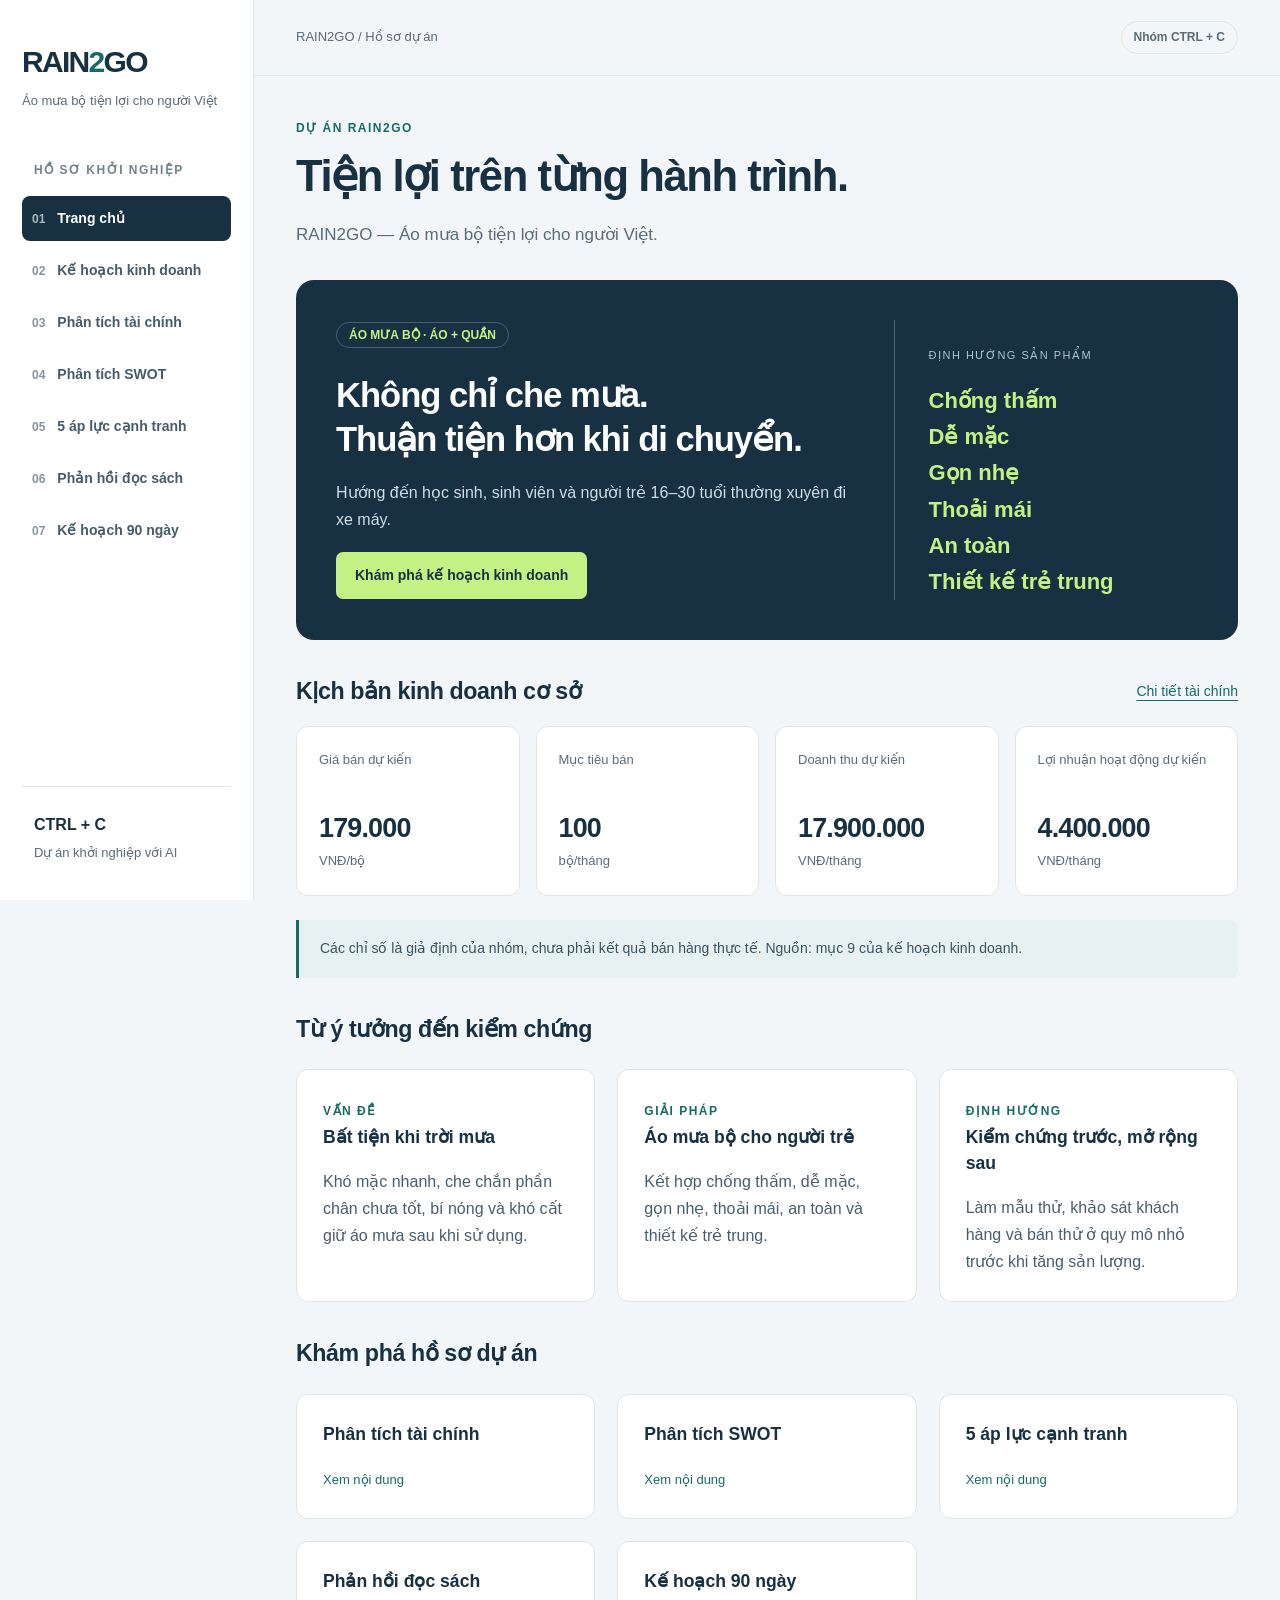
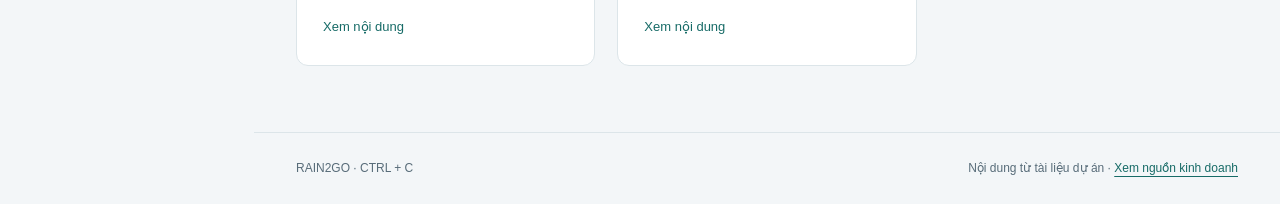
<file: index.html>
<!doctype html><html lang="vi"><head><meta charset="utf-8"><meta name="viewport" content="width=device-width,initial-scale=1"><meta name="description" content="RAIN2GO — Áo mưa bộ tiện lợi cho người Việt."><title>Tiện lợi trên từng hành trình. · RAIN2GO</title><link rel="stylesheet" href="style.css"><link rel="icon" href="data:image/svg+xml,%3Csvg xmlns='http://www.w3.org/2000/svg' viewBox='0 0 32 32'%3E%3Crect width='32' height='32' rx='8' fill='%23153243'/%3E%3Ctext x='8' y='24' fill='%23b9ee73' font-size='24'%3ER%3C/text%3E%3C/svg%3E"></head><body><a class="skip" href="#main">Đến nội dung</a><aside class="sidebar"><a class="brand" href="index.html">RAIN<span>2</span>GO</a><p class="brand-caption">Áo mưa bộ tiện lợi cho người Việt</p><div class="nav-label">HỒ SƠ KHỞI NGHIỆP</div><nav aria-label="Điều hướng chính"><a href="index.html" aria-current="page"><span class="nav-num">01</span>Trang chủ</a><a href="business-plan.html" ><span class="nav-num">02</span>Kế hoạch kinh doanh</a><a href="financial-analysis.html" ><span class="nav-num">03</span>Phân tích tài chính</a><a href="swot.html" ><span class="nav-num">04</span>Phân tích SWOT</a><a href="five-forces.html" ><span class="nav-num">05</span>5 áp lực cạnh tranh</a><a href="reflections.html" ><span class="nav-num">06</span>Phản hồi đọc sách</a><a href="action-plan.html" ><span class="nav-num">07</span>Kế hoạch 90 ngày</a></nav><div class="sidebar-bottom"><strong>CTRL + C</strong><p>Dự án khởi nghiệp với AI</p></div></aside><div class="workspace"><header class="topbar"><span>RAIN2GO / Hồ sơ dự án</span><span class="pill">Nhóm CTRL + C</span></header><main id="main"><div class="page-heading"><p class="eyebrow">DỰ ÁN RAIN2GO</p><h1>Tiện lợi trên từng hành trình.</h1><p class="lead">RAIN2GO — Áo mưa bộ tiện lợi cho người Việt.</p></div><section class="hero"><div><span class="pill light">ÁO MƯA BỘ · ÁO + QUẦN</span><h2>Không chỉ che mưa.<br>Thuận tiện hơn khi di chuyển.</h2><p>Hướng đến học sinh, sinh viên và người trẻ 16–30 tuổi thường xuyên đi xe máy.</p><a class="button" href="business-plan.html">Khám phá kế hoạch kinh doanh</a></div><div class="hero-aside"><span>ĐỊNH HƯỚNG SẢN PHẨM</span><p>Chống thấm<br>Dễ mặc<br>Gọn nhẹ<br>Thoải mái<br>An toàn<br>Thiết kế trẻ trung</p></div></section><div class="section-title"><h2>Kịch bản kinh doanh cơ sở</h2><a href="financial-analysis.html">Chi tiết tài chính</a></div><div class="kpi-grid"><article class="kpi"><p>Giá bán dự kiến</p><strong>179.000</strong><span>VNĐ/bộ</span></article><article class="kpi"><p>Mục tiêu bán</p><strong>100</strong><span>bộ/tháng</span></article><article class="kpi"><p>Doanh thu dự kiến</p><strong>17.900.000</strong><span>VNĐ/tháng</span></article><article class="kpi"><p>Lợi nhuận hoạt động dự kiến</p><strong>4.400.000</strong><span>VNĐ/tháng</span></article></div><div class="note">Các chỉ số là giả định của nhóm, chưa phải kết quả bán hàng thực tế. Nguồn: mục 9 của kế hoạch kinh doanh.</div><div class="section-title"><h2>Từ ý tưởng đến kiểm chứng</h2></div><div class="grid three"><article class="card"><span class="eyebrow">VẤN ĐỀ</span><h3>Bất tiện khi trời mưa</h3><p>Khó mặc nhanh, che chắn phần chân chưa tốt, bí nóng và khó cất giữ áo mưa sau khi sử dụng.</p></article><article class="card"><span class="eyebrow">GIẢI PHÁP</span><h3>Áo mưa bộ cho người trẻ</h3><p>Kết hợp chống thấm, dễ mặc, gọn nhẹ, thoải mái, an toàn và thiết kế trẻ trung.</p></article><article class="card"><span class="eyebrow">ĐỊNH HƯỚNG</span><h3>Kiểm chứng trước, mở rộng sau</h3><p>Làm mẫu thử, khảo sát khách hàng và bán thử ở quy mô nhỏ trước khi tăng sản lượng.</p></article></div><div class="section-title"><h2>Khám phá hồ sơ dự án</h2></div><div class="grid three"><a class="card route-card" href="financial-analysis.html"><h3>Phân tích tài chính</h3><span>Xem nội dung</span></a><a class="card route-card" href="swot.html"><h3>Phân tích SWOT</h3><span>Xem nội dung</span></a><a class="card route-card" href="five-forces.html"><h3>5 áp lực cạnh tranh</h3><span>Xem nội dung</span></a><a class="card route-card" href="reflections.html"><h3>Phản hồi đọc sách</h3><span>Xem nội dung</span></a><a class="card route-card" href="action-plan.html"><h3>Kế hoạch 90 ngày</h3><span>Xem nội dung</span></a></div></main><footer>RAIN2GO · CTRL + C <span>Nội dung từ tài liệu dự án · <a href="sources/business_plan.md">Xem nguồn kinh doanh</a></span></footer></div></body></html>
</file>
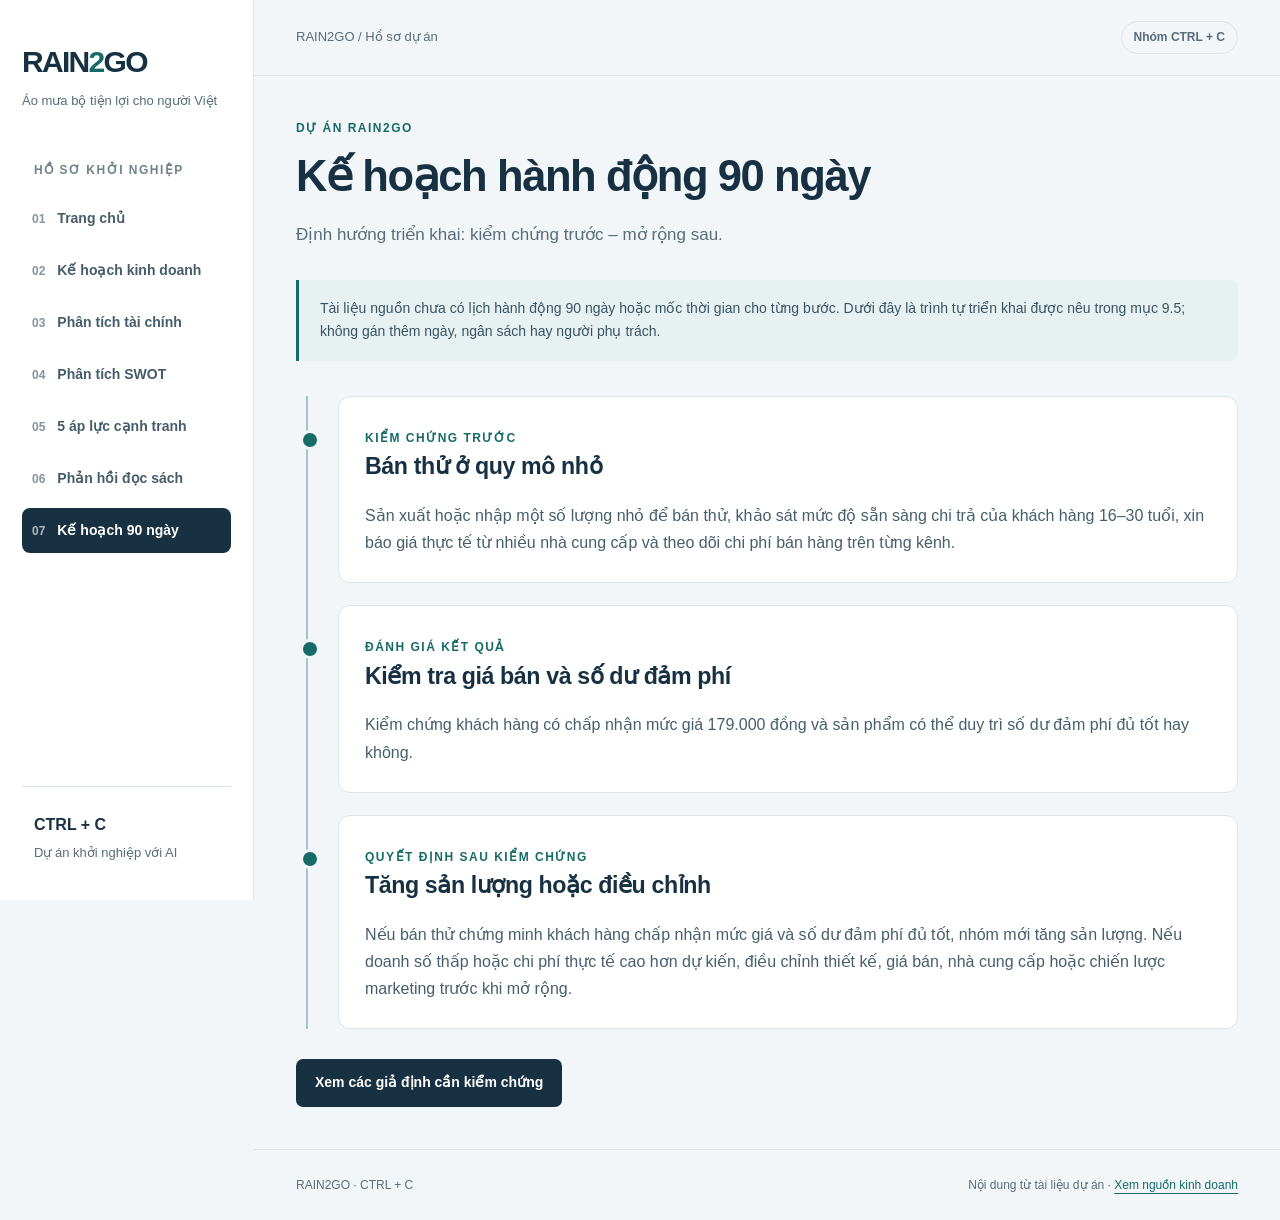
<file: action-plan.html>
<!doctype html><html lang="vi"><head><meta charset="utf-8"><meta name="viewport" content="width=device-width,initial-scale=1"><meta name="description" content="Định hướng triển khai: kiểm chứng trước – mở rộng sau."><title>Kế hoạch hành động 90 ngày · RAIN2GO</title><link rel="stylesheet" href="style.css"><link rel="icon" href="data:image/svg+xml,%3Csvg xmlns='http://www.w3.org/2000/svg' viewBox='0 0 32 32'%3E%3Crect width='32' height='32' rx='8' fill='%23153243'/%3E%3Ctext x='8' y='24' fill='%23b9ee73' font-size='24'%3ER%3C/text%3E%3C/svg%3E"></head><body><a class="skip" href="#main">Đến nội dung</a><aside class="sidebar"><a class="brand" href="index.html">RAIN<span>2</span>GO</a><p class="brand-caption">Áo mưa bộ tiện lợi cho người Việt</p><div class="nav-label">HỒ SƠ KHỞI NGHIỆP</div><nav aria-label="Điều hướng chính"><a href="index.html" ><span class="nav-num">01</span>Trang chủ</a><a href="business-plan.html" ><span class="nav-num">02</span>Kế hoạch kinh doanh</a><a href="financial-analysis.html" ><span class="nav-num">03</span>Phân tích tài chính</a><a href="swot.html" ><span class="nav-num">04</span>Phân tích SWOT</a><a href="five-forces.html" ><span class="nav-num">05</span>5 áp lực cạnh tranh</a><a href="reflections.html" ><span class="nav-num">06</span>Phản hồi đọc sách</a><a href="action-plan.html" aria-current="page"><span class="nav-num">07</span>Kế hoạch 90 ngày</a></nav><div class="sidebar-bottom"><strong>CTRL + C</strong><p>Dự án khởi nghiệp với AI</p></div></aside><div class="workspace"><header class="topbar"><span>RAIN2GO / Hồ sơ dự án</span><span class="pill">Nhóm CTRL + C</span></header><main id="main"><div class="page-heading"><p class="eyebrow">DỰ ÁN RAIN2GO</p><h1>Kế hoạch hành động 90 ngày</h1><p class="lead">Định hướng triển khai: kiểm chứng trước – mở rộng sau.</p></div><div class="note">Tài liệu nguồn chưa có lịch hành động 90 ngày hoặc mốc thời gian cho từng bước. Dưới đây là trình tự triển khai được nêu trong mục 9.5; không gán thêm ngày, ngân sách hay người phụ trách.</div><div class="timeline"><article class="card"><span class="eyebrow">KIỂM CHỨNG TRƯỚC</span><h2>Bán thử ở quy mô nhỏ</h2><p>Sản xuất hoặc nhập một số lượng nhỏ để bán thử, khảo sát mức độ sẵn sàng chi trả của khách hàng 16–30 tuổi, xin báo giá thực tế từ nhiều nhà cung cấp và theo dõi chi phí bán hàng trên từng kênh.</p></article><article class="card"><span class="eyebrow">ĐÁNH GIÁ KẾT QUẢ</span><h2>Kiểm tra giá bán và số dư đảm phí</h2><p>Kiểm chứng khách hàng có chấp nhận mức giá 179.000 đồng và sản phẩm có thể duy trì số dư đảm phí đủ tốt hay không.</p></article><article class="card"><span class="eyebrow">QUYẾT ĐỊNH SAU KIỂM CHỨNG</span><h2>Tăng sản lượng hoặc điều chỉnh</h2><p>Nếu bán thử chứng minh khách hàng chấp nhận mức giá và số dư đảm phí đủ tốt, nhóm mới tăng sản lượng. Nếu doanh số thấp hoặc chi phí thực tế cao hơn dự kiến, điều chỉnh thiết kế, giá bán, nhà cung cấp hoặc chiến lược marketing trước khi mở rộng.</p></article></div><a class="button dark" href="financial-analysis.html">Xem các giả định cần kiểm chứng</a></main><footer>RAIN2GO · CTRL + C <span>Nội dung từ tài liệu dự án · <a href="sources/business_plan.md">Xem nguồn kinh doanh</a></span></footer></div></body></html>
</file>
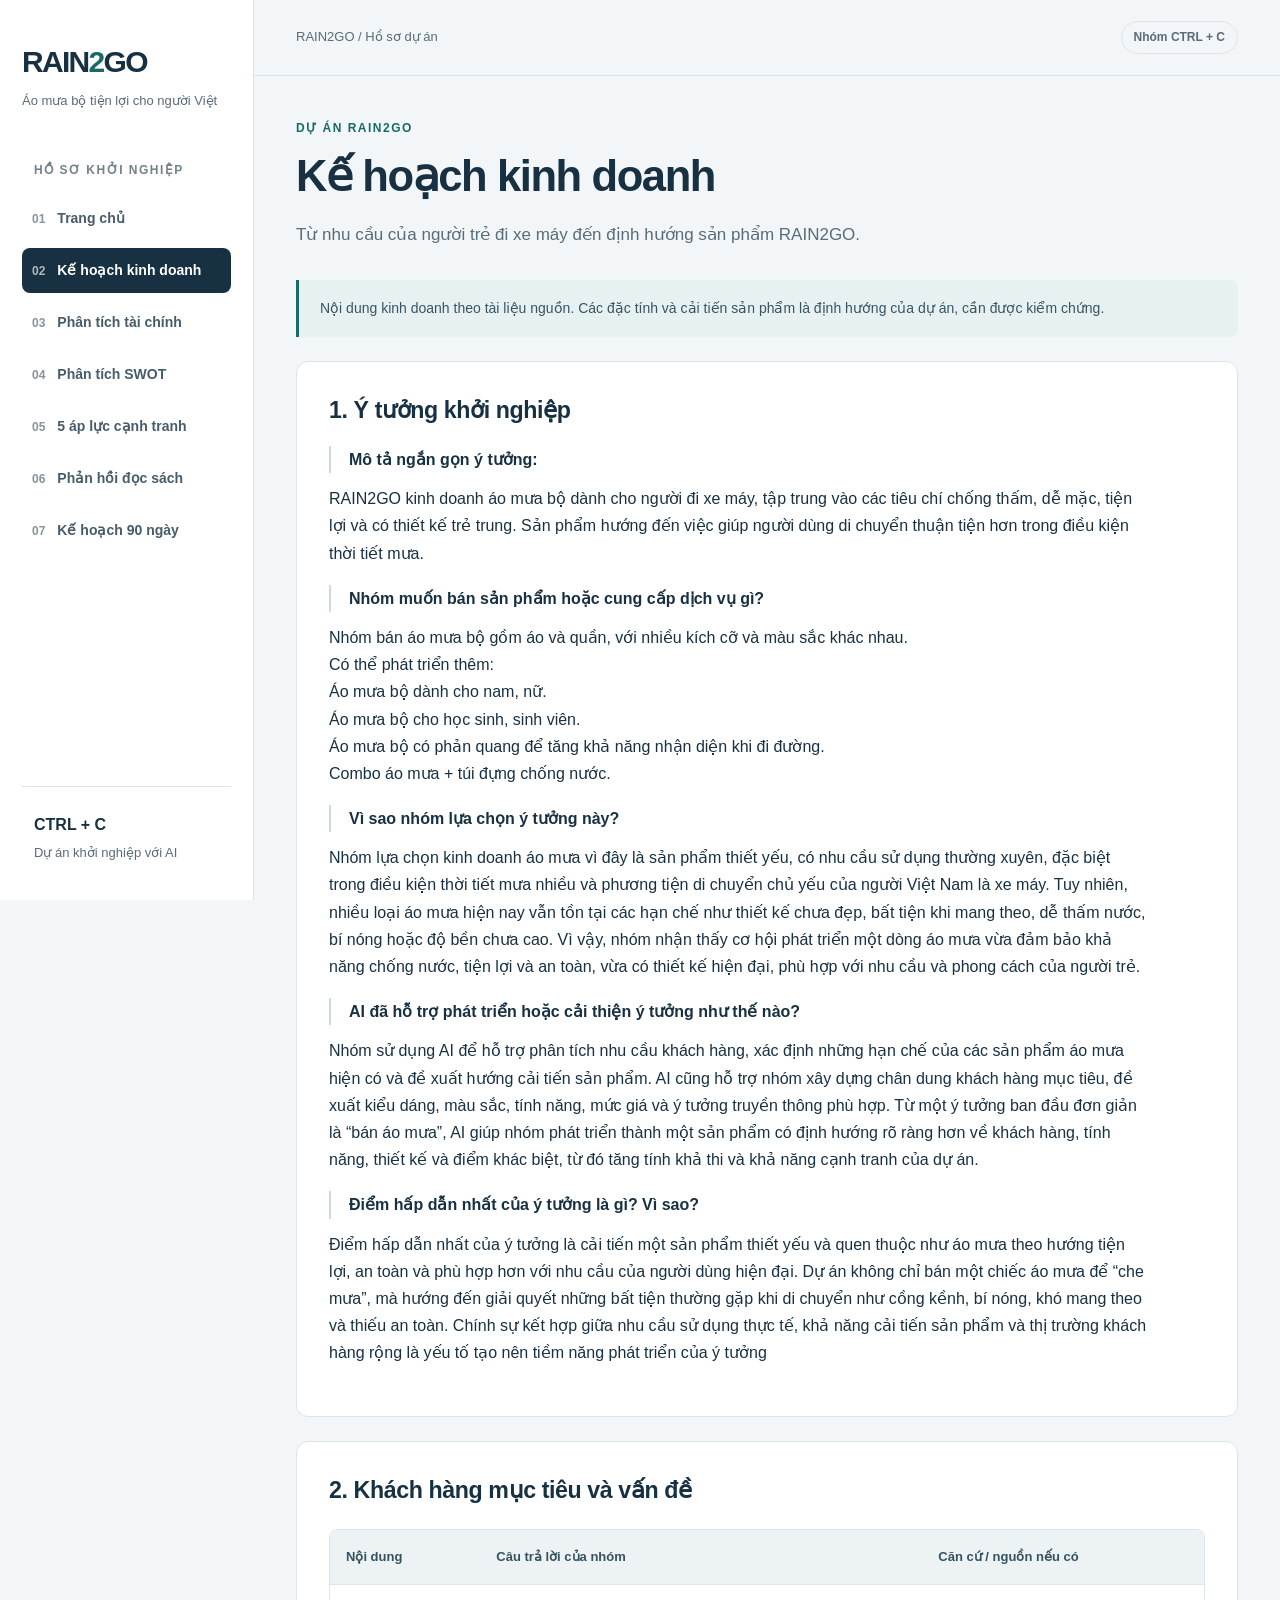
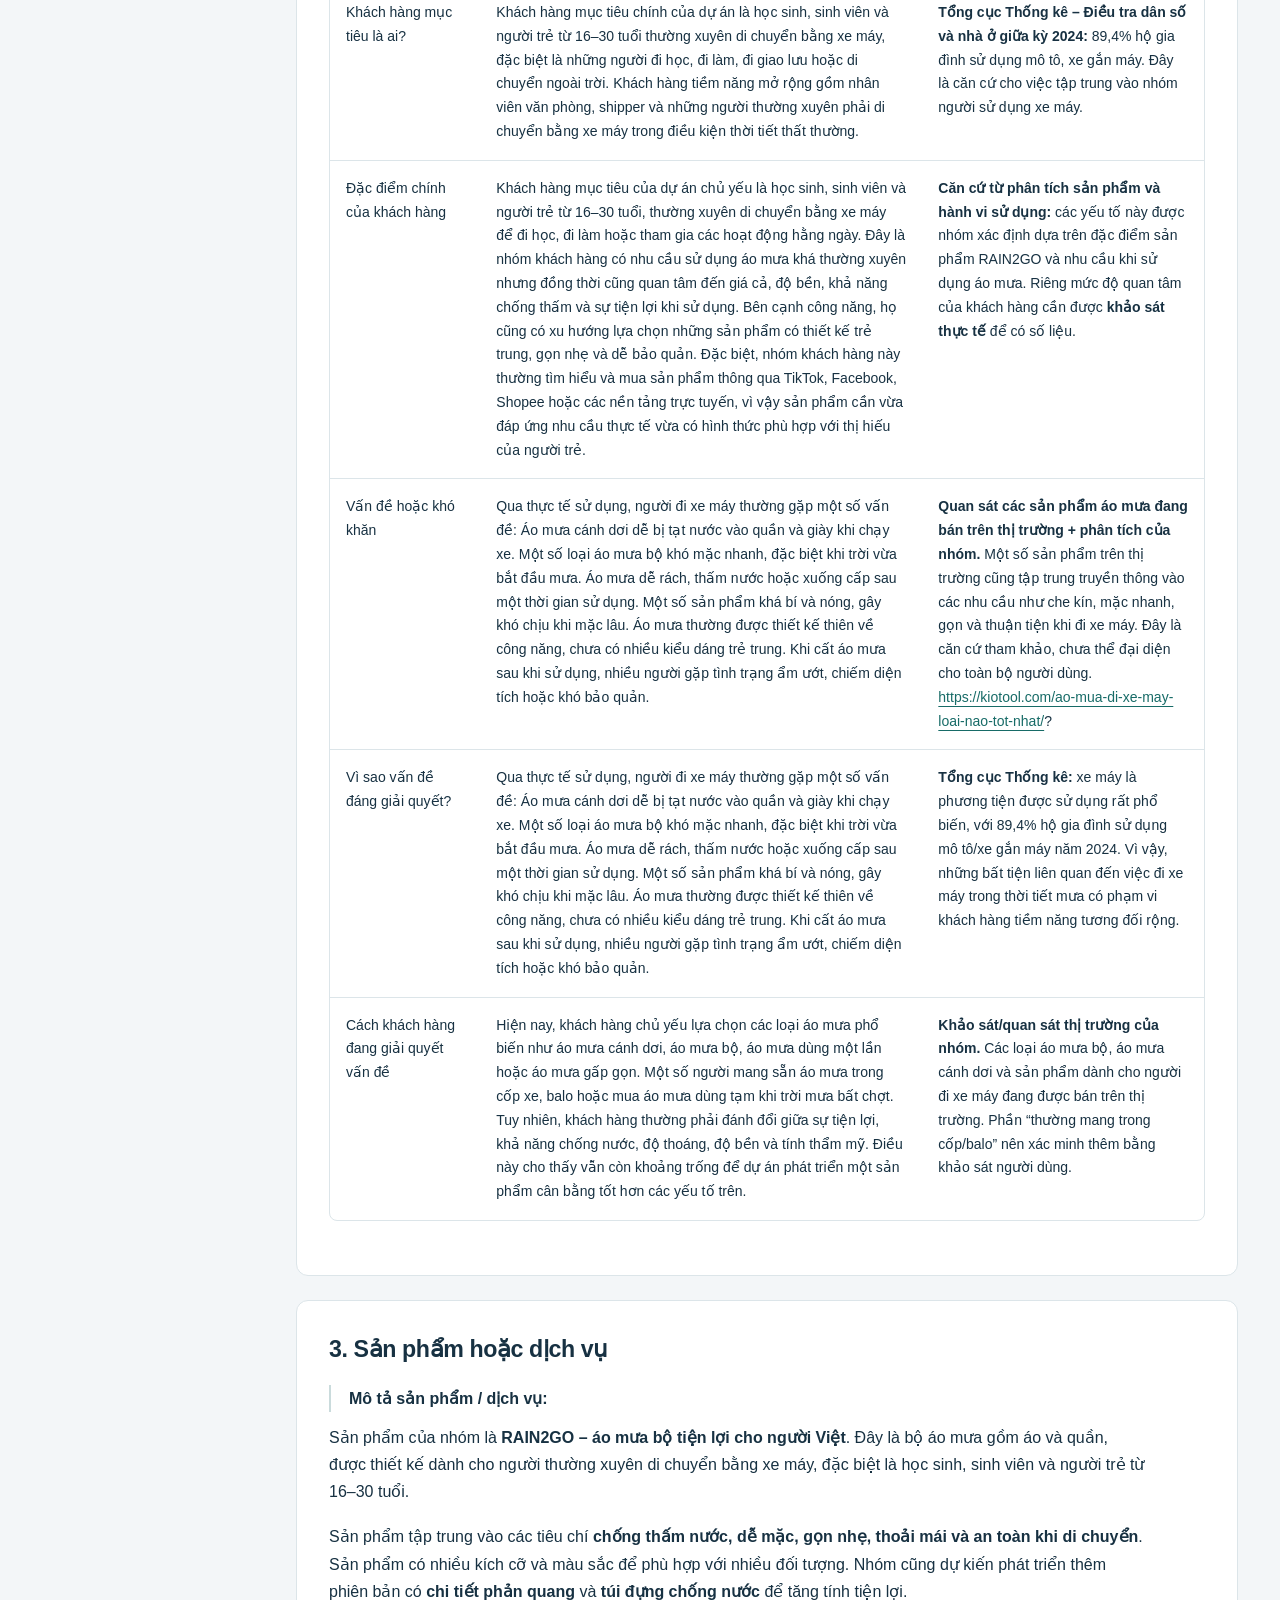
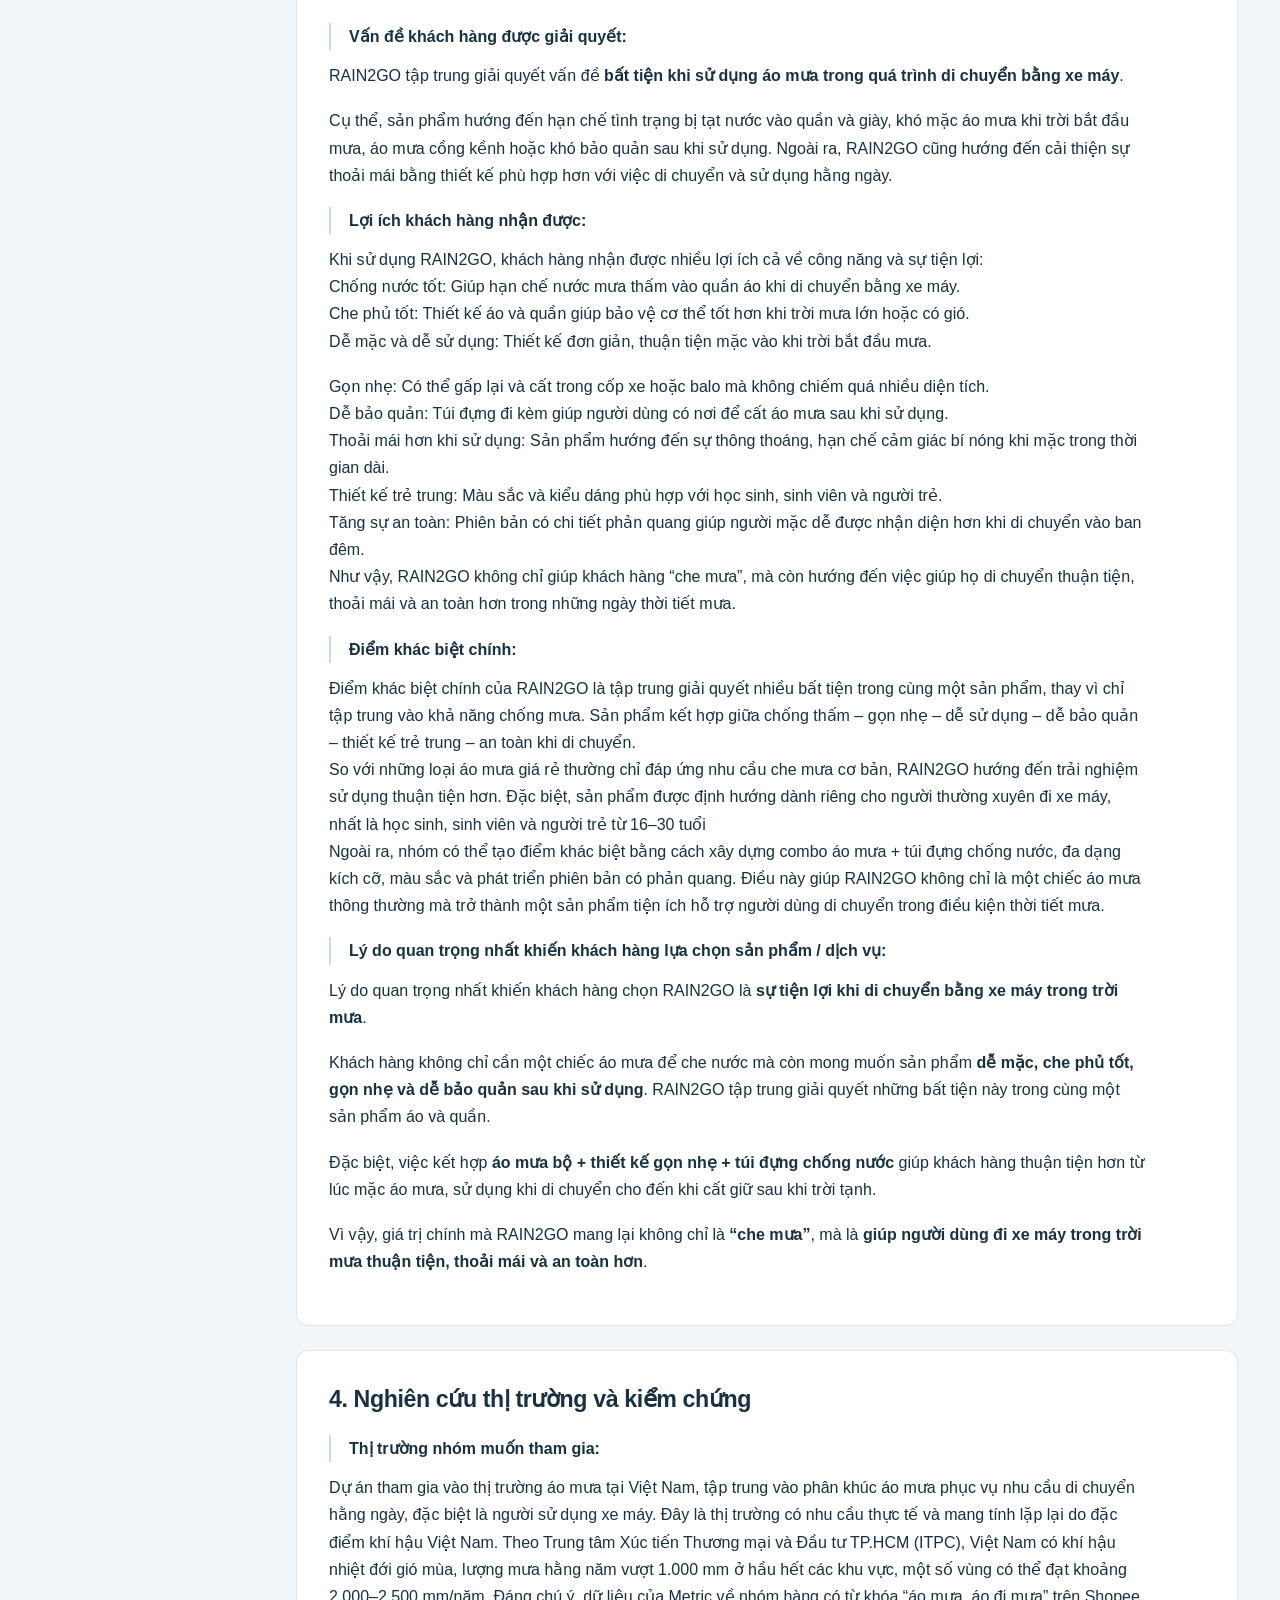
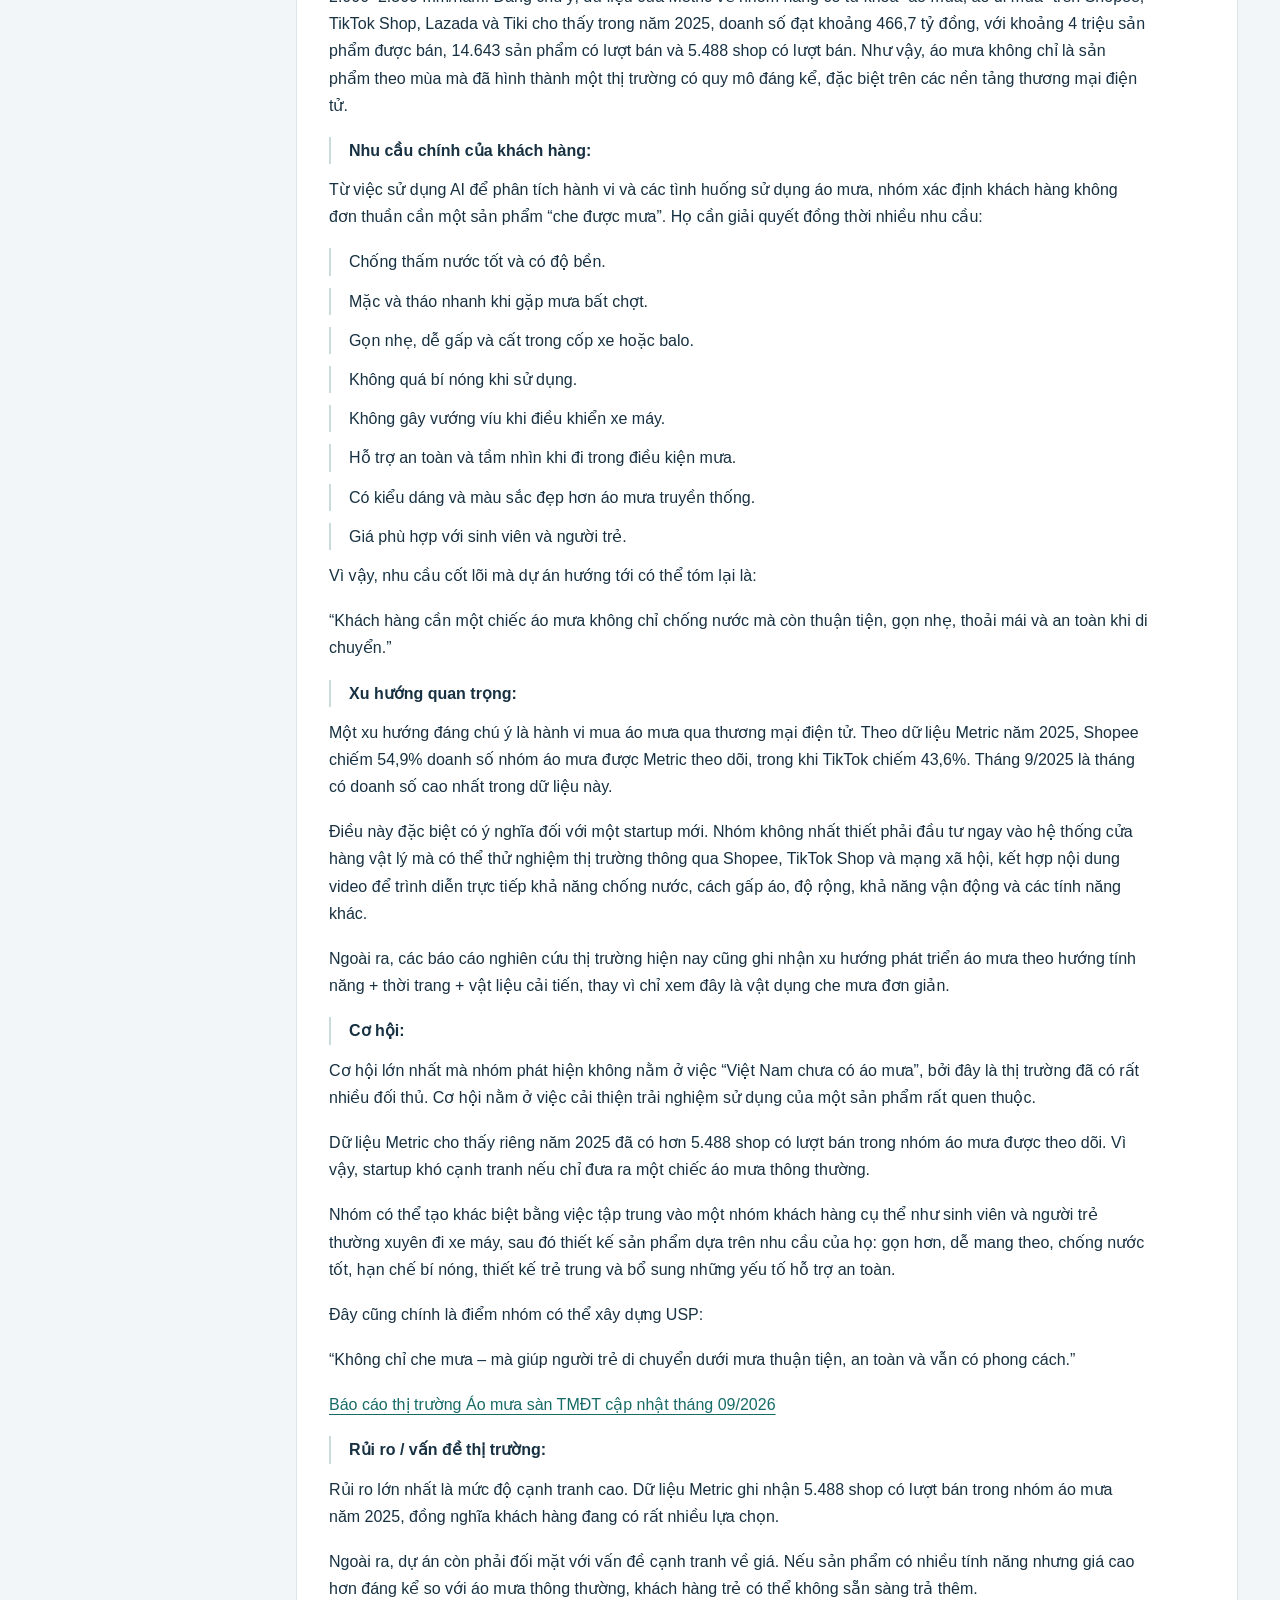
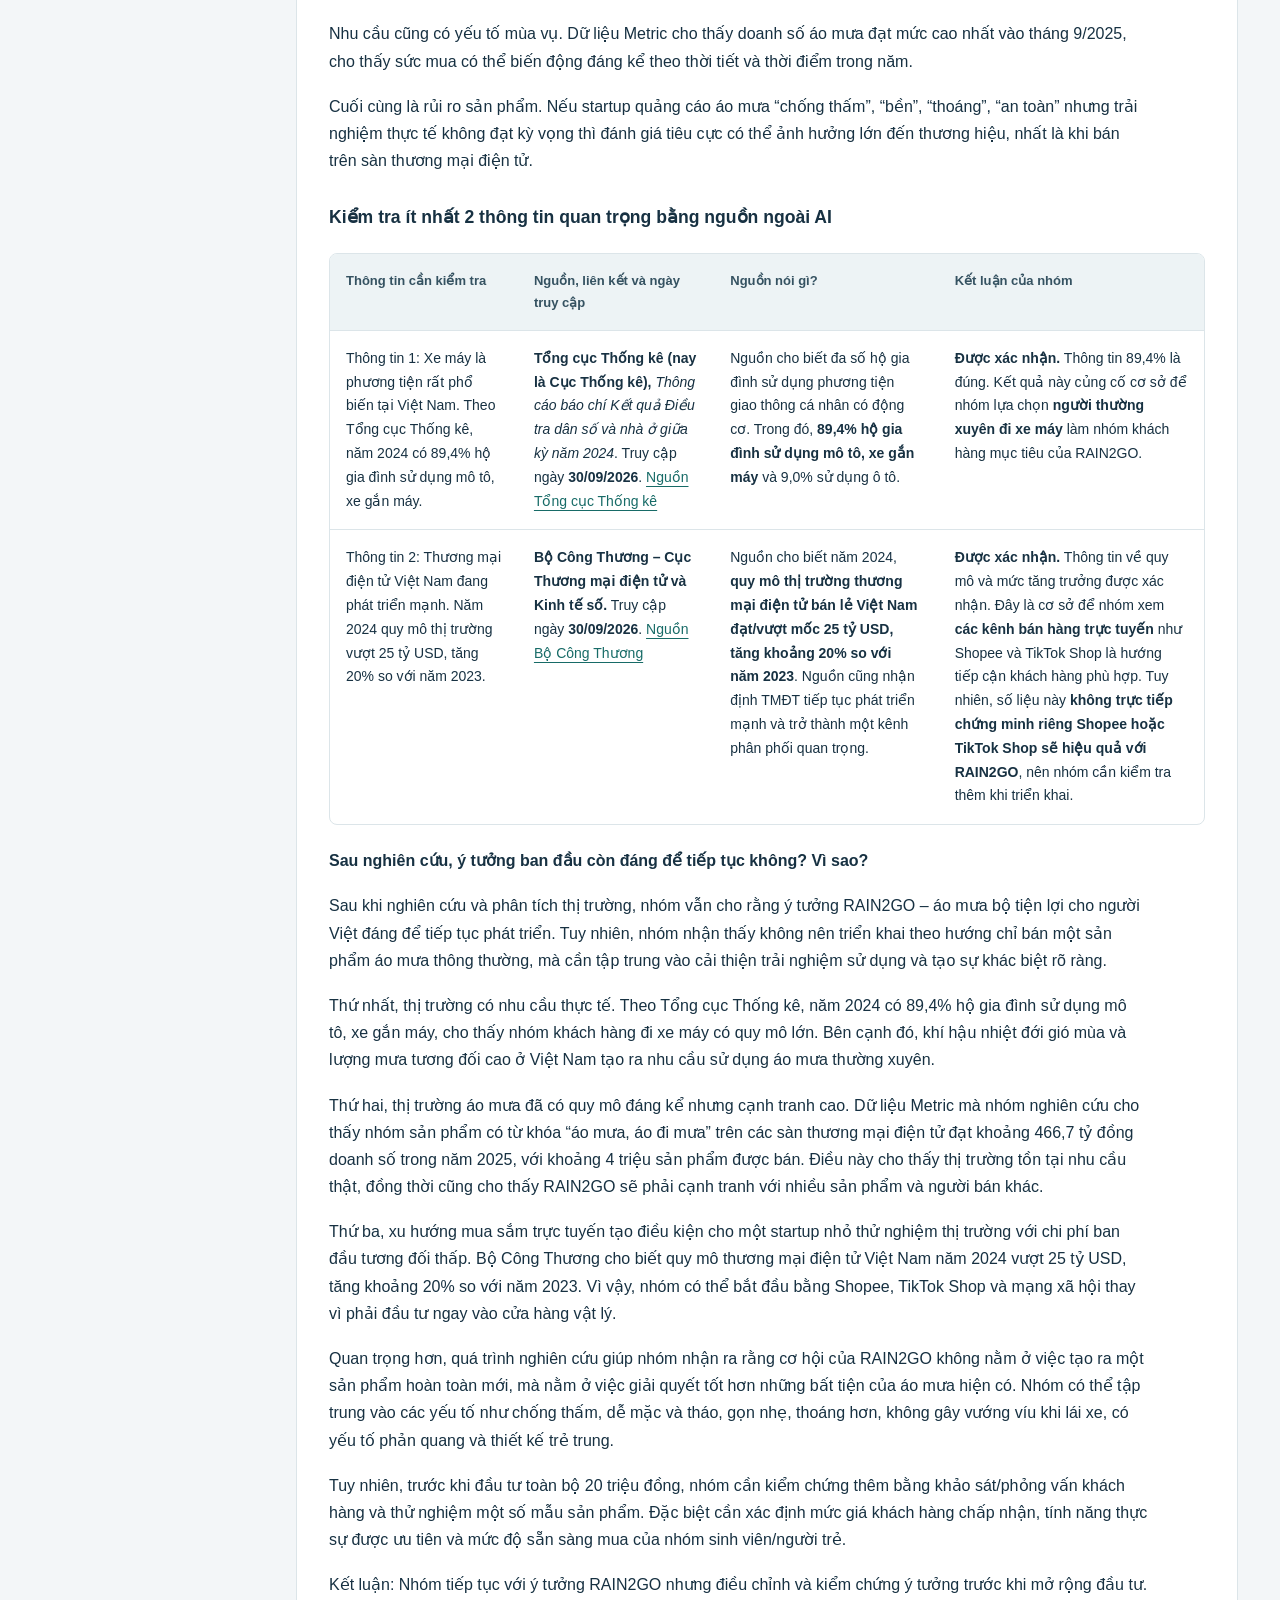
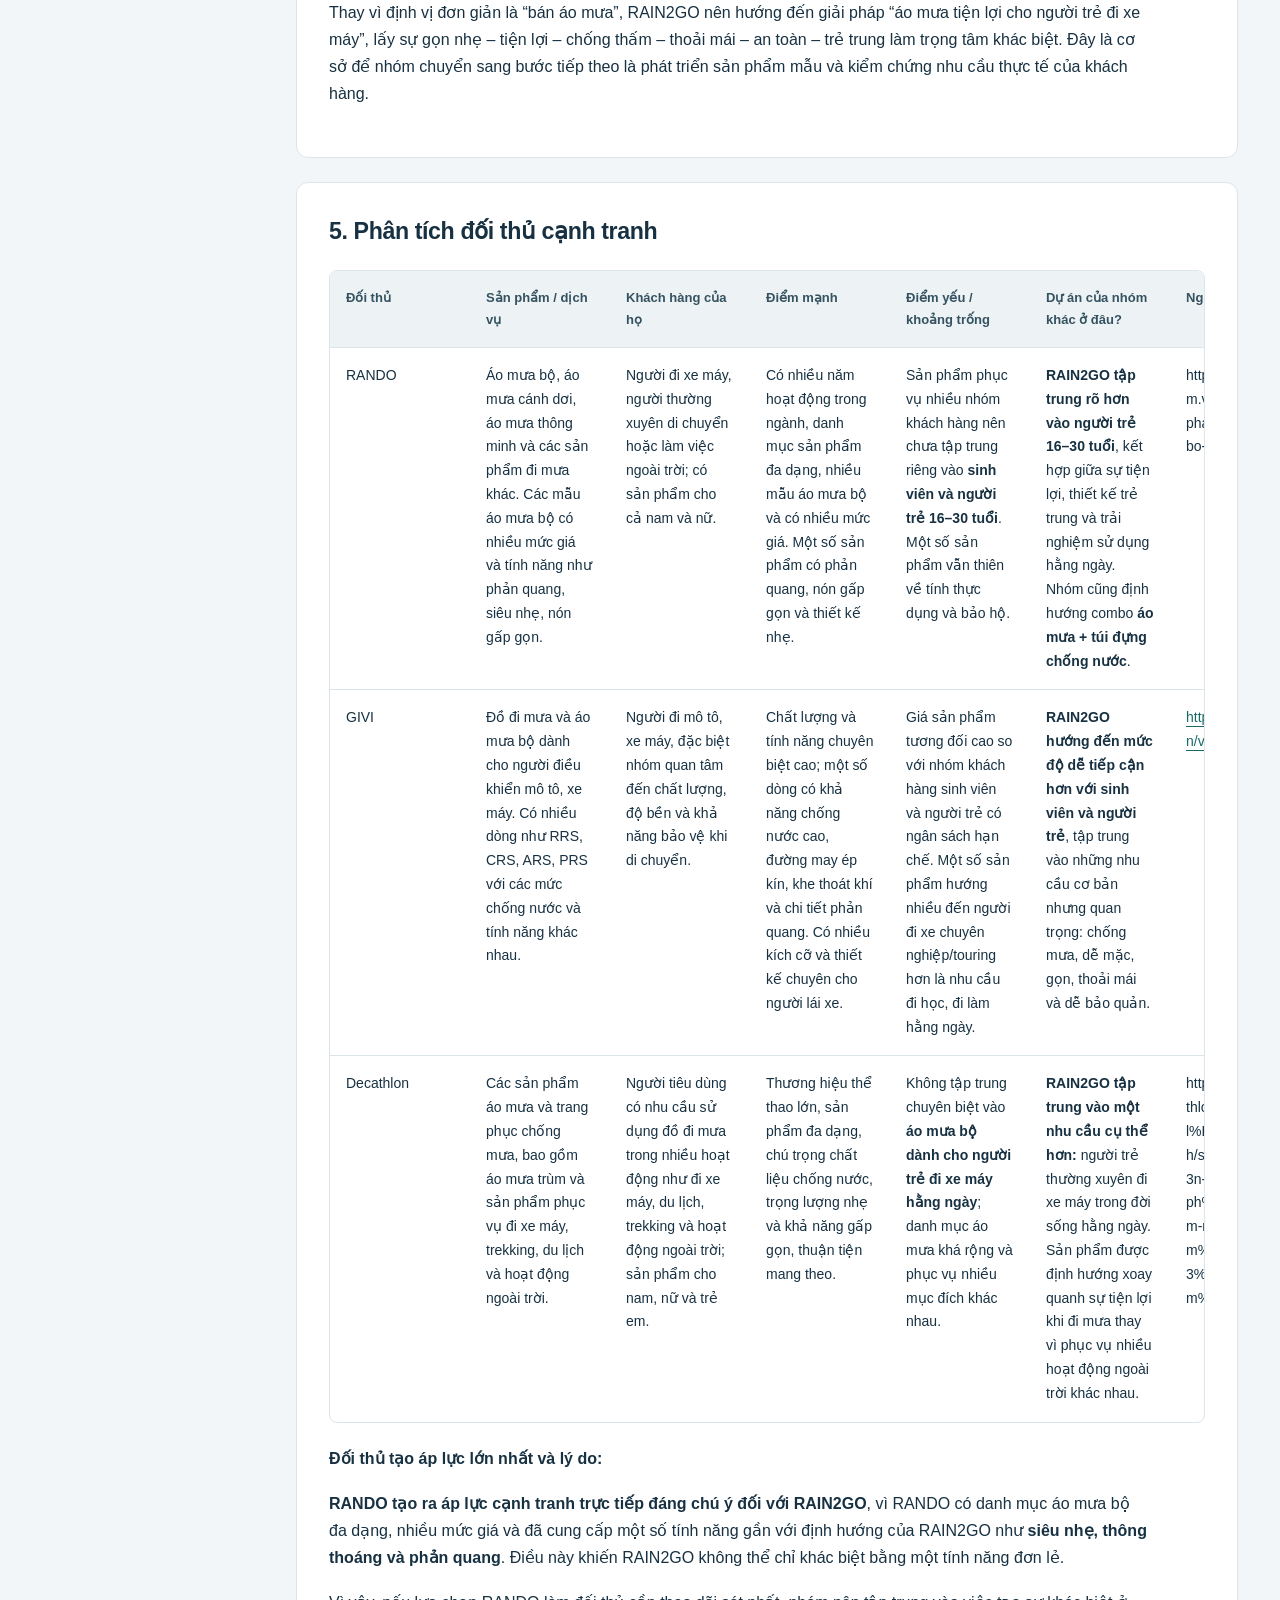
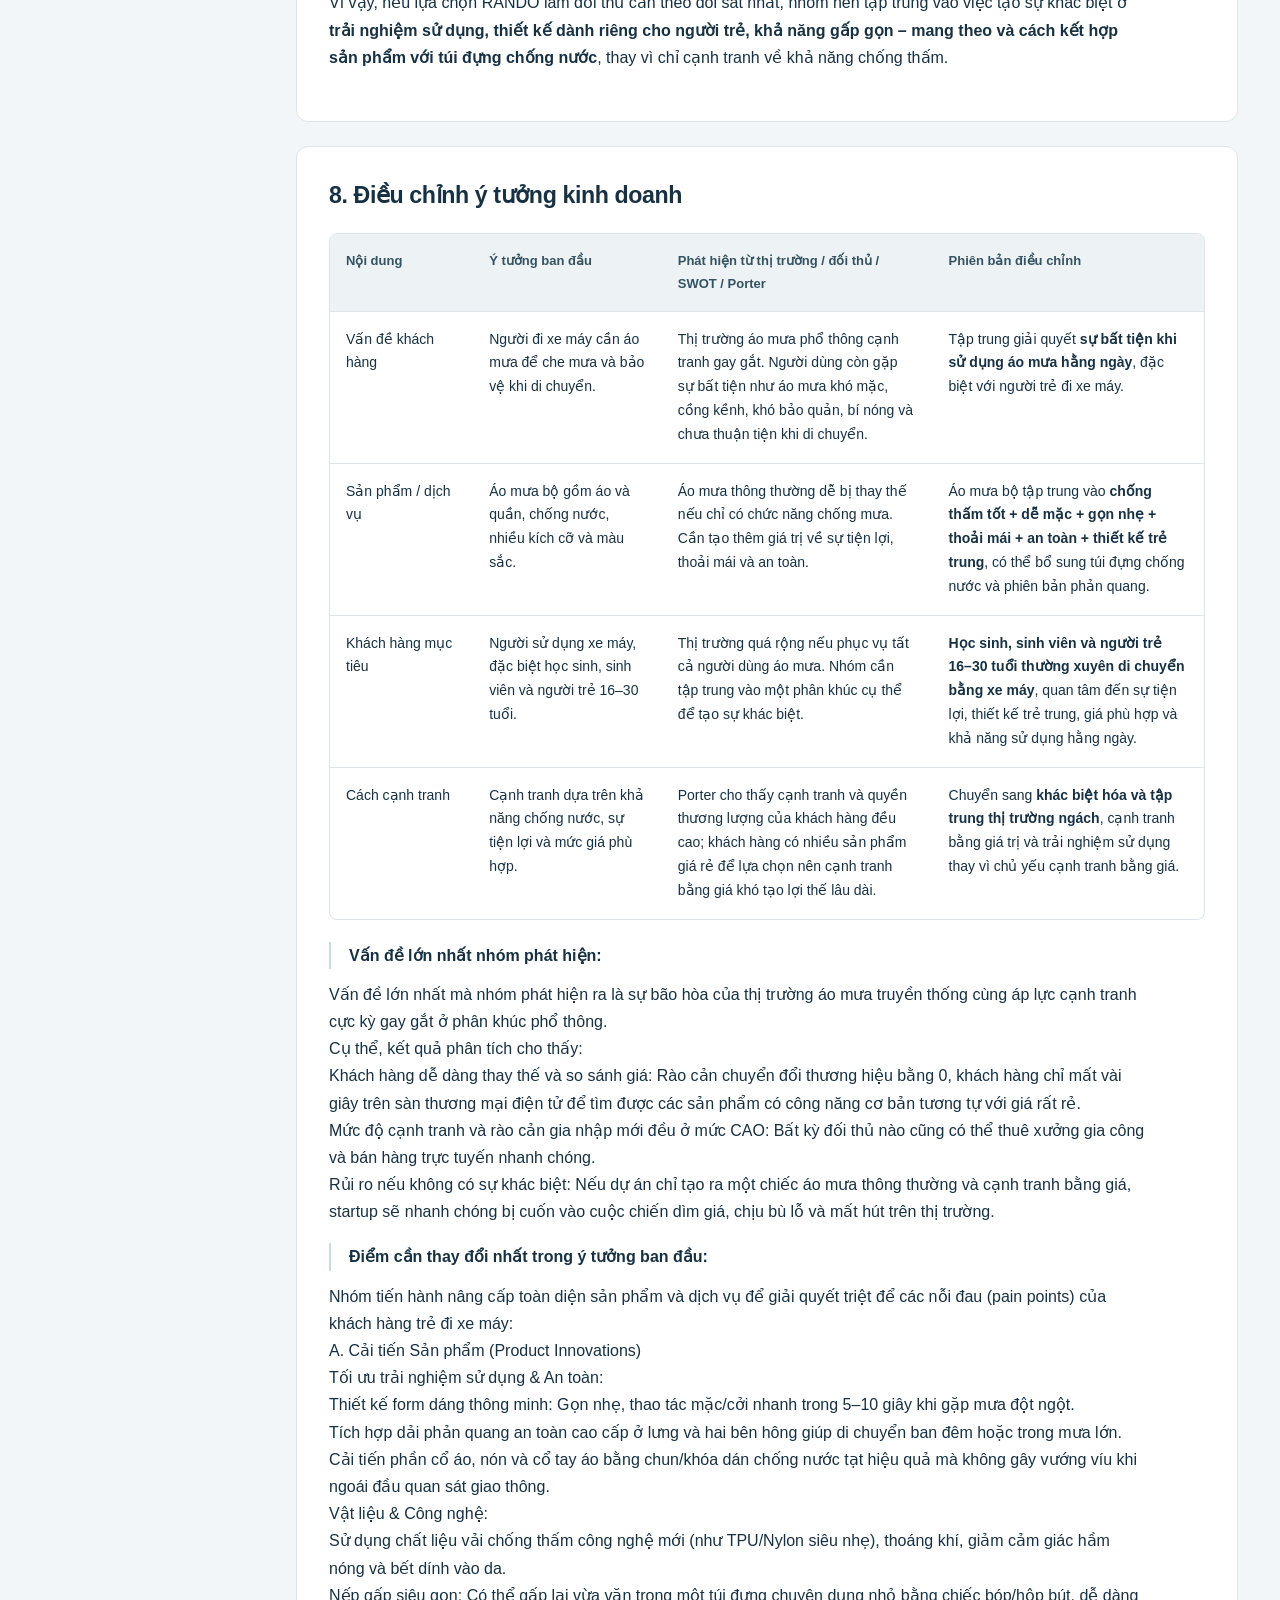
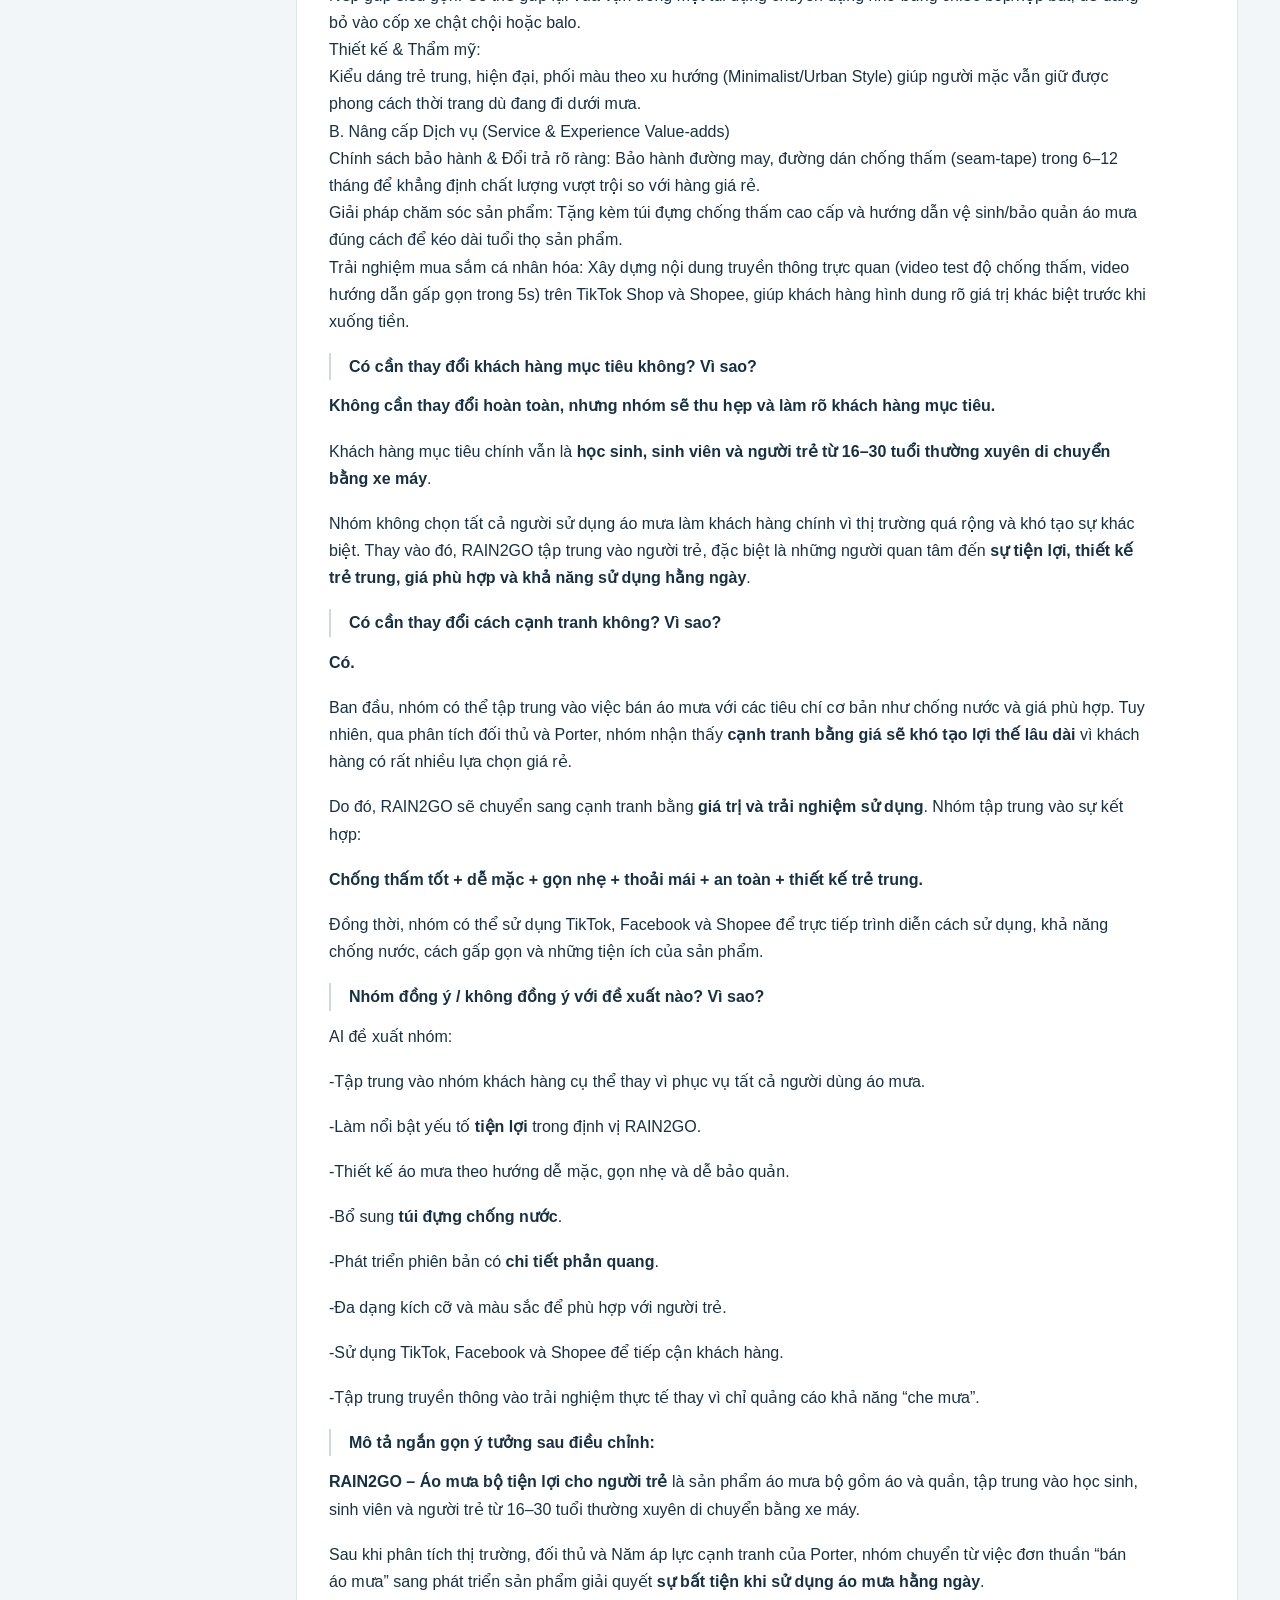
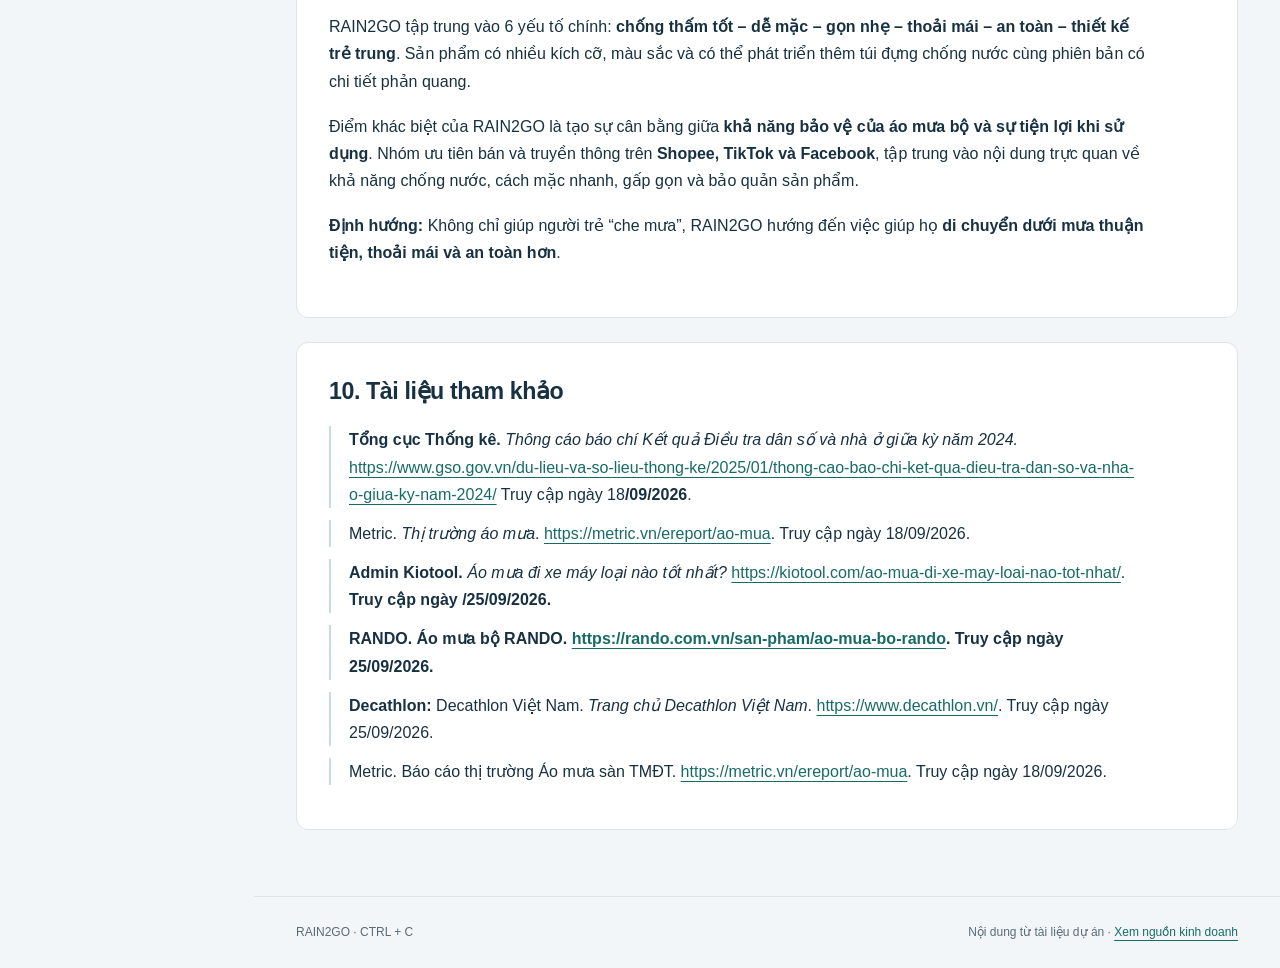
<file: business-plan.html>
<!doctype html><html lang="vi"><head><meta charset="utf-8"><meta name="viewport" content="width=device-width,initial-scale=1"><meta name="description" content="Từ nhu cầu của người trẻ đi xe máy đến định hướng sản phẩm RAIN2GO."><title>Kế hoạch kinh doanh · RAIN2GO</title><link rel="stylesheet" href="style.css"><link rel="icon" href="data:image/svg+xml,%3Csvg xmlns='http://www.w3.org/2000/svg' viewBox='0 0 32 32'%3E%3Crect width='32' height='32' rx='8' fill='%23153243'/%3E%3Ctext x='8' y='24' fill='%23b9ee73' font-size='24'%3ER%3C/text%3E%3C/svg%3E"></head><body><a class="skip" href="#main">Đến nội dung</a><aside class="sidebar"><a class="brand" href="index.html">RAIN<span>2</span>GO</a><p class="brand-caption">Áo mưa bộ tiện lợi cho người Việt</p><div class="nav-label">HỒ SƠ KHỞI NGHIỆP</div><nav aria-label="Điều hướng chính"><a href="index.html" ><span class="nav-num">01</span>Trang chủ</a><a href="business-plan.html" aria-current="page"><span class="nav-num">02</span>Kế hoạch kinh doanh</a><a href="financial-analysis.html" ><span class="nav-num">03</span>Phân tích tài chính</a><a href="swot.html" ><span class="nav-num">04</span>Phân tích SWOT</a><a href="five-forces.html" ><span class="nav-num">05</span>5 áp lực cạnh tranh</a><a href="reflections.html" ><span class="nav-num">06</span>Phản hồi đọc sách</a><a href="action-plan.html" ><span class="nav-num">07</span>Kế hoạch 90 ngày</a></nav><div class="sidebar-bottom"><strong>CTRL + C</strong><p>Dự án khởi nghiệp với AI</p></div></aside><div class="workspace"><header class="topbar"><span>RAIN2GO / Hồ sơ dự án</span><span class="pill">Nhóm CTRL + C</span></header><main id="main"><div class="page-heading"><p class="eyebrow">DỰ ÁN RAIN2GO</p><h1>Kế hoạch kinh doanh</h1><p class="lead">Từ nhu cầu của người trẻ đi xe máy đến định hướng sản phẩm RAIN2GO.</p></div><div class="note">Nội dung kinh doanh theo tài liệu nguồn. Các đặc tính và cải tiến sản phẩm là định hướng của dự án, cần được kiểm chứng.</div><section class="paper prose"><h2>1. Ý tưởng khởi nghiệp</h2><p class="list-line"><strong>Mô tả ngắn gọn ý tưởng:</strong></p><p>RAIN2GO kinh doanh áo mưa bộ dành cho người đi xe máy, tập trung vào các tiêu chí chống thấm, dễ mặc, tiện lợi và có thiết kế trẻ trung. Sản phẩm hướng đến việc giúp người dùng di chuyển thuận tiện hơn trong điều kiện thời tiết mưa.</p><p class="list-line"><strong>Nhóm muốn bán sản phẩm hoặc cung cấp dịch vụ gì?</strong></p><p>Nhóm bán áo mưa bộ gồm áo và quần, với nhiều kích cỡ và màu sắc khác nhau.<br>Có thể phát triển thêm:<br>Áo mưa bộ dành cho nam, nữ.<br>Áo mưa bộ cho học sinh, sinh viên.<br>Áo mưa bộ có phản quang để tăng khả năng nhận diện khi đi đường.<br>Combo áo mưa + túi đựng chống nước.</p><p class="list-line"><strong>Vì sao nhóm lựa chọn ý tưởng này?</strong></p><p>Nhóm lựa chọn kinh doanh áo mưa vì đây là sản phẩm thiết yếu, có nhu cầu sử dụng thường xuyên, đặc biệt trong điều kiện thời tiết mưa nhiều và phương tiện di chuyển chủ yếu của người Việt Nam là xe máy. Tuy nhiên, nhiều loại áo mưa hiện nay vẫn tồn tại các hạn chế như thiết kế chưa đẹp, bất tiện khi mang theo, dễ thấm nước, bí nóng hoặc độ bền chưa cao. Vì vậy, nhóm nhận thấy cơ hội phát triển một dòng áo mưa vừa đảm bảo khả năng chống nước, tiện lợi và an toàn, vừa có thiết kế hiện đại, phù hợp với nhu cầu và phong cách của người trẻ.</p><p class="list-line"><strong>AI đã hỗ trợ phát triển hoặc cải thiện ý tưởng như thế nào?</strong></p><p>Nhóm sử dụng AI để hỗ trợ phân tích nhu cầu khách hàng, xác định những hạn chế của các sản phẩm áo mưa hiện có và đề xuất hướng cải tiến sản phẩm. AI cũng hỗ trợ nhóm xây dựng chân dung khách hàng mục tiêu, đề xuất kiểu dáng, màu sắc, tính năng, mức giá và ý tưởng truyền thông phù hợp. Từ một ý tưởng ban đầu đơn giản là “bán áo mưa”, AI giúp nhóm phát triển thành một sản phẩm có định hướng rõ ràng hơn về khách hàng, tính năng, thiết kế và điểm khác biệt, từ đó tăng tính khả thi và khả năng cạnh tranh của dự án.</p><p class="list-line"><strong>Điểm hấp dẫn nhất của ý tưởng là gì? Vì sao?</strong></p><p>Điểm hấp dẫn nhất của ý tưởng là cải tiến một sản phẩm thiết yếu và quen thuộc như áo mưa theo hướng tiện lợi, an toàn và phù hợp hơn với nhu cầu của người dùng hiện đại. Dự án không chỉ bán một chiếc áo mưa để “che mưa”, mà hướng đến giải quyết những bất tiện thường gặp khi di chuyển như cồng kềnh, bí nóng, khó mang theo và thiếu an toàn. Chính sự kết hợp giữa nhu cầu sử dụng thực tế, khả năng cải tiến sản phẩm và thị trường khách hàng rộng là yếu tố tạo nên tiềm năng phát triển của ý tưởng</p></section><section class="paper prose"><h2>2. Khách hàng mục tiêu và vấn đề</h2><div class="table-wrap"><table><tr><th>Nội dung</th><th>Câu trả lời của nhóm</th><th>Căn cứ / nguồn nếu có</th></tr><tr><td>Khách hàng mục tiêu là ai?</td><td>Khách hàng mục tiêu chính của dự án là học sinh, sinh viên và người trẻ từ 16–30 tuổi thường xuyên di chuyển bằng xe máy, đặc biệt là những người đi học, đi làm, đi giao lưu hoặc di chuyển ngoài trời. Khách hàng tiềm năng mở rộng gồm nhân viên văn phòng, shipper và những người thường xuyên phải di chuyển bằng xe máy trong điều kiện thời tiết thất thường.</td><td><strong>Tổng cục Thống kê – Điều tra dân số và nhà ở giữa kỳ 2024:</strong> 89,4% hộ gia đình sử dụng mô tô, xe gắn máy. Đây là căn cứ cho việc tập trung vào nhóm người sử dụng xe máy.</td></tr><tr><td>Đặc điểm chính của khách hàng</td><td>Khách hàng mục tiêu của dự án chủ yếu là học sinh, sinh viên và người trẻ từ 16–30 tuổi, thường xuyên di chuyển bằng xe máy để đi học, đi làm hoặc tham gia các hoạt động hằng ngày. Đây là nhóm khách hàng có nhu cầu sử dụng áo mưa khá thường xuyên nhưng đồng thời cũng quan tâm đến giá cả, độ bền, khả năng chống thấm và sự tiện lợi khi sử dụng. Bên cạnh công năng, họ cũng có xu hướng lựa chọn những sản phẩm có thiết kế trẻ trung, gọn nhẹ và dễ bảo quản. Đặc biệt, nhóm khách hàng này thường tìm hiểu và mua sản phẩm thông qua TikTok, Facebook, Shopee hoặc các nền tảng trực tuyến, vì vậy sản phẩm cần vừa đáp ứng nhu cầu thực tế vừa có hình thức phù hợp với thị hiếu của người trẻ.</td><td><strong>Căn cứ từ phân tích sản phẩm và hành vi sử dụng:</strong> các yếu tố này được nhóm xác định dựa trên đặc điểm sản phẩm RAIN2GO và nhu cầu khi sử dụng áo mưa. Riêng mức độ quan tâm của khách hàng cần được <strong>khảo sát thực tế</strong> để có số liệu.</td></tr><tr><td>Vấn đề hoặc khó khăn</td><td>Qua thực tế sử dụng, người đi xe máy thường gặp một số vấn đề: Áo mưa cánh dơi dễ bị tạt nước vào quần và giày khi chạy xe. Một số loại áo mưa bộ khó mặc nhanh, đặc biệt khi trời vừa bắt đầu mưa. Áo mưa dễ rách, thấm nước hoặc xuống cấp sau một thời gian sử dụng. Một số sản phẩm khá bí và nóng, gây khó chịu khi mặc lâu. Áo mưa thường được thiết kế thiên về công năng, chưa có nhiều kiểu dáng trẻ trung. Khi cất áo mưa sau khi sử dụng, nhiều người gặp tình trạng ẩm ướt, chiếm diện tích hoặc khó bảo quản.</td><td><strong>Quan sát các sản phẩm áo mưa đang bán trên thị trường + phân tích của nhóm.</strong> Một số sản phẩm trên thị trường cũng tập trung truyền thông vào các nhu cầu như che kín, mặc nhanh, gọn và thuận tiện khi đi xe máy. Đây là căn cứ tham khảo, chưa thể đại diện cho toàn bộ người dùng. <a href="https://kiotool.com/ao-mua-di-xe-may-loai-nao-tot-nhat/">https://kiotool.com/ao-mua-di-xe-may-loai-nao-tot-nhat/</a>?</td></tr><tr><td>Vì sao vấn đề đáng giải quyết?</td><td>Qua thực tế sử dụng, người đi xe máy thường gặp một số vấn đề: Áo mưa cánh dơi dễ bị tạt nước vào quần và giày khi chạy xe. Một số loại áo mưa bộ khó mặc nhanh, đặc biệt khi trời vừa bắt đầu mưa. Áo mưa dễ rách, thấm nước hoặc xuống cấp sau một thời gian sử dụng. Một số sản phẩm khá bí và nóng, gây khó chịu khi mặc lâu. Áo mưa thường được thiết kế thiên về công năng, chưa có nhiều kiểu dáng trẻ trung. Khi cất áo mưa sau khi sử dụng, nhiều người gặp tình trạng ẩm ướt, chiếm diện tích hoặc khó bảo quản.</td><td><strong>Tổng cục Thống kê:</strong> xe máy là phương tiện được sử dụng rất phổ biến, với 89,4% hộ gia đình sử dụng mô tô/xe gắn máy năm 2024. Vì vậy, những bất tiện liên quan đến việc đi xe máy trong thời tiết mưa có phạm vi khách hàng tiềm năng tương đối rộng.</td></tr><tr><td>Cách khách hàng đang giải quyết vấn đề</td><td>Hiện nay, khách hàng chủ yếu lựa chọn các loại áo mưa phổ biến như áo mưa cánh dơi, áo mưa bộ, áo mưa dùng một lần hoặc áo mưa gấp gọn. Một số người mang sẵn áo mưa trong cốp xe, balo hoặc mua áo mưa dùng tạm khi trời mưa bất chợt. Tuy nhiên, khách hàng thường phải đánh đổi giữa sự tiện lợi, khả năng chống nước, độ thoáng, độ bền và tính thẩm mỹ. Điều này cho thấy vẫn còn khoảng trống để dự án phát triển một sản phẩm cân bằng tốt hơn các yếu tố trên.</td><td><strong>Khảo sát/quan sát thị trường của nhóm.</strong> Các loại áo mưa bộ, áo mưa cánh dơi và sản phẩm dành cho người đi xe máy đang được bán trên thị trường. Phần “thường mang trong cốp/balo” nên xác minh thêm bằng khảo sát người dùng.</td></tr></table></div></section><section class="paper prose"><h2>3. Sản phẩm hoặc dịch vụ</h2><p class="list-line"><strong>Mô tả sản phẩm / dịch vụ:</strong></p><p>Sản phẩm của nhóm là <strong>RAIN2GO – áo mưa bộ tiện lợi cho người Việt</strong>. Đây là bộ áo mưa gồm áo và quần, được thiết kế dành cho người thường xuyên di chuyển bằng xe máy, đặc biệt là học sinh, sinh viên và người trẻ từ 16–30 tuổi.</p><p>Sản phẩm tập trung vào các tiêu chí <strong>chống thấm nước, dễ mặc, gọn nhẹ, thoải mái và an toàn khi di chuyển</strong>. Sản phẩm có nhiều kích cỡ và màu sắc để phù hợp với nhiều đối tượng. Nhóm cũng dự kiến phát triển thêm phiên bản có <strong>chi tiết phản quang</strong> và <strong>túi đựng chống nước</strong> để tăng tính tiện lợi.</p><p class="list-line"><strong>Vấn đề khách hàng được giải quyết:</strong></p><p>RAIN2GO tập trung giải quyết vấn đề <strong>bất tiện khi sử dụng áo mưa trong quá trình di chuyển bằng xe máy</strong>.</p><p>Cụ thể, sản phẩm hướng đến hạn chế tình trạng bị tạt nước vào quần và giày, khó mặc áo mưa khi trời bắt đầu mưa, áo mưa cồng kềnh hoặc khó bảo quản sau khi sử dụng. Ngoài ra, RAIN2GO cũng hướng đến cải thiện sự thoải mái bằng thiết kế phù hợp hơn với việc di chuyển và sử dụng hằng ngày.</p><p class="list-line"><strong>Lợi ích khách hàng nhận được:</strong></p><p>Khi sử dụng RAIN2GO, khách hàng nhận được nhiều lợi ích cả về công năng và sự tiện lợi:<br>Chống nước tốt: Giúp hạn chế nước mưa thấm vào quần áo khi di chuyển bằng xe máy.<br>Che phủ tốt: Thiết kế áo và quần giúp bảo vệ cơ thể tốt hơn khi trời mưa lớn hoặc có gió.<br>Dễ mặc và dễ sử dụng: Thiết kế đơn giản, thuận tiện mặc vào khi trời bắt đầu mưa.</p><p>Gọn nhẹ: Có thể gấp lại và cất trong cốp xe hoặc balo mà không chiếm quá nhiều diện tích.<br>Dễ bảo quản: Túi đựng đi kèm giúp người dùng có nơi để cất áo mưa sau khi sử dụng.<br>Thoải mái hơn khi sử dụng: Sản phẩm hướng đến sự thông thoáng, hạn chế cảm giác bí nóng khi mặc trong thời gian dài.<br>Thiết kế trẻ trung: Màu sắc và kiểu dáng phù hợp với học sinh, sinh viên và người trẻ.<br>Tăng sự an toàn: Phiên bản có chi tiết phản quang giúp người mặc dễ được nhận diện hơn khi di chuyển vào ban đêm.<br>Như vậy, RAIN2GO không chỉ giúp khách hàng “che mưa”, mà còn hướng đến việc giúp họ di chuyển thuận tiện, thoải mái và an toàn hơn trong những ngày thời tiết mưa.</p><p class="list-line"><strong>Điểm khác biệt chính:</strong></p><p>Điểm khác biệt chính của RAIN2GO là tập trung giải quyết nhiều bất tiện trong cùng một sản phẩm, thay vì chỉ tập trung vào khả năng chống mưa. Sản phẩm kết hợp giữa chống thấm – gọn nhẹ – dễ sử dụng – dễ bảo quản – thiết kế trẻ trung – an toàn khi di chuyển.<br>So với những loại áo mưa giá rẻ thường chỉ đáp ứng nhu cầu che mưa cơ bản, RAIN2GO hướng đến trải nghiệm sử dụng thuận tiện hơn. Đặc biệt, sản phẩm được định hướng dành riêng cho người thường xuyên đi xe máy, nhất là học sinh, sinh viên và người trẻ từ 16–30 tuổi<br>Ngoài ra, nhóm có thể tạo điểm khác biệt bằng cách xây dựng combo áo mưa + túi đựng chống nước, đa dạng kích cỡ, màu sắc và phát triển phiên bản có phản quang. Điều này giúp RAIN2GO không chỉ là một chiếc áo mưa thông thường mà trở thành một sản phẩm tiện ích hỗ trợ người dùng di chuyển trong điều kiện thời tiết mưa.</p><p class="list-line"><strong>Lý do quan trọng nhất khiến khách hàng lựa chọn sản phẩm / dịch vụ:</strong></p><p>Lý do quan trọng nhất khiến khách hàng chọn RAIN2GO là <strong>sự tiện lợi khi di chuyển bằng xe máy trong trời mưa</strong>.</p><p>Khách hàng không chỉ cần một chiếc áo mưa để che nước mà còn mong muốn sản phẩm <strong>dễ mặc, che phủ tốt, gọn nhẹ và dễ bảo quản sau khi sử dụng</strong>. RAIN2GO tập trung giải quyết những bất tiện này trong cùng một sản phẩm áo và quần.</p><p>Đặc biệt, việc kết hợp <strong>áo mưa bộ + thiết kế gọn nhẹ + túi đựng chống nước</strong> giúp khách hàng thuận tiện hơn từ lúc mặc áo mưa, sử dụng khi di chuyển cho đến khi cất giữ sau khi trời tạnh.</p><p>Vì vậy, giá trị chính mà RAIN2GO mang lại không chỉ là <strong>“che mưa”</strong>, mà là <strong>giúp người dùng đi xe máy trong trời mưa thuận tiện, thoải mái và an toàn hơn</strong>.</p></section><section class="paper prose"><h2>4. Nghiên cứu thị trường và kiểm chứng</h2><p class="list-line"><strong>Thị trường nhóm muốn tham gia:</strong></p><p>Dự án tham gia vào thị trường áo mưa tại Việt Nam, tập trung vào phân khúc áo mưa phục vụ nhu cầu di chuyển hằng ngày, đặc biệt là người sử dụng xe máy. Đây là thị trường có nhu cầu thực tế và mang tính lặp lại do đặc điểm khí hậu Việt Nam. Theo Trung tâm Xúc tiến Thương mại và Đầu tư TP.HCM (ITPC), Việt Nam có khí hậu nhiệt đới gió mùa, lượng mưa hằng năm vượt 1.000 mm ở hầu hết các khu vực, một số vùng có thể đạt khoảng 2.000–2.500 mm/năm. Đáng chú ý, dữ liệu của Metric về nhóm hàng có từ khóa “áo mưa, áo đi mưa” trên Shopee, TikTok Shop, Lazada và Tiki cho thấy trong năm 2025, doanh số đạt khoảng 466,7 tỷ đồng, với khoảng 4 triệu sản phẩm được bán, 14.643 sản phẩm có lượt bán và 5.488 shop có lượt bán. Như vậy, áo mưa không chỉ là sản phẩm theo mùa mà đã hình thành một thị trường có quy mô đáng kể, đặc biệt trên các nền tảng thương mại điện tử.</p><p class="list-line"><strong>Nhu cầu chính của khách hàng:</strong></p><p>Từ việc sử dụng AI để phân tích hành vi và các tình huống sử dụng áo mưa, nhóm xác định khách hàng không đơn thuần cần một sản phẩm “che được mưa”. Họ cần giải quyết đồng thời nhiều nhu cầu:</p><p class="list-line">Chống thấm nước tốt và có độ bền.</p><p class="list-line">Mặc và tháo nhanh khi gặp mưa bất chợt.</p><p class="list-line">Gọn nhẹ, dễ gấp và cất trong cốp xe hoặc balo.</p><p class="list-line">Không quá bí nóng khi sử dụng.</p><p class="list-line">Không gây vướng víu khi điều khiển xe máy.</p><p class="list-line">Hỗ trợ an toàn và tầm nhìn khi đi trong điều kiện mưa.</p><p class="list-line">Có kiểu dáng và màu sắc đẹp hơn áo mưa truyền thống.</p><p class="list-line">Giá phù hợp với sinh viên và người trẻ.</p><p>Vì vậy, nhu cầu cốt lõi mà dự án hướng tới có thể tóm lại là:</p><p>“Khách hàng cần một chiếc áo mưa không chỉ chống nước mà còn thuận tiện, gọn nhẹ, thoải mái và an toàn khi di chuyển.”</p><p class="list-line"><strong>Xu hướng quan trọng:</strong></p><p>Một xu hướng đáng chú ý là hành vi mua áo mưa qua thương mại điện tử. Theo dữ liệu Metric năm 2025, Shopee chiếm 54,9% doanh số nhóm áo mưa được Metric theo dõi, trong khi TikTok chiếm 43,6%. Tháng 9/2025 là tháng có doanh số cao nhất trong dữ liệu này.</p><p>Điều này đặc biệt có ý nghĩa đối với một startup mới. Nhóm không nhất thiết phải đầu tư ngay vào hệ thống cửa hàng vật lý mà có thể thử nghiệm thị trường thông qua Shopee, TikTok Shop và mạng xã hội, kết hợp nội dung video để trình diễn trực tiếp khả năng chống nước, cách gấp áo, độ rộng, khả năng vận động và các tính năng khác.</p><p>Ngoài ra, các báo cáo nghiên cứu thị trường hiện nay cũng ghi nhận xu hướng phát triển áo mưa theo hướng tính năng + thời trang + vật liệu cải tiến, thay vì chỉ xem đây là vật dụng che mưa đơn giản.</p><p class="list-line"><strong>Cơ hội:</strong></p><p>Cơ hội lớn nhất mà nhóm phát hiện không nằm ở việc “Việt Nam chưa có áo mưa”, bởi đây là thị trường đã có rất nhiều đối thủ. Cơ hội nằm ở việc cải thiện trải nghiệm sử dụng của một sản phẩm rất quen thuộc.</p><p>Dữ liệu Metric cho thấy riêng năm 2025 đã có hơn 5.488 shop có lượt bán trong nhóm áo mưa được theo dõi.   Vì vậy, startup khó cạnh tranh nếu chỉ đưa ra một chiếc áo mưa thông thường.</p><p>Nhóm có thể tạo khác biệt bằng việc tập trung vào một nhóm khách hàng cụ thể như sinh viên và người trẻ thường xuyên đi xe máy, sau đó thiết kế sản phẩm dựa trên nhu cầu của họ: gọn hơn, dễ mang theo, chống nước tốt, hạn chế bí nóng, thiết kế trẻ trung và bổ sung những yếu tố hỗ trợ an toàn.</p><p>Đây cũng chính là điểm nhóm có thể xây dựng USP:</p><p>“Không chỉ che mưa – mà giúp người trẻ di chuyển dưới mưa thuận tiện, an toàn và vẫn có phong cách.”</p><p><a href="https://metric.vn/ereport/ao-mua?fbclid=IwY2xjawUp9w5wZG9mA2V4dG4DYWVtAjExAHNydGMGYXBwX2lkDzQzNzYyNjMxNjk3Mzc4OAABHpzs5LE_P62y2ZfloZqyXxWoAQkxCdtTYKKv5voNVXeVJy8kadfigWvAAc9G_aem_zHhuXSJO11waQRJCfNqftA">Báo cáo thị trường Áo mưa sàn TMĐT cập nhật tháng 09/2026</a></p><p class="list-line"><strong>Rủi ro / vấn đề thị trường:</strong></p><p>Rủi ro lớn nhất là mức độ cạnh tranh cao. Dữ liệu Metric ghi nhận 5.488 shop có lượt bán trong nhóm áo mưa năm 2025, đồng nghĩa khách hàng đang có rất nhiều lựa chọn.</p><p>Ngoài ra, dự án còn phải đối mặt với vấn đề cạnh tranh về giá. Nếu sản phẩm có nhiều tính năng nhưng giá cao hơn đáng kể so với áo mưa thông thường, khách hàng trẻ có thể không sẵn sàng trả thêm.</p><p>Nhu cầu cũng có yếu tố mùa vụ. Dữ liệu Metric cho thấy doanh số áo mưa đạt mức cao nhất vào tháng 9/2025, cho thấy sức mua có thể biến động đáng kể theo thời tiết và thời điểm trong năm.</p><p>Cuối cùng là rủi ro sản phẩm. Nếu startup quảng cáo áo mưa “chống thấm”, “bền”, “thoáng”, “an toàn” nhưng trải nghiệm thực tế không đạt kỳ vọng thì đánh giá tiêu cực có thể ảnh hưởng lớn đến thương hiệu, nhất là khi bán trên sàn thương mại điện tử.</p><h3>Kiểm tra ít nhất 2 thông tin quan trọng bằng nguồn ngoài AI</h3><div class="table-wrap"><table><tr><th>Thông tin cần kiểm tra</th><th>Nguồn, liên kết và ngày truy cập</th><th>Nguồn nói gì?</th><th>Kết luận của nhóm</th></tr><tr><td>Thông tin 1: Xe máy là phương tiện rất phổ biến tại Việt Nam. Theo Tổng cục Thống kê, năm 2024 có 89,4% hộ gia đình sử dụng mô tô, xe gắn máy.</td><td><strong>Tổng cục Thống kê (nay là Cục Thống kê),</strong> <em>Thông cáo báo chí Kết quả Điều tra dân số và nhà ở giữa kỳ năm 2024</em>. Truy cập ngày <strong>30/09/2026</strong>. <a href="https://www.nso.gov.vn/du-lieu-va-so-lieu-thong-ke/2025/01/thong-cao-bao-chi-ket-qua-dieu-tra-dan-so-va-nha-o-giua-ky-nam-2024/?utm_source=chatgpt.com">Nguồn Tổng cục Thống kê</a></td><td>Nguồn cho biết đa số hộ gia đình sử dụng phương tiện giao thông cá nhân có động cơ. Trong đó, <strong>89,4% hộ gia đình sử dụng mô tô, xe gắn máy</strong> và 9,0% sử dụng ô tô.</td><td><strong>Được xác nhận.</strong> Thông tin 89,4% là đúng. Kết quả này củng cố cơ sở để nhóm lựa chọn <strong>người thường xuyên đi xe máy</strong> làm nhóm khách hàng mục tiêu của RAIN2GO.</td></tr><tr><td>Thông tin 2: Thương mại điện tử Việt Nam đang phát triển mạnh. Năm 2024 quy mô thị trường vượt 25 tỷ USD, tăng 20% so với năm 2023.</td><td><strong>Bộ Công Thương – Cục Thương mại điện tử và Kinh tế số.</strong> Truy cập ngày <strong>30/09/2026</strong>. <a href="https://moit.gov.vn/khoa-hoc-va-cong-nghe/thuong-mai-dien-tu-viet-nam-nam-2024-nhung-buoc-tien-va-thach-thuc.html?utm_source=chatgpt.com">Nguồn Bộ Công Thương</a></td><td>Nguồn cho biết năm 2024, <strong>quy mô thị trường thương mại điện tử bán lẻ Việt Nam đạt/vượt mốc 25 tỷ USD, tăng khoảng 20% so với năm 2023</strong>. Nguồn cũng nhận định TMĐT tiếp tục phát triển mạnh và trở thành một kênh phân phối quan trọng.</td><td><strong>Được xác nhận.</strong> Thông tin về quy mô và mức tăng trưởng được xác nhận. Đây là cơ sở để nhóm xem <strong>các kênh bán hàng trực tuyến</strong> như Shopee và TikTok Shop là hướng tiếp cận khách hàng phù hợp. Tuy nhiên, số liệu này <strong>không trực tiếp chứng minh riêng Shopee hoặc TikTok Shop sẽ hiệu quả với RAIN2GO</strong>, nên nhóm cần kiểm tra thêm khi triển khai.</td></tr></table></div><p><strong>Sau nghiên cứu, ý tưởng ban đầu còn đáng để tiếp tục không? Vì sao?</strong></p><p>Sau khi nghiên cứu và phân tích thị trường, nhóm vẫn cho rằng ý tưởng RAIN2GO – áo mưa bộ tiện lợi cho người Việt đáng để tiếp tục phát triển. Tuy nhiên, nhóm nhận thấy không nên triển khai theo hướng chỉ bán một sản phẩm áo mưa thông thường, mà cần tập trung vào cải thiện trải nghiệm sử dụng và tạo sự khác biệt rõ ràng.</p><p>Thứ nhất, thị trường có nhu cầu thực tế. Theo Tổng cục Thống kê, năm 2024 có 89,4% hộ gia đình sử dụng mô tô, xe gắn máy, cho thấy nhóm khách hàng đi xe máy có quy mô lớn. Bên cạnh đó, khí hậu nhiệt đới gió mùa và lượng mưa tương đối cao ở Việt Nam tạo ra nhu cầu sử dụng áo mưa thường xuyên.</p><p>Thứ hai, thị trường áo mưa đã có quy mô đáng kể nhưng cạnh tranh cao. Dữ liệu Metric mà nhóm nghiên cứu cho thấy nhóm sản phẩm có từ khóa “áo mưa, áo đi mưa” trên các sàn thương mại điện tử đạt khoảng 466,7 tỷ đồng doanh số trong năm 2025, với khoảng 4 triệu sản phẩm được bán. Điều này cho thấy thị trường tồn tại nhu cầu thật, đồng thời cũng cho thấy RAIN2GO sẽ phải cạnh tranh với nhiều sản phẩm và người bán khác.</p><p>Thứ ba, xu hướng mua sắm trực tuyến tạo điều kiện cho một startup nhỏ thử nghiệm thị trường với chi phí ban đầu tương đối thấp. Bộ Công Thương cho biết quy mô thương mại điện tử Việt Nam năm 2024 vượt 25 tỷ USD, tăng khoảng 20% so với năm 2023. Vì vậy, nhóm có thể bắt đầu bằng Shopee, TikTok Shop và mạng xã hội thay vì phải đầu tư ngay vào cửa hàng vật lý.</p><p>Quan trọng hơn, quá trình nghiên cứu giúp nhóm nhận ra rằng cơ hội của RAIN2GO không nằm ở việc tạo ra một sản phẩm hoàn toàn mới, mà nằm ở việc giải quyết tốt hơn những bất tiện của áo mưa hiện có. Nhóm có thể tập trung vào các yếu tố như chống thấm, dễ mặc và tháo, gọn nhẹ, thoáng hơn, không gây vướng víu khi lái xe, có yếu tố phản quang và thiết kế trẻ trung.</p><p>Tuy nhiên, trước khi đầu tư toàn bộ 20 triệu đồng, nhóm cần kiểm chứng thêm bằng khảo sát/phỏng vấn khách hàng và thử nghiệm một số mẫu sản phẩm. Đặc biệt cần xác định mức giá khách hàng chấp nhận, tính năng thực sự được ưu tiên và mức độ sẵn sàng mua của nhóm sinh viên/người trẻ.</p><p>Kết luận: Nhóm tiếp tục với ý tưởng RAIN2GO nhưng điều chỉnh và kiểm chứng ý tưởng trước khi mở rộng đầu tư. Thay vì định vị đơn giản là “bán áo mưa”, RAIN2GO nên hướng đến giải pháp “áo mưa tiện lợi cho người trẻ đi xe máy”, lấy sự gọn nhẹ – tiện lợi – chống thấm – thoải mái – an toàn – trẻ trung làm trọng tâm khác biệt. Đây là cơ sở để nhóm chuyển sang bước tiếp theo là phát triển sản phẩm mẫu và kiểm chứng nhu cầu thực tế của khách hàng.</p></section><section class="paper prose"><h2>5. Phân tích đối thủ cạnh tranh</h2><div class="table-wrap"><table><tr><th>Đối thủ</th><th>Sản phẩm / dịch vụ</th><th>Khách hàng của họ</th><th>Điểm mạnh</th><th>Điểm yếu / khoảng trống</th><th>Dự án của nhóm khác ở đâu?</th><th>Nguồn</th></tr><tr><td>RANDO</td><td>Áo mưa bộ, áo mưa cánh dơi, áo mưa thông minh và các sản phẩm đi mưa khác. Các mẫu áo mưa bộ có nhiều mức giá và tính năng như phản quang, siêu nhẹ, nón gấp gọn.</td><td>Người đi xe máy, người thường xuyên di chuyển hoặc làm việc ngoài trời; có sản phẩm cho cả nam và nữ.</td><td>Có nhiều năm hoạt động trong ngành, danh mục sản phẩm đa dạng, nhiều mẫu áo mưa bộ và có nhiều mức giá. Một số sản phẩm có phản quang, nón gấp gọn và thiết kế nhẹ.</td><td>Sản phẩm phục vụ nhiều nhóm khách hàng nên chưa tập trung riêng vào <strong>sinh viên và người trẻ 16–30 tuổi</strong>. Một số sản phẩm vẫn thiên về tính thực dụng và bảo hộ.</td><td><strong>RAIN2GO tập trung rõ hơn vào người trẻ 16–30 tuổi</strong>, kết hợp giữa sự tiện lợi, thiết kế trẻ trung và trải nghiệm sử dụng hằng ngày. Nhóm cũng định hướng combo <strong>áo mưa + túi đựng chống nước</strong>.</td><td>https://rando.com.vn/san-pham/ao-mua-bo-rando</td></tr><tr><td>GIVI</td><td>Đồ đi mưa và áo mưa bộ dành cho người điều khiển mô tô, xe máy. Có nhiều dòng như RRS, CRS, ARS, PRS với các mức chống nước và tính năng khác nhau.</td><td>Người đi mô tô, xe máy, đặc biệt nhóm quan tâm đến chất lượng, độ bền và khả năng bảo vệ khi di chuyển.</td><td>Chất lượng và tính năng chuyên biệt cao; một số dòng có khả năng chống nước cao, đường may ép kín, khe thoát khí và chi tiết phản quang. Có nhiều kích cỡ và thiết kế chuyên cho người lái xe.</td><td>Giá sản phẩm tương đối cao so với nhóm khách hàng sinh viên và người trẻ có ngân sách hạn chế. Một số sản phẩm hướng nhiều đến người đi xe chuyên nghiệp/touring hơn là nhu cầu đi học, đi làm hằng ngày.</td><td><strong>RAIN2GO hướng đến mức độ dễ tiếp cận hơn với sinh viên và người trẻ</strong>, tập trung vào những nhu cầu cơ bản nhưng quan trọng: chống mưa, dễ mặc, gọn, thoải mái và dễ bảo quản.</td><td><a href="https://givi.com.vn/vi/do-di-mua">https://givi.com.vn/vi/do-di-mua</a></td></tr><tr><td>Decathlon</td><td>Các sản phẩm áo mưa và trang phục chống mưa, bao gồm áo mưa trùm và sản phẩm phục vụ đi xe máy, trekking, du lịch và hoạt động ngoài trời.</td><td>Người tiêu dùng có nhu cầu sử dụng đồ đi mưa trong nhiều hoạt động như đi xe máy, du lịch, trekking và hoạt động ngoài trời; sản phẩm cho nam, nữ và trẻ em.</td><td>Thương hiệu thể thao lớn, sản phẩm đa dạng, chú trọng chất liệu chống nước, trọng lượng nhẹ và khả năng gấp gọn, thuận tiện mang theo.</td><td>Không tập trung chuyên biệt vào <strong>áo mưa bộ dành cho người trẻ đi xe máy hằng ngày</strong>; danh mục áo mưa khá rộng và phục vụ nhiều mục đích khác nhau.</td><td><strong>RAIN2GO tập trung vào một nhu cầu cụ thể hơn:</strong> người trẻ thường xuyên đi xe máy trong đời sống hằng ngày. Sản phẩm được định hướng xoay quanh sự tiện lợi khi đi mưa thay vì phục vụ nhiều hoạt động ngoài trời khác nhau.</td><td>https://www.decathlon.vn/c/du-l%E1%BB%8Bch/s%E1%BA%A3n-ph%E1%BA%A9m-m%C3%B9a-m%C6%B0a/%C3%A1o-m%C6%B0a</td></tr></table></div><p><strong>Đối thủ tạo áp lực lớn nhất và lý do:</strong></p><p><strong>RANDO tạo ra áp lực cạnh tranh trực tiếp đáng chú ý đối với RAIN2GO</strong>, vì RANDO có danh mục áo mưa bộ đa dạng, nhiều mức giá và đã cung cấp một số tính năng gần với định hướng của RAIN2GO như <strong>siêu nhẹ, thông thoáng và phản quang</strong>. Điều này khiến RAIN2GO không thể chỉ khác biệt bằng một tính năng đơn lẻ.</p><p>Vì vậy, nếu lựa chọn RANDO làm đối thủ cần theo dõi sát nhất, nhóm nên tập trung vào việc tạo sự khác biệt ở <strong>trải nghiệm sử dụng, thiết kế dành riêng cho người trẻ, khả năng gấp gọn – mang theo và cách kết hợp sản phẩm với túi đựng chống nước</strong>, thay vì chỉ cạnh tranh về khả năng chống thấm.</p></section><section class="paper prose"><h2>8. Điều chỉnh ý tưởng kinh doanh</h2><div class="table-wrap"><table><tr><th>Nội dung</th><th>Ý tưởng ban đầu</th><th>Phát hiện từ thị trường / đối thủ / SWOT / Porter</th><th>Phiên bản điều chỉnh</th></tr><tr><td>Vấn đề khách hàng</td><td>Người đi xe máy cần áo mưa để che mưa và bảo vệ khi di chuyển.</td><td>Thị trường áo mưa phổ thông cạnh tranh gay gắt. Người dùng còn gặp sự bất tiện như áo mưa khó mặc, cồng kềnh, khó bảo quản, bí nóng và chưa thuận tiện khi di chuyển.</td><td>Tập trung giải quyết <strong>sự bất tiện khi sử dụng áo mưa hằng ngày</strong>, đặc biệt với người trẻ đi xe máy.</td></tr><tr><td>Sản phẩm / dịch vụ</td><td>Áo mưa bộ gồm áo và quần, chống nước, nhiều kích cỡ và màu sắc.</td><td>Áo mưa thông thường dễ bị thay thế nếu chỉ có chức năng chống mưa. Cần tạo thêm giá trị về sự tiện lợi, thoải mái và an toàn.</td><td>Áo mưa bộ tập trung vào <strong>chống thấm tốt + dễ mặc + gọn nhẹ + thoải mái + an toàn + thiết kế trẻ trung</strong>, có thể bổ sung túi đựng chống nước và phiên bản phản quang.</td></tr><tr><td>Khách hàng mục tiêu</td><td>Người sử dụng xe máy, đặc biệt học sinh, sinh viên và người trẻ 16–30 tuổi.</td><td>Thị trường quá rộng nếu phục vụ tất cả người dùng áo mưa. Nhóm cần tập trung vào một phân khúc cụ thể để tạo sự khác biệt.</td><td><strong>Học sinh, sinh viên và người trẻ 16–30 tuổi thường xuyên di chuyển bằng xe máy</strong>, quan tâm đến sự tiện lợi, thiết kế trẻ trung, giá phù hợp và khả năng sử dụng hằng ngày.</td></tr><tr><td>Cách cạnh tranh</td><td>Cạnh tranh dựa trên khả năng chống nước, sự tiện lợi và mức giá phù hợp.</td><td>Porter cho thấy cạnh tranh và quyền thương lượng của khách hàng đều cao; khách hàng có nhiều sản phẩm giá rẻ để lựa chọn nên cạnh tranh bằng giá khó tạo lợi thế lâu dài.</td><td>Chuyển sang <strong>khác biệt hóa và tập trung thị trường ngách</strong>, cạnh tranh bằng giá trị và trải nghiệm sử dụng thay vì chủ yếu cạnh tranh bằng giá.</td></tr></table></div><p class="list-line"><strong>Vấn đề lớn nhất nhóm phát hiện:</strong></p><p>Vấn đề lớn nhất mà nhóm phát hiện ra là sự bão hòa của thị trường áo mưa truyền thống cùng áp lực cạnh tranh cực kỳ gay gắt ở phân khúc phổ thông.<br>Cụ thể, kết quả phân tích cho thấy:<br>Khách hàng dễ dàng thay thế và so sánh giá: Rào cản chuyển đổi thương hiệu bằng 0, khách hàng chỉ mất vài giây trên sàn thương mại điện tử để tìm được các sản phẩm có công năng cơ bản tương tự với giá rất rẻ.<br>Mức độ cạnh tranh và rào cản gia nhập mới đều ở mức CAO: Bất kỳ đối thủ nào cũng có thể thuê xưởng gia công và bán hàng trực tuyến nhanh chóng.<br>Rủi ro nếu không có sự khác biệt: Nếu dự án chỉ tạo ra một chiếc áo mưa thông thường và cạnh tranh bằng giá, startup sẽ nhanh chóng bị cuốn vào cuộc chiến dìm giá, chịu bù lỗ và mất hút trên thị trường.</p><p class="list-line"><strong>Điểm cần thay đổi nhất trong ý tưởng ban đầu:</strong></p><p>Nhóm tiến hành nâng cấp toàn diện sản phẩm và dịch vụ để giải quyết triệt để các nỗi đau (pain points) của khách hàng trẻ đi xe máy:<br>A. Cải tiến Sản phẩm (Product Innovations)<br>Tối ưu trải nghiệm sử dụng &amp; An toàn:<br>Thiết kế form dáng thông minh: Gọn nhẹ, thao tác mặc/cởi nhanh trong 5–10 giây khi gặp mưa đột ngột.<br>Tích hợp dải phản quang an toàn cao cấp ở lưng và hai bên hông giúp di chuyển ban đêm hoặc trong mưa lớn.<br>Cải tiến phần cổ áo, nón và cổ tay áo bằng chun/khóa dán chống nước tạt hiệu quả mà không gây vướng víu khi ngoái đầu quan sát giao thông.<br>Vật liệu &amp; Công nghệ:<br>Sử dụng chất liệu vải chống thấm công nghệ mới (như TPU/Nylon siêu nhẹ), thoáng khí, giảm cảm giác hầm nóng và bết dính vào da.<br>Nếp gấp siêu gọn: Có thể gấp lại vừa vặn trong một túi đựng chuyên dụng nhỏ bằng chiếc bóp/hộp bút, dễ dàng bỏ vào cốp xe chật chội hoặc balo.<br>Thiết kế &amp; Thẩm mỹ:<br>Kiểu dáng trẻ trung, hiện đại, phối màu theo xu hướng (Minimalist/Urban Style) giúp người mặc vẫn giữ được phong cách thời trang dù đang đi dưới mưa.<br>B. Nâng cấp Dịch vụ (Service &amp; Experience Value-adds)<br>Chính sách bảo hành &amp; Đổi trả rõ ràng: Bảo hành đường may, đường dán chống thấm (seam-tape) trong 6–12 tháng để khẳng định chất lượng vượt trội so với hàng giá rẻ.<br>Giải pháp chăm sóc sản phẩm: Tặng kèm túi đựng chống thấm cao cấp và hướng dẫn vệ sinh/bảo quản áo mưa đúng cách để kéo dài tuổi thọ sản phẩm.<br>Trải nghiệm mua sắm cá nhân hóa: Xây dựng nội dung truyền thông trực quan (video test độ chống thấm, video hướng dẫn gấp gọn trong 5s) trên TikTok Shop và Shopee, giúp khách hàng hình dung rõ giá trị khác biệt trước khi xuống tiền.</p><p class="list-line"><strong>Có cần thay đổi khách hàng mục tiêu không? Vì sao?</strong></p><p><strong>Không cần thay đổi hoàn toàn, nhưng nhóm sẽ thu hẹp và làm rõ khách hàng mục tiêu.</strong></p><p>Khách hàng mục tiêu chính vẫn là <strong>học sinh, sinh viên và người trẻ từ 16–30 tuổi thường xuyên di chuyển bằng xe máy</strong>.</p><p>Nhóm không chọn tất cả người sử dụng áo mưa làm khách hàng chính vì thị trường quá rộng và khó tạo sự khác biệt. Thay vào đó, RAIN2GO tập trung vào người trẻ, đặc biệt là những người quan tâm đến <strong>sự tiện lợi, thiết kế trẻ trung, giá phù hợp và khả năng sử dụng hằng ngày</strong>.</p><p class="list-line"><strong>Có cần thay đổi cách cạnh tranh không? Vì sao?</strong></p><p><strong>Có.</strong></p><p>Ban đầu, nhóm có thể tập trung vào việc bán áo mưa với các tiêu chí cơ bản như chống nước và giá phù hợp. Tuy nhiên, qua phân tích đối thủ và Porter, nhóm nhận thấy <strong>cạnh tranh bằng giá sẽ khó tạo lợi thế lâu dài</strong> vì khách hàng có rất nhiều lựa chọn giá rẻ.</p><p>Do đó, RAIN2GO sẽ chuyển sang cạnh tranh bằng <strong>giá trị và trải nghiệm sử dụng</strong>. Nhóm tập trung vào sự kết hợp:</p><p><strong>Chống thấm tốt + dễ mặc + gọn nhẹ + thoải mái + an toàn + thiết kế trẻ trung.</strong></p><p>Đồng thời, nhóm có thể sử dụng TikTok, Facebook và Shopee để trực tiếp trình diễn cách sử dụng, khả năng chống nước, cách gấp gọn và những tiện ích của sản phẩm.</p><p class="list-line"><strong>Nhóm đồng ý / không đồng ý với đề xuất nào? Vì sao?</strong></p><p>AI đề xuất nhóm:</p><p>-Tập trung vào nhóm khách hàng cụ thể thay vì phục vụ tất cả người dùng áo mưa.</p><p>-Làm nổi bật yếu tố <strong>tiện lợi</strong> trong định vị RAIN2GO.</p><p>-Thiết kế áo mưa theo hướng dễ mặc, gọn nhẹ và dễ bảo quản.</p><p>-Bổ sung <strong>túi đựng chống nước</strong>.</p><p>-Phát triển phiên bản có <strong>chi tiết phản quang</strong>.</p><p>-Đa dạng kích cỡ và màu sắc để phù hợp với người trẻ.</p><p>-Sử dụng TikTok, Facebook và Shopee để tiếp cận khách hàng.</p><p>-Tập trung truyền thông vào trải nghiệm thực tế thay vì chỉ quảng cáo khả năng “che mưa”.</p><p class="list-line"><strong>Mô tả ngắn gọn ý tưởng sau điều chỉnh:</strong></p><p><strong>RAIN2GO – Áo mưa bộ tiện lợi cho người trẻ</strong> là sản phẩm áo mưa bộ gồm áo và quần, tập trung vào học sinh, sinh viên và người trẻ từ 16–30 tuổi thường xuyên di chuyển bằng xe máy.</p><p>Sau khi phân tích thị trường, đối thủ và Năm áp lực cạnh tranh của Porter, nhóm chuyển từ việc đơn thuần “bán áo mưa” sang phát triển sản phẩm giải quyết <strong>sự bất tiện khi sử dụng áo mưa hằng ngày</strong>.</p><p>RAIN2GO tập trung vào 6 yếu tố chính: <strong>chống thấm tốt – dễ mặc – gọn nhẹ – thoải mái – an toàn – thiết kế trẻ trung</strong>. Sản phẩm có nhiều kích cỡ, màu sắc và có thể phát triển thêm túi đựng chống nước cùng phiên bản có chi tiết phản quang.</p><p>Điểm khác biệt của RAIN2GO là tạo sự cân bằng giữa <strong>khả năng bảo vệ của áo mưa bộ và sự tiện lợi khi sử dụng</strong>. Nhóm ưu tiên bán và truyền thông trên <strong>Shopee, TikTok và Facebook</strong>, tập trung vào nội dung trực quan về khả năng chống nước, cách mặc nhanh, gấp gọn và bảo quản sản phẩm.</p><p><strong>Định hướng:</strong> Không chỉ giúp người trẻ “che mưa”, RAIN2GO hướng đến việc giúp họ <strong>di chuyển dưới mưa thuận tiện, thoải mái và an toàn hơn</strong>.</p></section><section class="paper prose"><h2>10. Tài liệu tham khảo</h2><p class="list-line"><strong>Tổng cục Thống kê.</strong> <em>Thông cáo báo chí Kết quả Điều tra dân số và nhà ở giữa kỳ năm 2024.</em> <a href="https://www.gso.gov.vn/du-lieu-va-so-lieu-thong-ke/2025/01/thong-cao-bao-chi-ket-qua-dieu-tra-dan-so-va-nha-o-giua-ky-nam-2024/?utm_source=chatgpt.com">https://www.gso.gov.vn/du-lieu-va-so-lieu-thong-ke/2025/01/thong-cao-bao-chi-ket-qua-dieu-tra-dan-so-va-nha-o-giua-ky-nam-2024/</a> Truy cập ngày 18<strong>/09/2026</strong>.</p><p class="list-line">Metric. <em>Thị trường áo mưa</em>. <a href="https://metric.vn/ereport/ao-mua?utm_source=chatgpt.com">https://metric.vn/ereport/ao-mua</a>. Truy cập ngày 18/09/2026.</p><p class="list-line"><strong>Admin Kiotool.</strong> <em>Áo mưa đi xe máy loại nào tốt nhất?</em> <a href="https://kiotool.com/ao-mua-di-xe-may-loai-nao-tot-nhat/?utm_source=chatgpt.com">https://kiotool.com/ao-mua-di-xe-may-loai-nao-tot-nhat/</a>. <strong>Truy cập ngày /25/09/2026.</strong></p><p class="list-line"><strong>RANDO. Áo mưa bộ RANDO. <a href="https://rando.com.vn/san-pham/ao-mua-bo-rando?utm_source=chatgpt.com">https://rando.com.vn/san-pham/ao-mua-bo-rando</a>. Truy cập ngày 25/09/2026.</strong></p><p class="list-line"><strong>Decathlon:</strong> Decathlon Việt Nam. <em>Trang chủ Decathlon Việt Nam</em>. <a href="https://www.decathlon.vn/?utm_source=chatgpt.com">https://www.decathlon.vn/</a>. Truy cập ngày 25/09/2026.</p><p class="list-line">Metric. Báo cáo thị trường Áo mưa sàn TMĐT. <a href="https://metric.vn/ereport/ao-mua?utm_source=chatgpt.com">https://metric.vn/ereport/ao-mua</a>. Truy cập ngày 18/09/2026.</p></section></main><footer>RAIN2GO · CTRL + C <span>Nội dung từ tài liệu dự án · <a href="sources/business_plan.md">Xem nguồn kinh doanh</a></span></footer></div></body></html>
</file>
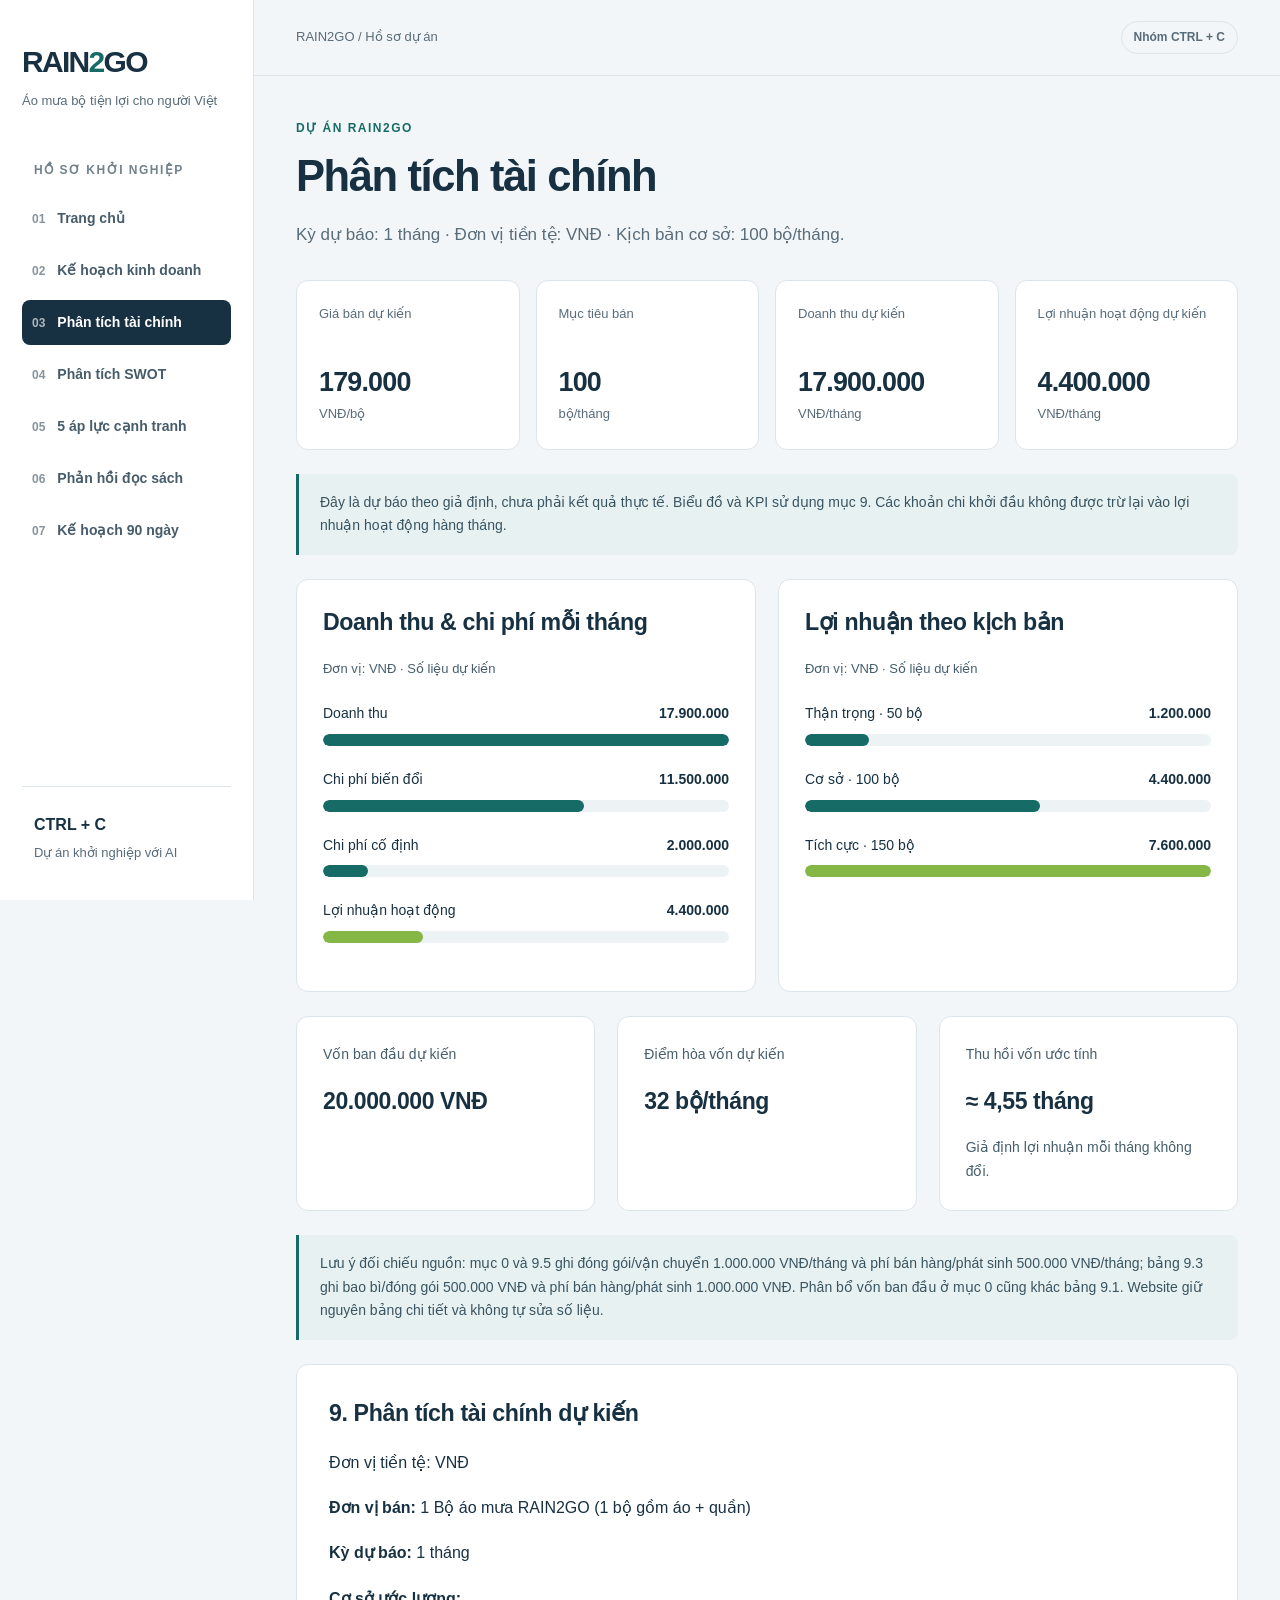
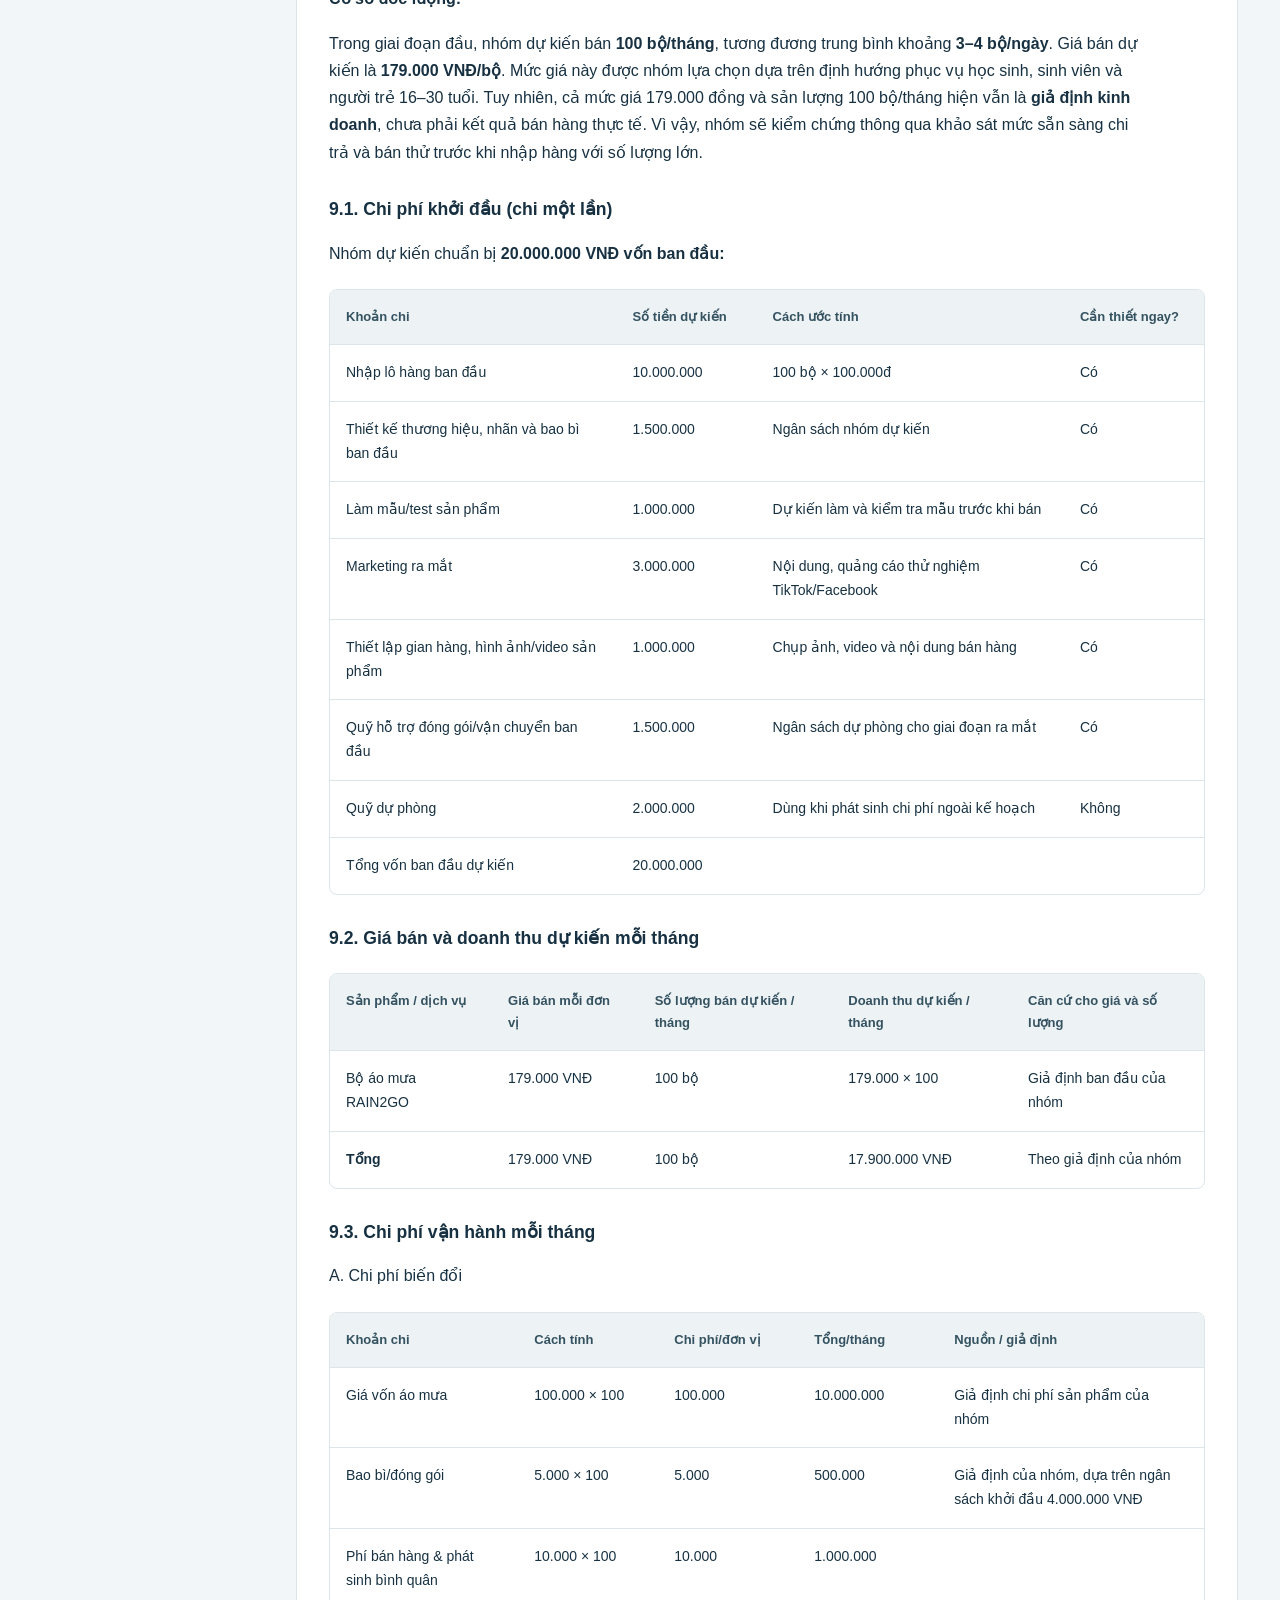
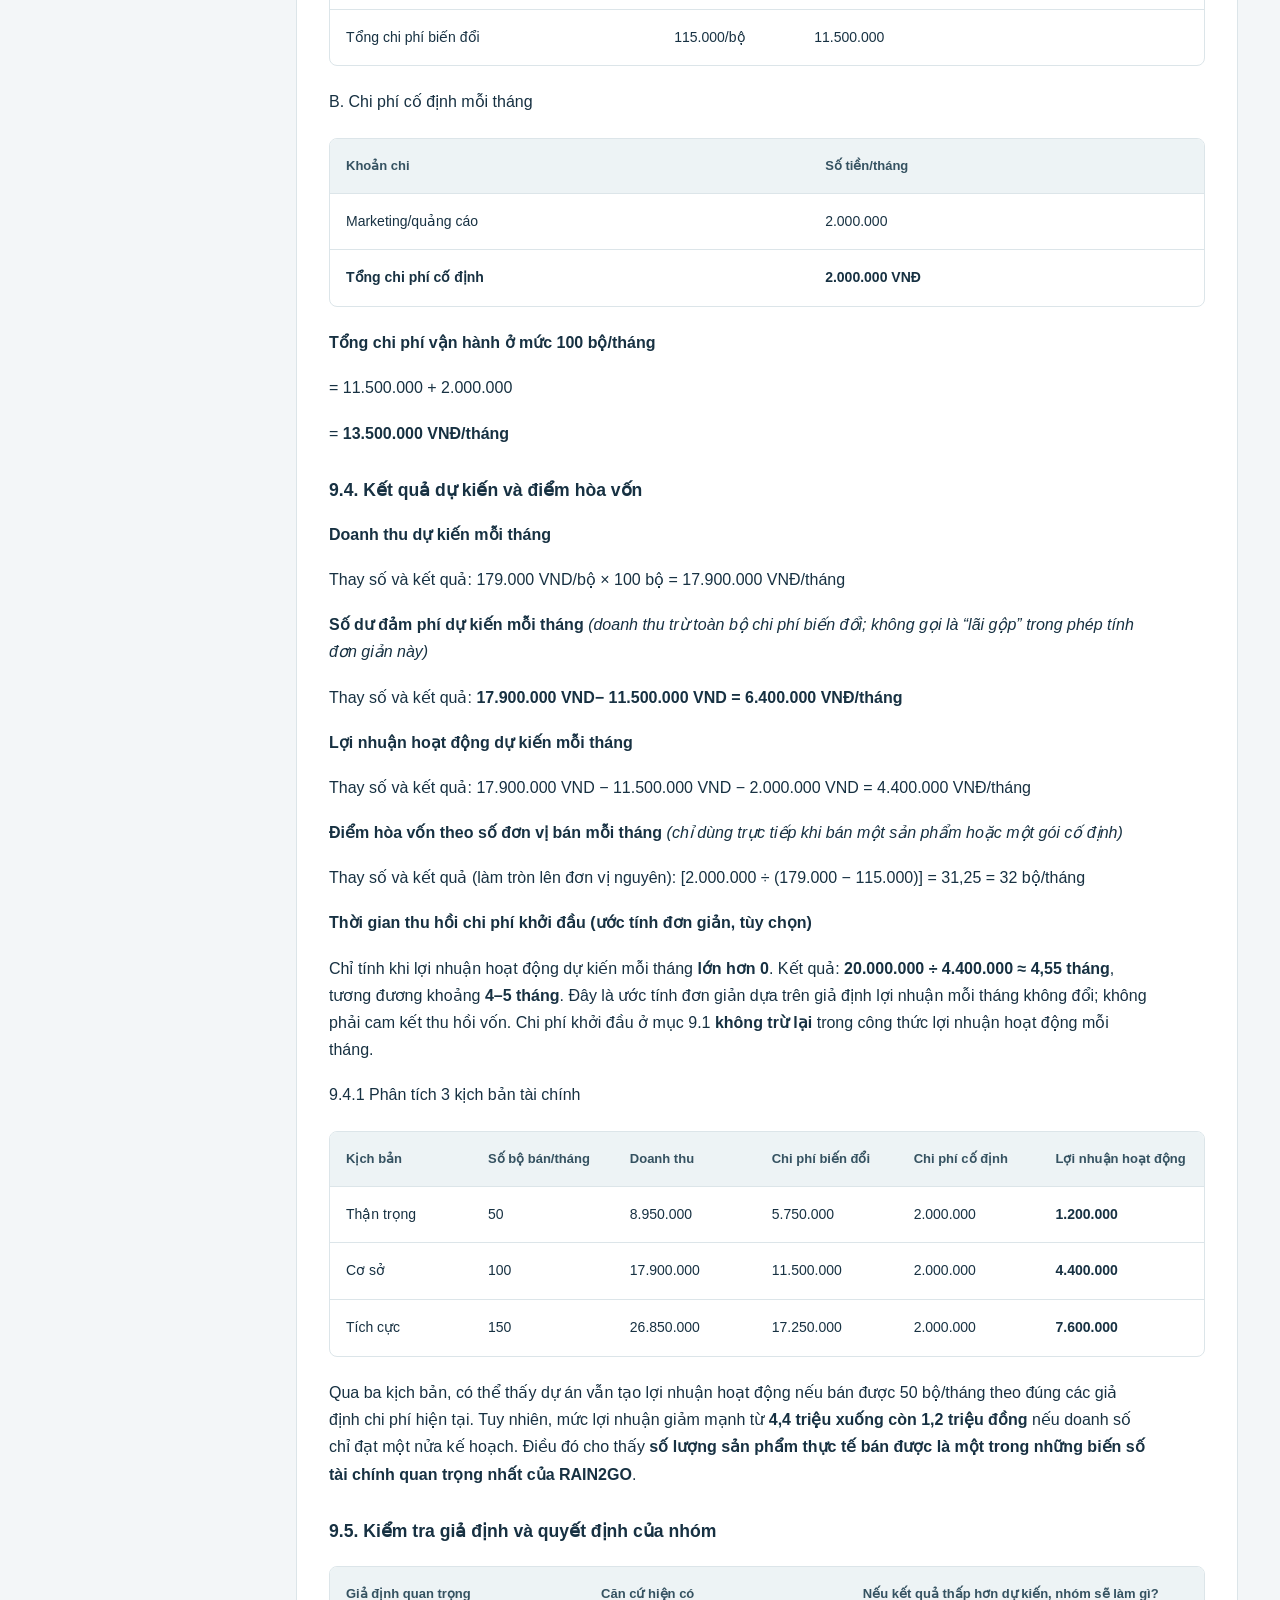
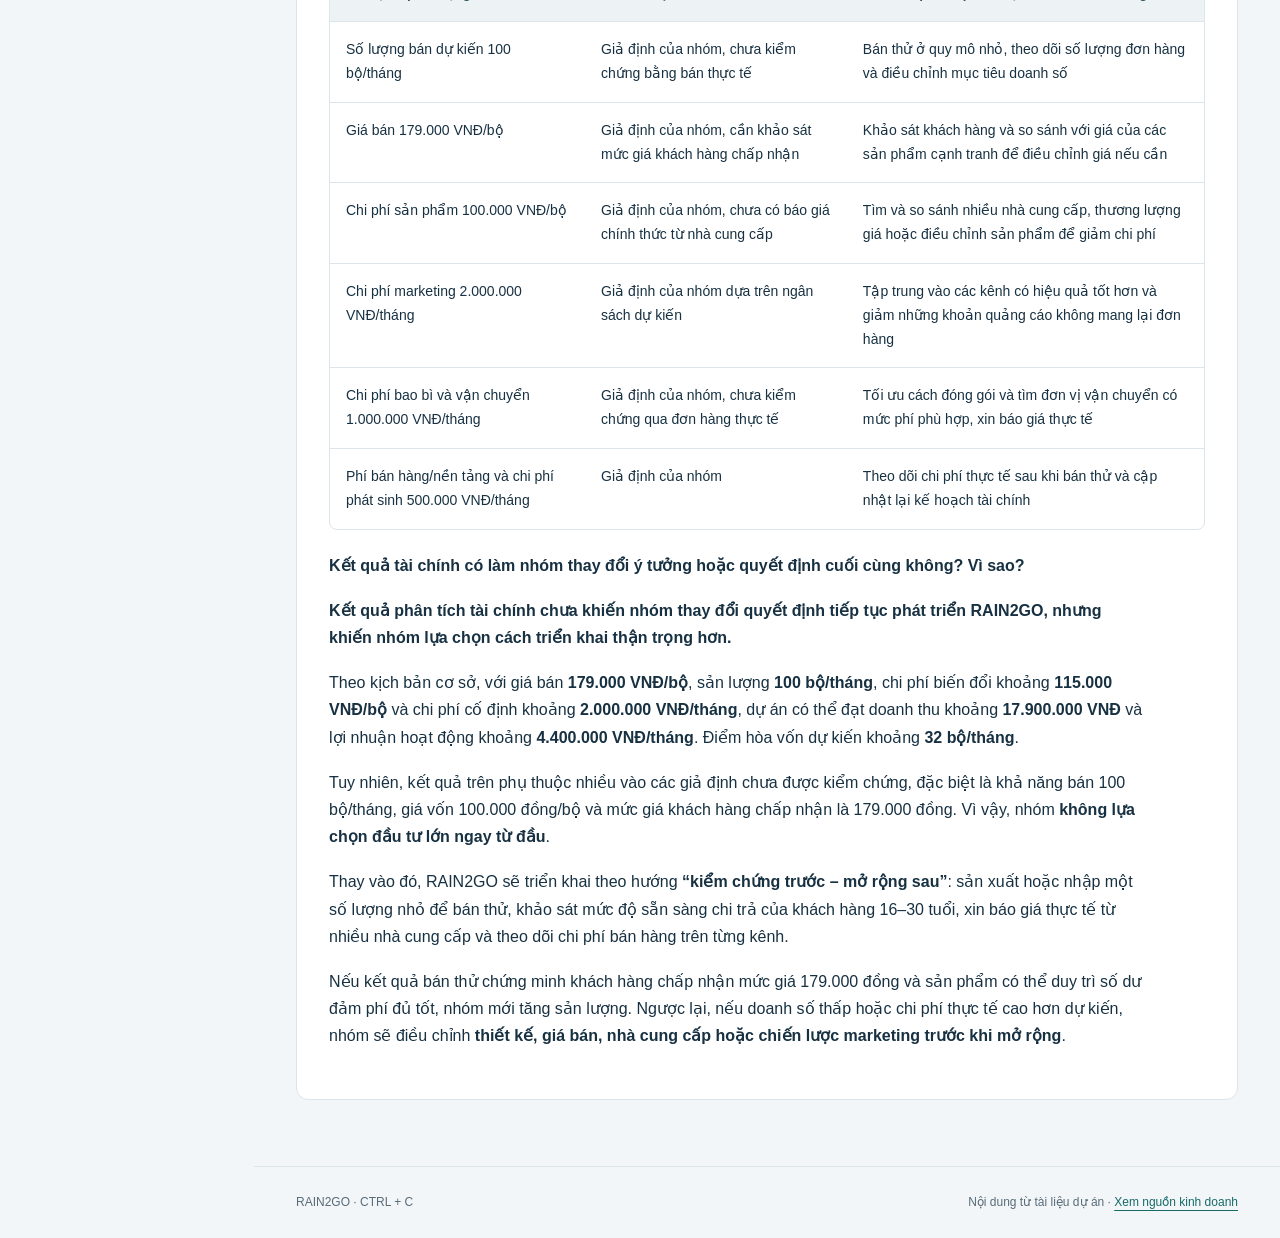
<file: financial-analysis.html>
<!doctype html><html lang="vi"><head><meta charset="utf-8"><meta name="viewport" content="width=device-width,initial-scale=1"><meta name="description" content="Kỳ dự báo: 1 tháng · Đơn vị tiền tệ: VNĐ · Kịch bản cơ sở: 100 bộ/tháng."><title>Phân tích tài chính · RAIN2GO</title><link rel="stylesheet" href="style.css"><link rel="icon" href="data:image/svg+xml,%3Csvg xmlns='http://www.w3.org/2000/svg' viewBox='0 0 32 32'%3E%3Crect width='32' height='32' rx='8' fill='%23153243'/%3E%3Ctext x='8' y='24' fill='%23b9ee73' font-size='24'%3ER%3C/text%3E%3C/svg%3E"></head><body><a class="skip" href="#main">Đến nội dung</a><aside class="sidebar"><a class="brand" href="index.html">RAIN<span>2</span>GO</a><p class="brand-caption">Áo mưa bộ tiện lợi cho người Việt</p><div class="nav-label">HỒ SƠ KHỞI NGHIỆP</div><nav aria-label="Điều hướng chính"><a href="index.html" ><span class="nav-num">01</span>Trang chủ</a><a href="business-plan.html" ><span class="nav-num">02</span>Kế hoạch kinh doanh</a><a href="financial-analysis.html" aria-current="page"><span class="nav-num">03</span>Phân tích tài chính</a><a href="swot.html" ><span class="nav-num">04</span>Phân tích SWOT</a><a href="five-forces.html" ><span class="nav-num">05</span>5 áp lực cạnh tranh</a><a href="reflections.html" ><span class="nav-num">06</span>Phản hồi đọc sách</a><a href="action-plan.html" ><span class="nav-num">07</span>Kế hoạch 90 ngày</a></nav><div class="sidebar-bottom"><strong>CTRL + C</strong><p>Dự án khởi nghiệp với AI</p></div></aside><div class="workspace"><header class="topbar"><span>RAIN2GO / Hồ sơ dự án</span><span class="pill">Nhóm CTRL + C</span></header><main id="main"><div class="page-heading"><p class="eyebrow">DỰ ÁN RAIN2GO</p><h1>Phân tích tài chính</h1><p class="lead">Kỳ dự báo: 1 tháng · Đơn vị tiền tệ: VNĐ · Kịch bản cơ sở: 100 bộ/tháng.</p></div><div class="kpi-grid"><article class="kpi"><p>Giá bán dự kiến</p><strong>179.000</strong><span>VNĐ/bộ</span></article><article class="kpi"><p>Mục tiêu bán</p><strong>100</strong><span>bộ/tháng</span></article><article class="kpi"><p>Doanh thu dự kiến</p><strong>17.900.000</strong><span>VNĐ/tháng</span></article><article class="kpi"><p>Lợi nhuận hoạt động dự kiến</p><strong>4.400.000</strong><span>VNĐ/tháng</span></article></div><div class="note">Đây là dự báo theo giả định, chưa phải kết quả thực tế. Biểu đồ và KPI sử dụng mục 9. Các khoản chi khởi đầu không được trừ lại vào lợi nhuận hoạt động hàng tháng.</div><div class="grid two"><article class="card"><h2>Doanh thu & chi phí mỗi tháng</h2><p class="muted">Đơn vị: VNĐ · Số liệu dự kiến</p><div class="bar-item"><div><span>Doanh thu</span><strong>17.900.000</strong></div><div class="bar-track"><div class="bar-fill" style="width:100%"></div></div></div><div class="bar-item"><div><span>Chi phí biến đổi</span><strong>11.500.000</strong></div><div class="bar-track"><div class="bar-fill" style="width:64.24581005586593%"></div></div></div><div class="bar-item"><div><span>Chi phí cố định</span><strong>2.000.000</strong></div><div class="bar-track"><div class="bar-fill" style="width:11.1731843575419%"></div></div></div><div class="bar-item"><div><span>Lợi nhuận hoạt động</span><strong>4.400.000</strong></div><div class="bar-track"><div class="bar-fill" style="width:24.581005586592177%"></div></div></div></article><article class="card"><h2>Lợi nhuận theo kịch bản</h2><p class="muted">Đơn vị: VNĐ · Số liệu dự kiến</p><div class="bar-item"><div><span>Thận trọng · 50 bộ</span><strong>1.200.000</strong></div><div class="bar-track"><div class="bar-fill" style="width:15.789473684210526%"></div></div></div><div class="bar-item"><div><span>Cơ sở · 100 bộ</span><strong>4.400.000</strong></div><div class="bar-track"><div class="bar-fill" style="width:57.89473684210527%"></div></div></div><div class="bar-item"><div><span>Tích cực · 150 bộ</span><strong>7.600.000</strong></div><div class="bar-track"><div class="bar-fill" style="width:100%"></div></div></div></article></div><div class="grid three compact"><article class="card"><p>Vốn ban đầu dự kiến</p><h2>20.000.000 VNĐ</h2></article><article class="card"><p>Điểm hòa vốn dự kiến</p><h2>32 bộ/tháng</h2></article><article class="card"><p>Thu hồi vốn ước tính</p><h2>≈ 4,55 tháng</h2><p>Giả định lợi nhuận mỗi tháng không đổi.</p></article></div><div class="note">Lưu ý đối chiếu nguồn: mục 0 và 9.5 ghi đóng gói/vận chuyển 1.000.000 VNĐ/tháng và phí bán hàng/phát sinh 500.000 VNĐ/tháng; bảng 9.3 ghi bao bì/đóng gói 500.000 VNĐ và phí bán hàng/phát sinh 1.000.000 VNĐ. Phân bổ vốn ban đầu ở mục 0 cũng khác bảng 9.1. Website giữ nguyên bảng chi tiết và không tự sửa số liệu.</div><section class="paper prose"><h2>9. Phân tích tài chính dự kiến</h2><p>Đơn vị tiền tệ: VNĐ</p><p><strong>Đơn vị bán:</strong> 1 Bộ áo mưa RAIN2GO (1 bộ gồm áo + quần)</p><p><strong>Kỳ dự báo:</strong> 1 tháng</p><p><strong>Cơ sở ước lượng:</strong></p><p>Trong giai đoạn đầu, nhóm dự kiến bán <strong>100 bộ/tháng</strong>, tương đương trung bình khoảng <strong>3–4 bộ/ngày</strong>. Giá bán dự kiến là <strong>179.000 VNĐ/bộ</strong>. Mức giá này được nhóm lựa chọn dựa trên định hướng phục vụ học sinh, sinh viên và người trẻ 16–30 tuổi. Tuy nhiên, cả mức giá 179.000 đồng và sản lượng 100 bộ/tháng hiện vẫn là <strong>giả định kinh doanh</strong>, chưa phải kết quả bán hàng thực tế. Vì vậy, nhóm sẽ kiểm chứng thông qua khảo sát mức sẵn sàng chi trả và bán thử trước khi nhập hàng với số lượng lớn.</p><h3>9.1. Chi phí khởi đầu (chi một lần)</h3><p>Nhóm dự kiến chuẩn bị <strong>20.000.000 VNĐ vốn ban đầu:</strong></p><div class="table-wrap"><table><tr><th>Khoản chi</th><th>Số tiền dự kiến</th><th>Cách ước tính</th><th>Cần thiết ngay?</th></tr><tr><td>Nhập lô hàng ban đầu</td><td>10.000.000</td><td>100 bộ × 100.000đ</td><td>Có</td></tr><tr><td>Thiết kế thương hiệu, nhãn và bao bì ban đầu</td><td>1.500.000</td><td>Ngân sách nhóm dự kiến</td><td>Có</td></tr><tr><td>Làm mẫu/test sản phẩm</td><td>1.000.000</td><td>Dự kiến làm và kiểm tra mẫu trước khi bán</td><td>Có</td></tr><tr><td>Marketing ra mắt</td><td>3.000.000</td><td>Nội dung, quảng cáo thử nghiệm TikTok/Facebook</td><td>Có</td></tr><tr><td>Thiết lập gian hàng, hình ảnh/video sản phẩm</td><td>1.000.000</td><td>Chụp ảnh, video và nội dung bán hàng</td><td>Có</td></tr><tr><td>Quỹ hỗ trợ đóng gói/vận chuyển ban đầu</td><td>1.500.000</td><td>Ngân sách dự phòng cho giai đoạn ra mắt</td><td>Có</td></tr><tr><td>Quỹ dự phòng</td><td>2.000.000</td><td>Dùng khi phát sinh chi phí ngoài kế hoạch</td><td>Không</td></tr><tr><td>Tổng vốn ban đầu dự kiến</td><td>20.000.000</td><td></td><td></td></tr></table></div><h3>9.2. Giá bán và doanh thu dự kiến mỗi tháng</h3><div class="table-wrap"><table><tr><th>Sản phẩm / dịch vụ</th><th>Giá bán mỗi đơn vị</th><th>Số lượng bán dự kiến / tháng</th><th>Doanh thu dự kiến / tháng</th><th>Căn cứ cho giá và số lượng</th></tr><tr><td>Bộ áo mưa RAIN2GO</td><td>179.000 VNĐ</td><td>100 bộ</td><td>179.000 × 100</td><td>Giả định ban đầu của nhóm</td></tr><tr><td><strong>Tổng</strong></td><td>179.000 VNĐ</td><td>100 bộ</td><td>17.900.000 VNĐ</td><td>Theo giả định của nhóm</td></tr></table></div><h3>9.3. Chi phí vận hành mỗi tháng</h3><p>A. Chi phí biến đổi</p><div class="table-wrap"><table><tr><th>Khoản chi</th><th>Cách tính</th><th>Chi phí/đơn vị</th><th>Tổng/tháng</th><th>Nguồn / giả định</th></tr><tr><td>Giá vốn áo mưa</td><td>100.000 × 100</td><td>100.000</td><td>10.000.000</td><td>Giả định chi phí sản phẩm của nhóm</td></tr><tr><td>Bao bì/đóng gói</td><td>5.000 × 100</td><td>5.000</td><td>500.000</td><td>Giả định của nhóm, dựa trên ngân sách khởi đầu 4.000.000 VNĐ</td></tr><tr><td>Phí bán hàng &amp; phát sinh bình quân</td><td>10.000 × 100</td><td>10.000</td><td>1.000.000</td><td></td></tr><tr><td>Tổng chi phí biến đổi</td><td></td><td>115.000/bộ</td><td>11.500.000</td><td></td></tr></table></div><p>B. Chi phí cố định mỗi tháng</p><div class="table-wrap"><table><tr><th>Khoản chi</th><th>Số tiền/tháng</th></tr><tr><td>Marketing/quảng cáo</td><td>2.000.000</td></tr><tr><td><strong>Tổng chi phí cố định</strong></td><td><strong>2.000.000 VNĐ</strong></td></tr></table></div><p><strong>Tổng chi phí vận hành ở mức 100 bộ/tháng</strong></p><p>= 11.500.000 + 2.000.000</p><p>= <strong>13.500.000 VNĐ/tháng</strong></p><h3>9.4. Kết quả dự kiến và điểm hòa vốn</h3><p><strong>Doanh thu dự kiến mỗi tháng</strong></p><p>Thay số và kết quả: 179.000 VND/bộ × 100 bộ  = 17.900.000 VNĐ/tháng</p><p><strong>Số dư đảm phí dự kiến mỗi tháng</strong> <em>(doanh thu trừ toàn bộ chi phí biến đổi; không gọi là “lãi gộp” trong phép tính đơn giản này)</em></p><p>Thay số và kết quả:  <strong>17.900.000 VND− 11.500.000 VND = 6.400.000 VNĐ/tháng</strong></p><p><strong>Lợi nhuận hoạt động dự kiến mỗi tháng</strong></p><p>Thay số và kết quả: 17.900.000 VND − 11.500.000 VND − 2.000.000 VND = 4.400.000 VNĐ/tháng</p><p><strong>Điểm hòa vốn theo số đơn vị bán mỗi tháng</strong> <em>(chỉ dùng trực tiếp khi bán một sản phẩm hoặc một gói cố định)</em></p><p>Thay số và kết quả (làm tròn lên đơn vị nguyên): [2.000.000 ÷ (179.000 − 115.000)] = 31,25 = 32 bộ/tháng</p><p><strong>Thời gian thu hồi chi phí khởi đầu (ước tính đơn giản, tùy chọn)</strong></p><p>Chỉ tính khi lợi nhuận hoạt động dự kiến mỗi tháng <strong>lớn hơn 0</strong>. Kết quả: <strong>20.000.000 ÷ 4.400.000 ≈ 4,55 tháng</strong>, tương đương khoảng <strong>4–5 tháng</strong>. Đây là ước tính đơn giản dựa trên giả định lợi nhuận mỗi tháng không đổi; không phải cam kết thu hồi vốn. Chi phí khởi đầu ở mục 9.1 <strong>không trừ lại</strong> trong công thức lợi nhuận hoạt động mỗi tháng.</p><p>9.4.1 Phân tích 3 kịch bản tài chính</p><div class="table-wrap"><table><tr><th>Kịch bản</th><th>Số bộ bán/tháng</th><th>Doanh thu</th><th>Chi phí biến đổi</th><th>Chi phí cố định</th><th>Lợi nhuận hoạt động</th></tr><tr><td>Thận trọng</td><td>50</td><td>8.950.000</td><td>5.750.000</td><td>2.000.000</td><td><strong>1.200.000</strong></td></tr><tr><td>Cơ sở</td><td>100</td><td>17.900.000</td><td>11.500.000</td><td>2.000.000</td><td><strong>4.400.000</strong></td></tr><tr><td>Tích cực</td><td>150</td><td>26.850.000</td><td>17.250.000</td><td>2.000.000</td><td><strong>7.600.000</strong></td></tr></table></div><p>Qua ba kịch bản, có thể thấy dự án vẫn tạo lợi nhuận hoạt động nếu bán được 50 bộ/tháng theo đúng các giả định chi phí hiện tại. Tuy nhiên, mức lợi nhuận giảm mạnh từ <strong>4,4 triệu xuống còn 1,2 triệu đồng</strong> nếu doanh số chỉ đạt một nửa kế hoạch. Điều đó cho thấy <strong>số lượng sản phẩm thực tế bán được là một trong những biến số tài chính quan trọng nhất của RAIN2GO</strong>.</p><h3>9.5. Kiểm tra giả định và quyết định của nhóm</h3><div class="table-wrap"><table><tr><th>Giả định quan trọng</th><th>Căn cứ hiện có</th><th>Nếu kết quả thấp hơn dự kiến, nhóm sẽ làm gì?</th></tr><tr><td>Số lượng bán dự kiến 100 bộ/tháng</td><td>Giả định của nhóm, chưa kiểm chứng bằng bán thực tế</td><td>Bán thử ở quy mô nhỏ, theo dõi số lượng đơn hàng và điều chỉnh mục tiêu doanh số</td></tr><tr><td>Giá bán 179.000 VNĐ/bộ</td><td>Giả định của nhóm, cần khảo sát mức giá khách hàng chấp nhận</td><td>Khảo sát khách hàng và so sánh với giá của các sản phẩm cạnh tranh để điều chỉnh giá nếu cần</td></tr><tr><td>Chi phí sản phẩm 100.000 VNĐ/bộ</td><td>Giả định của nhóm, chưa có báo giá chính thức từ nhà cung cấp</td><td>Tìm và so sánh nhiều nhà cung cấp, thương lượng giá hoặc điều chỉnh sản phẩm để giảm chi phí</td></tr><tr><td>Chi phí marketing 2.000.000 VNĐ/tháng</td><td>Giả định của nhóm dựa trên ngân sách dự kiến</td><td>Tập trung vào các kênh có hiệu quả tốt hơn và giảm những khoản quảng cáo không mang lại đơn hàng</td></tr><tr><td>Chi phí bao bì và vận chuyển 1.000.000 VNĐ/tháng</td><td>Giả định của nhóm, chưa kiểm chứng qua đơn hàng thực tế</td><td>Tối ưu cách đóng gói và tìm đơn vị vận chuyển có mức phí phù hợp, xin báo giá thực tế</td></tr><tr><td>Phí bán hàng/nền tảng và chi phí phát sinh 500.000 VNĐ/tháng</td><td>Giả định của nhóm</td><td>Theo dõi chi phí thực tế sau khi bán thử và cập nhật lại kế hoạch tài chính</td></tr></table></div><p><strong>Kết quả tài chính có làm nhóm thay đổi ý tưởng hoặc quyết định cuối cùng không? Vì sao?</strong></p><p><strong>Kết quả phân tích tài chính chưa khiến nhóm thay đổi quyết định tiếp tục phát triển RAIN2GO, nhưng khiến nhóm lựa chọn cách triển khai thận trọng hơn.</strong></p><p>Theo kịch bản cơ sở, với giá bán <strong>179.000 VNĐ/bộ</strong>, sản lượng <strong>100 bộ/tháng</strong>, chi phí biến đổi khoảng <strong>115.000 VNĐ/bộ</strong> và chi phí cố định khoảng <strong>2.000.000 VNĐ/tháng</strong>, dự án có thể đạt doanh thu khoảng <strong>17.900.000 VNĐ</strong> và lợi nhuận hoạt động khoảng <strong>4.400.000 VNĐ/tháng</strong>. Điểm hòa vốn dự kiến khoảng <strong>32 bộ/tháng</strong>.</p><p>Tuy nhiên, kết quả trên phụ thuộc nhiều vào các giả định chưa được kiểm chứng, đặc biệt là khả năng bán 100 bộ/tháng, giá vốn 100.000 đồng/bộ và mức giá khách hàng chấp nhận là 179.000 đồng. Vì vậy, nhóm <strong>không lựa chọn đầu tư lớn ngay từ đầu</strong>.</p><p>Thay vào đó, RAIN2GO sẽ triển khai theo hướng <strong>“kiểm chứng trước – mở rộng sau”</strong>: sản xuất hoặc nhập một số lượng nhỏ để bán thử, khảo sát mức độ sẵn sàng chi trả của khách hàng 16–30 tuổi, xin báo giá thực tế từ nhiều nhà cung cấp và theo dõi chi phí bán hàng trên từng kênh.</p><p>Nếu kết quả bán thử chứng minh khách hàng chấp nhận mức giá 179.000 đồng và sản phẩm có thể duy trì số dư đảm phí đủ tốt, nhóm mới tăng sản lượng. Ngược lại, nếu doanh số thấp hoặc chi phí thực tế cao hơn dự kiến, nhóm sẽ điều chỉnh <strong>thiết kế, giá bán, nhà cung cấp hoặc chiến lược marketing trước khi mở rộng</strong>.</p></section></main><footer>RAIN2GO · CTRL + C <span>Nội dung từ tài liệu dự án · <a href="sources/business_plan.md">Xem nguồn kinh doanh</a></span></footer></div></body></html>
</file>
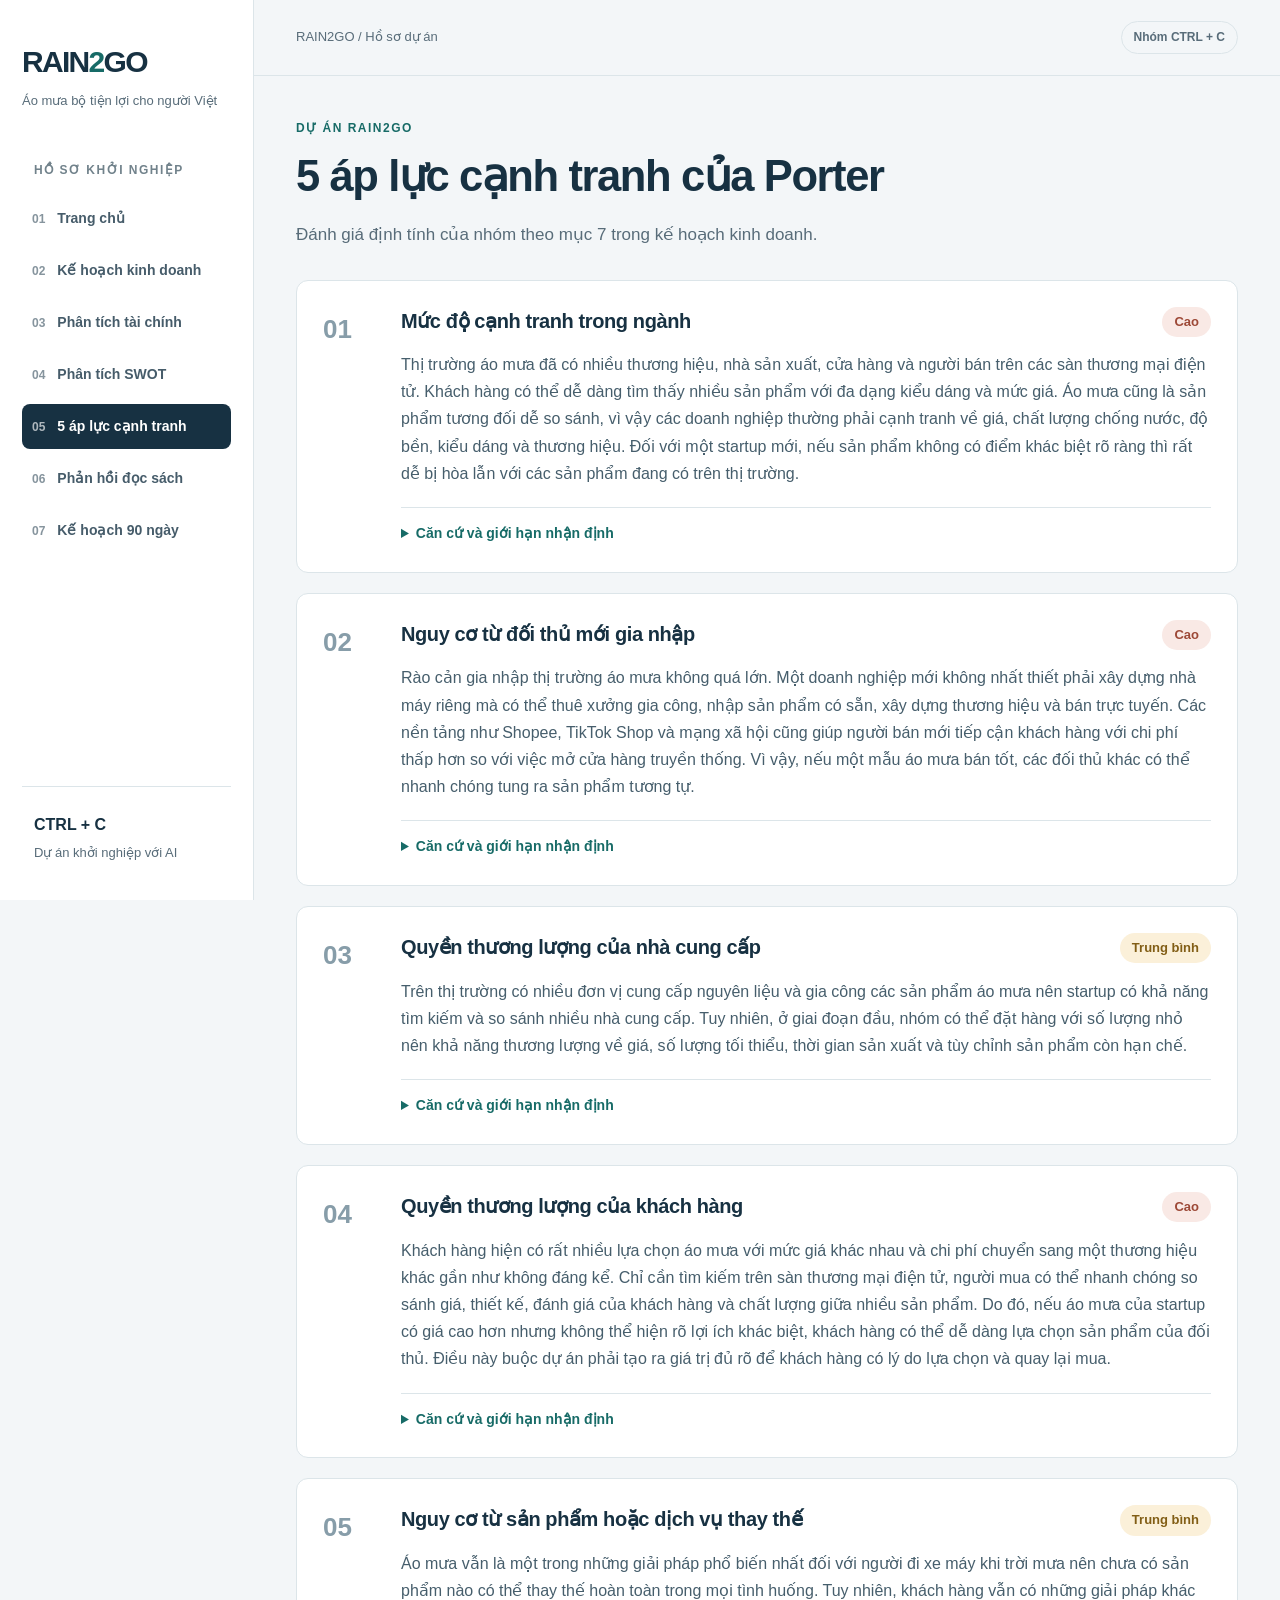
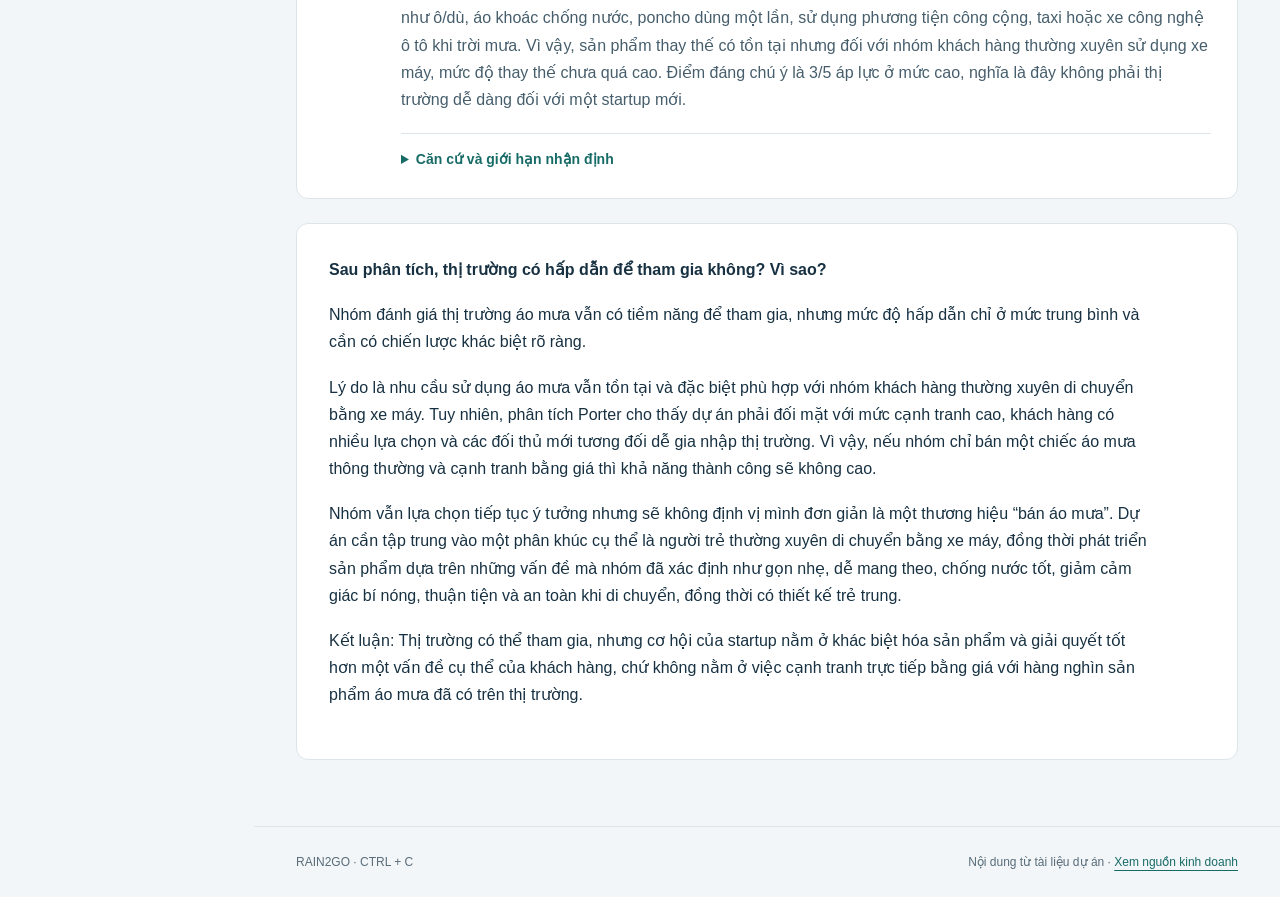
<file: five-forces.html>
<!doctype html><html lang="vi"><head><meta charset="utf-8"><meta name="viewport" content="width=device-width,initial-scale=1"><meta name="description" content="Đánh giá định tính của nhóm theo mục 7 trong kế hoạch kinh doanh."><title>5 áp lực cạnh tranh của Porter · RAIN2GO</title><link rel="stylesheet" href="style.css"><link rel="icon" href="data:image/svg+xml,%3Csvg xmlns='http://www.w3.org/2000/svg' viewBox='0 0 32 32'%3E%3Crect width='32' height='32' rx='8' fill='%23153243'/%3E%3Ctext x='8' y='24' fill='%23b9ee73' font-size='24'%3ER%3C/text%3E%3C/svg%3E"></head><body><a class="skip" href="#main">Đến nội dung</a><aside class="sidebar"><a class="brand" href="index.html">RAIN<span>2</span>GO</a><p class="brand-caption">Áo mưa bộ tiện lợi cho người Việt</p><div class="nav-label">HỒ SƠ KHỞI NGHIỆP</div><nav aria-label="Điều hướng chính"><a href="index.html" ><span class="nav-num">01</span>Trang chủ</a><a href="business-plan.html" ><span class="nav-num">02</span>Kế hoạch kinh doanh</a><a href="financial-analysis.html" ><span class="nav-num">03</span>Phân tích tài chính</a><a href="swot.html" ><span class="nav-num">04</span>Phân tích SWOT</a><a href="five-forces.html" aria-current="page"><span class="nav-num">05</span>5 áp lực cạnh tranh</a><a href="reflections.html" ><span class="nav-num">06</span>Phản hồi đọc sách</a><a href="action-plan.html" ><span class="nav-num">07</span>Kế hoạch 90 ngày</a></nav><div class="sidebar-bottom"><strong>CTRL + C</strong><p>Dự án khởi nghiệp với AI</p></div></aside><div class="workspace"><header class="topbar"><span>RAIN2GO / Hồ sơ dự án</span><span class="pill">Nhóm CTRL + C</span></header><main id="main"><div class="page-heading"><p class="eyebrow">DỰ ÁN RAIN2GO</p><h1>5 áp lực cạnh tranh của Porter</h1><p class="lead">Đánh giá định tính của nhóm theo mục 7 trong kế hoạch kinh doanh.</p></div><div class="forces"><article class="card force"><div class="force-number">01</div><div><div class="force-head"><h2>Mức độ cạnh tranh trong ngành</h2><span class="badge high">Cao</span></div><p>Thị trường áo mưa đã có nhiều thương hiệu, nhà sản xuất, cửa hàng và người bán trên các sàn thương mại điện tử. Khách hàng có thể dễ dàng tìm thấy nhiều sản phẩm với đa dạng kiểu dáng và mức giá. Áo mưa cũng là sản phẩm tương đối dễ so sánh, vì vậy các doanh nghiệp thường phải cạnh tranh về giá, chất lượng chống nước, độ bền, kiểu dáng và thương hiệu. Đối với một startup mới, nếu sản phẩm không có điểm khác biệt rõ ràng thì rất dễ bị hòa lẫn với các sản phẩm đang có trên thị trường.</p><details><summary>Căn cứ và giới hạn nhận định</summary><p><strong>Metric – Báo cáo thị trường Áo mưa:</strong> năm 2025 có <strong>5.488 shop có lượt bán</strong> và <strong>14.643 sản phẩm có lượt bán</strong> trên các sàn TMĐT được Metric theo dõi. Đây là căn cứ cho nhận định thị trường có nhiều người bán và mức độ cạnh tranh cao. <a href="https://metric.vn/ereport/ao-mua?utm_source=chatgpt.com">Metric – Báo cáo thị trường Áo mưa</a></p></details></div></article><article class="card force"><div class="force-number">02</div><div><div class="force-head"><h2>Nguy cơ từ đối thủ mới gia nhập</h2><span class="badge high">Cao</span></div><p>Rào cản gia nhập thị trường áo mưa không quá lớn. Một doanh nghiệp mới không nhất thiết phải xây dựng nhà máy riêng mà có thể thuê xưởng gia công, nhập sản phẩm có sẵn, xây dựng thương hiệu và bán trực tuyến. Các nền tảng như Shopee, TikTok Shop và mạng xã hội cũng giúp người bán mới tiếp cận khách hàng với chi phí thấp hơn so với việc mở cửa hàng truyền thống. Vì vậy, nếu một mẫu áo mưa bán tốt, các đối thủ khác có thể nhanh chóng tung ra sản phẩm tương tự.</p><details><summary>Căn cứ và giới hạn nhận định</summary><p><strong>Phân tích của nhóm dựa trên mô hình Porter.</strong> Có thể dùng dữ liệu Metric về số lượng shop trên thị trường để củng cố nhận định về sự tham gia của nhiều người bán, nhưng dữ liệu này <strong>không trực tiếp đo lường rào cản gia nhập</strong>. <a href="https://metric.vn/ereport/ao-mua?utm_source=chatgpt.com">Metric – Báo cáo thị trường Áo mư</a></p></details></div></article><article class="card force"><div class="force-number">03</div><div><div class="force-head"><h2>Quyền thương lượng của nhà cung cấp</h2><span class="badge medium">Trung bình</span></div><p>Trên thị trường có nhiều đơn vị cung cấp nguyên liệu và gia công các sản phẩm áo mưa nên startup có khả năng tìm kiếm và so sánh nhiều nhà cung cấp. Tuy nhiên, ở giai đoạn đầu, nhóm có thể đặt hàng với số lượng nhỏ nên khả năng thương lượng về giá, số lượng tối thiểu, thời gian sản xuất và tùy chỉnh sản phẩm còn hạn chế.</p><details><summary>Căn cứ và giới hạn nhận định</summary><p><strong>Phân tích của nhóm – cần khảo sát/báo giá nhà cung cấp để xác minh.</strong> Chưa có nguồn bên ngoài trong dữ liệu hiện có đủ trực tiếp để khẳng định mức độ quyền lực của nhà cung cấp áo mưa.</p></details></div></article><article class="card force"><div class="force-number">04</div><div><div class="force-head"><h2>Quyền thương lượng của khách hàng</h2><span class="badge high">Cao</span></div><p>Khách hàng hiện có rất nhiều lựa chọn áo mưa với mức giá khác nhau và chi phí chuyển sang một thương hiệu khác gần như không đáng kể. Chỉ cần tìm kiếm trên sàn thương mại điện tử, người mua có thể nhanh chóng so sánh giá, thiết kế, đánh giá của khách hàng và chất lượng giữa nhiều sản phẩm. Do đó, nếu áo mưa của startup có giá cao hơn nhưng không thể hiện rõ lợi ích khác biệt, khách hàng có thể dễ dàng lựa chọn sản phẩm của đối thủ. Điều này buộc dự án phải tạo ra giá trị đủ rõ để khách hàng có lý do lựa chọn và quay lại mua.</p><details><summary>Căn cứ và giới hạn nhận định</summary><p><strong>Metric – Báo cáo thị trường Áo mưa:</strong> thị trường có <strong>5.488 shop có lượt bán</strong>, cho thấy khách hàng có nhiều lựa chọn giữa các nhà bán. Việc đánh giá quyền thương lượng ở mức cao là <strong>phân tích của nhóm dựa trên dữ liệu thị trường và mô hình Porter</strong></p></details></div></article><article class="card force"><div class="force-number">05</div><div><div class="force-head"><h2>Nguy cơ từ sản phẩm hoặc dịch vụ thay thế</h2><span class="badge medium">Trung bình</span></div><p>Áo mưa vẫn là một trong những giải pháp phổ biến nhất đối với người đi xe máy khi trời mưa nên chưa có sản phẩm nào có thể thay thế hoàn toàn trong mọi tình huống.
Tuy nhiên, khách hàng vẫn có những giải pháp khác như ô/dù, áo khoác chống nước, poncho dùng một lần, sử dụng phương tiện công cộng, taxi hoặc xe công nghệ ô tô khi trời mưa. Vì vậy, sản phẩm thay thế có tồn tại nhưng đối với nhóm khách hàng thường xuyên sử dụng xe máy, mức độ thay thế chưa quá cao.

Điểm đáng chú ý là 3/5 áp lực ở mức cao, nghĩa là đây không phải thị trường dễ dàng đối với một startup mới.</p><details><summary>Căn cứ và giới hạn nhận định</summary><p><strong>Phân tích của nhóm dựa trên mô hình Porter.</strong> Chưa có nguồn bên ngoài cụ thể trong dữ liệu hiện có để định lượng mức độ thay thế của từng phương án.</p></details></div></article></div><section class="paper prose"><p><strong>Sau phân tích, thị trường có hấp dẫn để tham gia không? Vì sao?</strong></p><p>Nhóm đánh giá thị trường áo mưa vẫn có tiềm năng để tham gia, nhưng mức độ hấp dẫn chỉ ở mức trung bình và cần có chiến lược khác biệt rõ ràng.</p><p>Lý do là nhu cầu sử dụng áo mưa vẫn tồn tại và đặc biệt phù hợp với nhóm khách hàng thường xuyên di chuyển bằng xe máy. Tuy nhiên, phân tích Porter cho thấy dự án phải đối mặt với mức cạnh tranh cao, khách hàng có nhiều lựa chọn và các đối thủ mới tương đối dễ gia nhập thị trường. Vì vậy, nếu nhóm chỉ bán một chiếc áo mưa thông thường và cạnh tranh bằng giá thì khả năng thành công sẽ không cao.</p><p>Nhóm vẫn lựa chọn tiếp tục ý tưởng nhưng sẽ không định vị mình đơn giản là một thương hiệu “bán áo mưa”. Dự án cần tập trung vào một phân khúc cụ thể là người trẻ thường xuyên di chuyển bằng xe máy, đồng thời phát triển sản phẩm dựa trên những vấn đề mà nhóm đã xác định như gọn nhẹ, dễ mang theo, chống nước tốt, giảm cảm giác bí nóng, thuận tiện và an toàn khi di chuyển, đồng thời có thiết kế trẻ trung.</p><p>Kết luận: Thị trường có thể tham gia, nhưng cơ hội của startup nằm ở khác biệt hóa sản phẩm và giải quyết tốt hơn một vấn đề cụ thể của khách hàng, chứ không nằm ở việc cạnh tranh trực tiếp bằng giá với hàng nghìn sản phẩm áo mưa đã có trên thị trường.</p></section></main><footer>RAIN2GO · CTRL + C <span>Nội dung từ tài liệu dự án · <a href="sources/business_plan.md">Xem nguồn kinh doanh</a></span></footer></div></body></html>
</file>
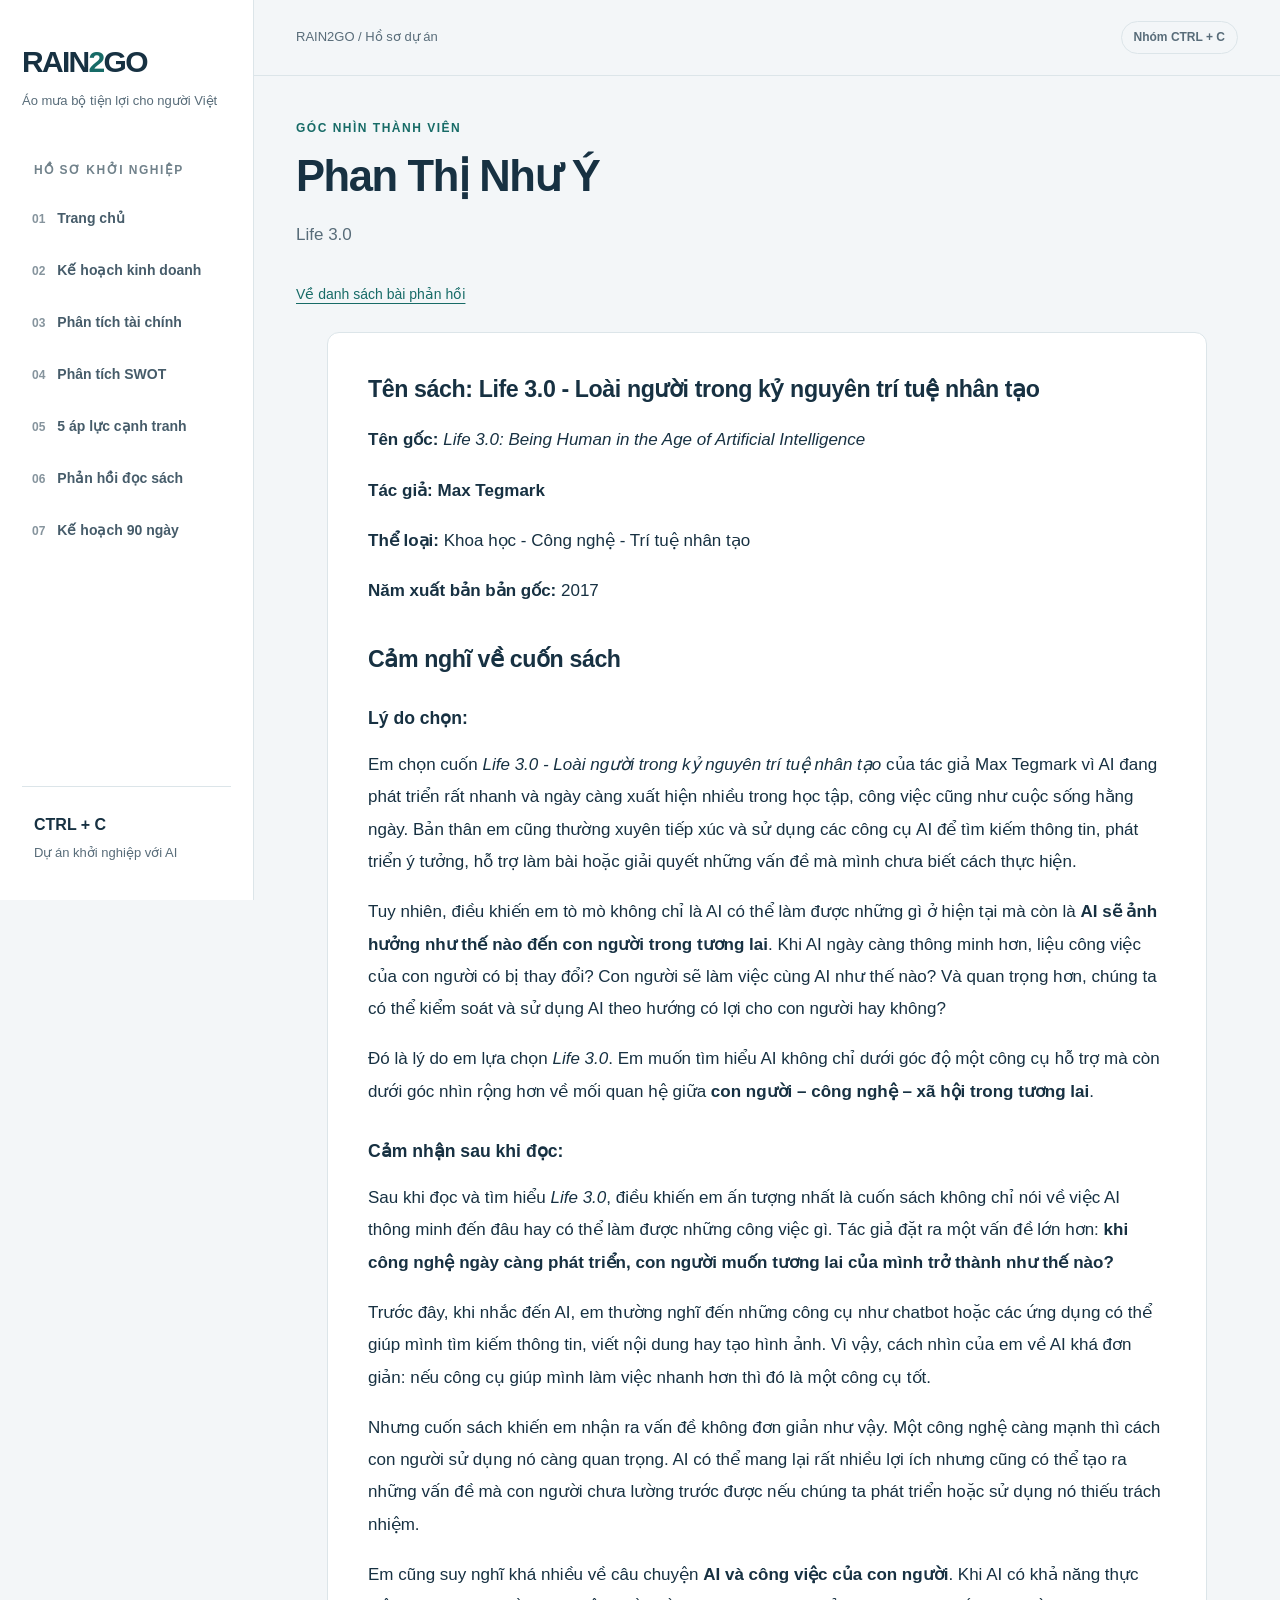
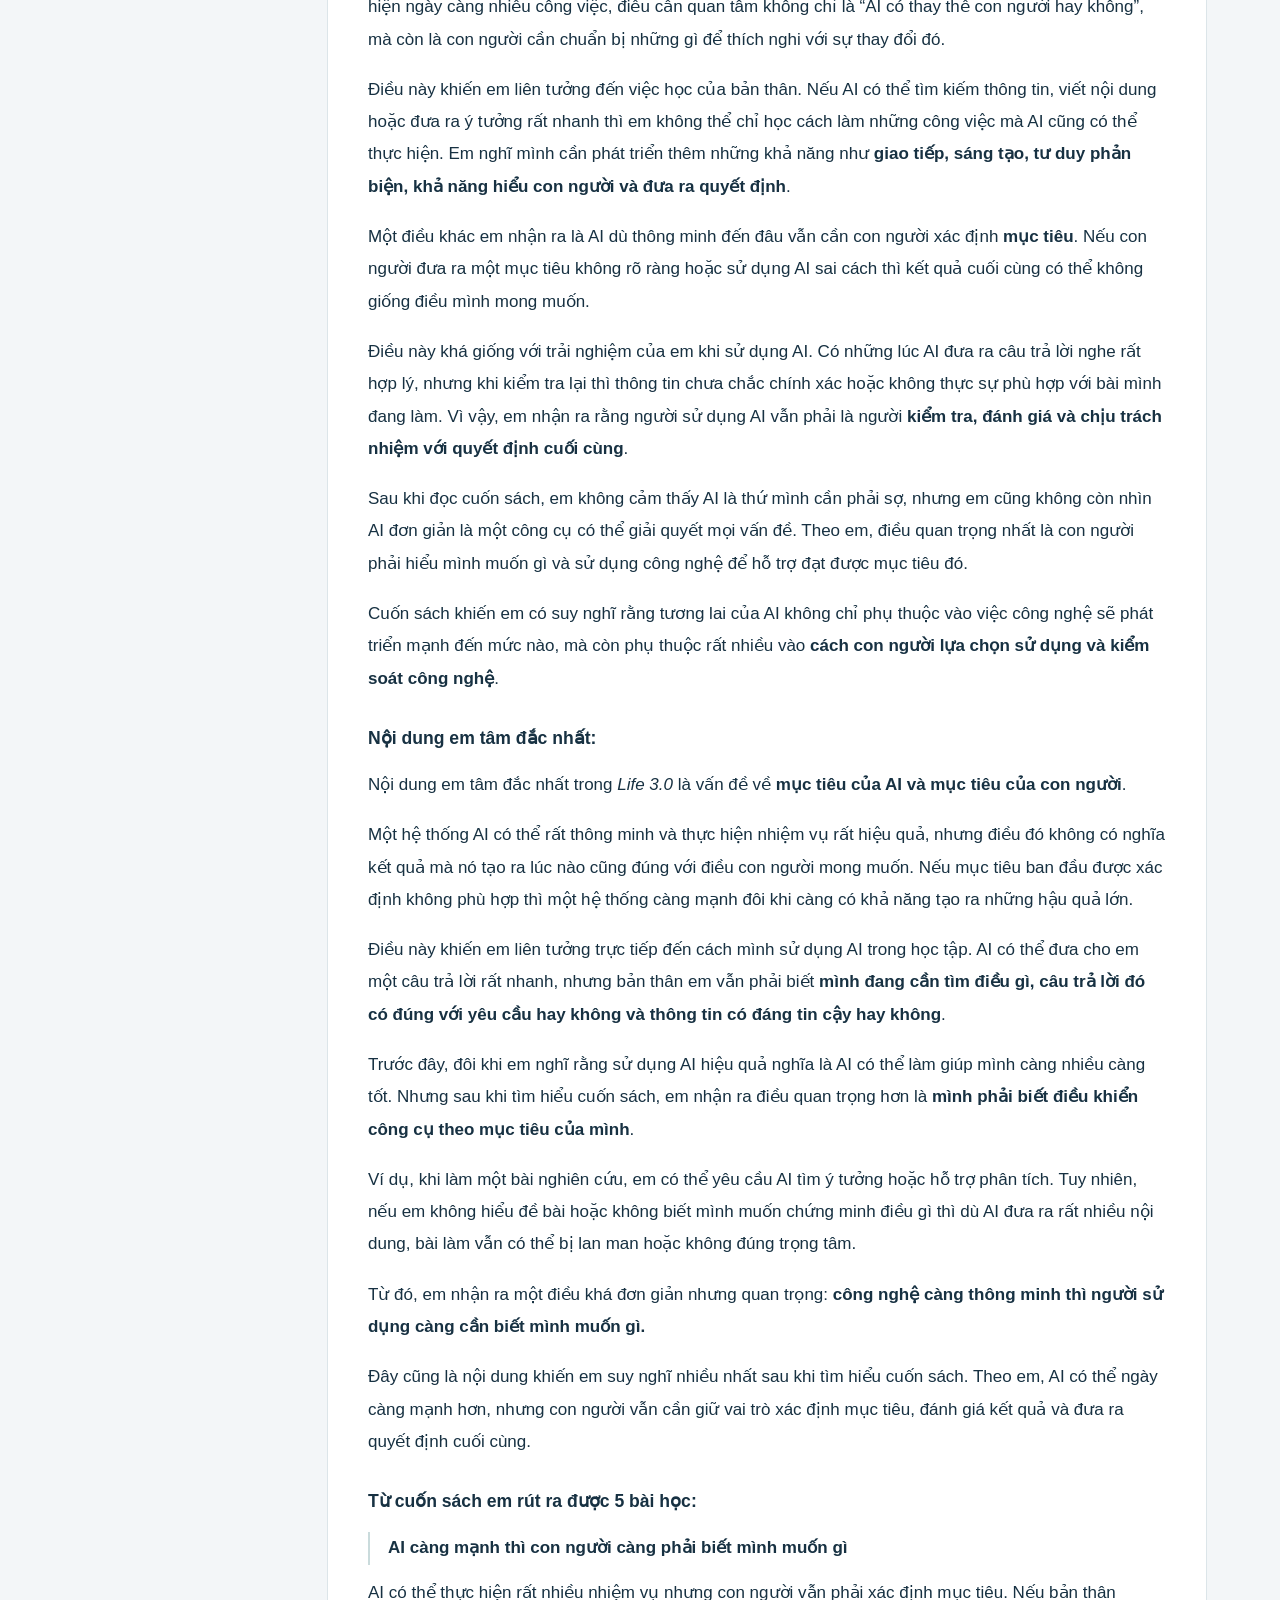
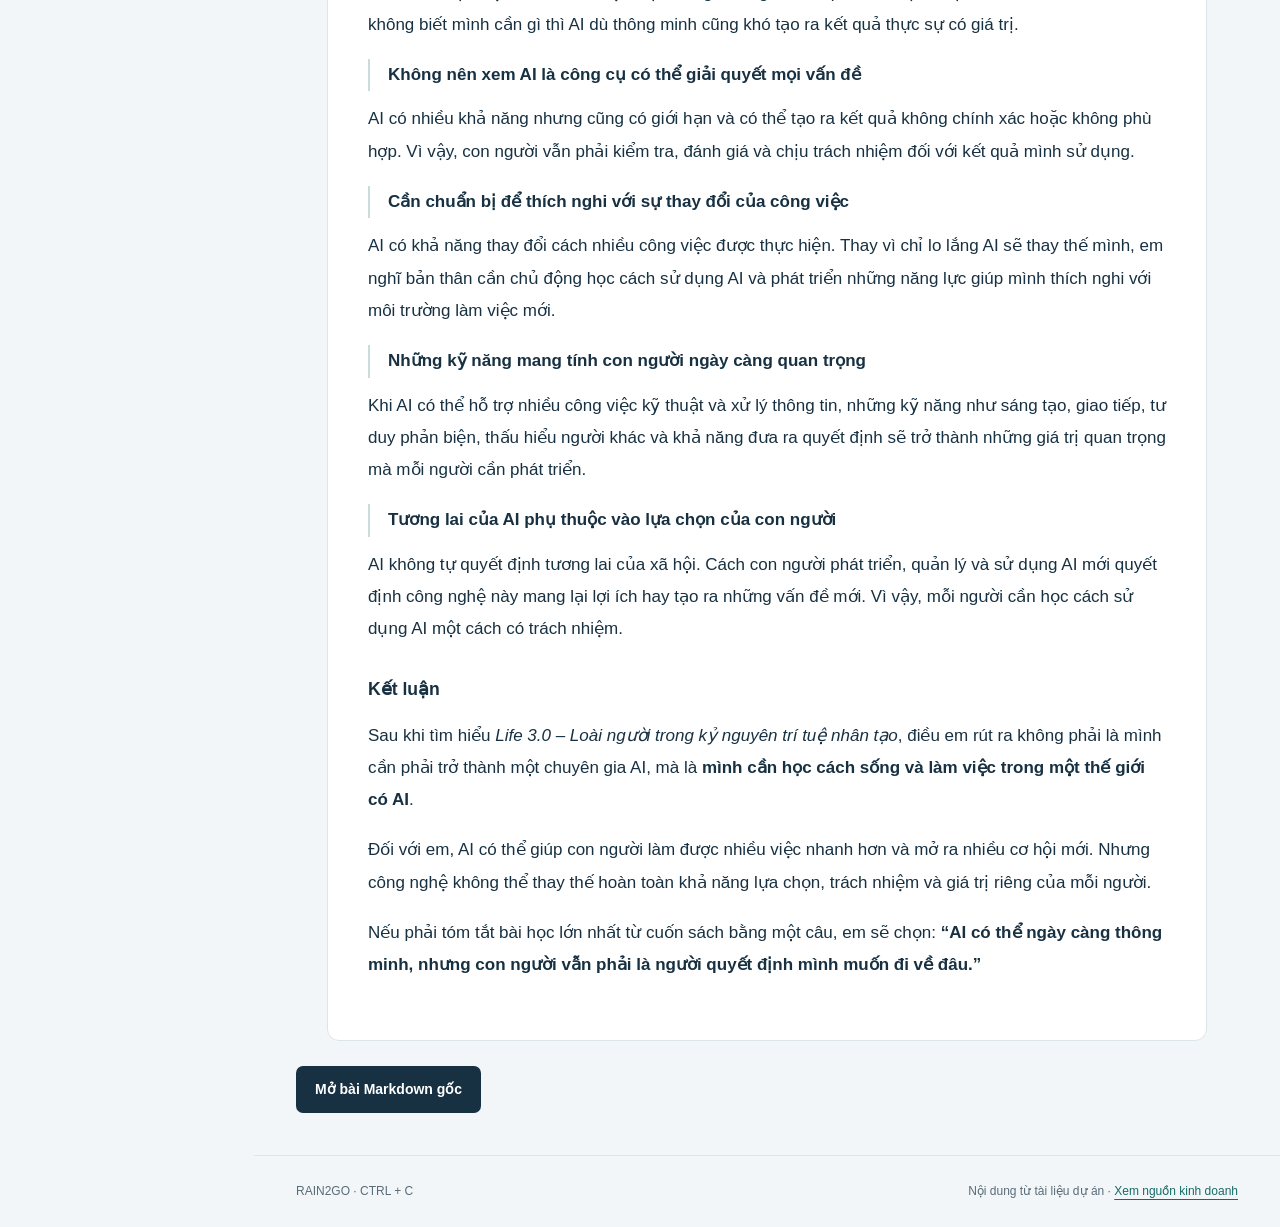
<file: reflection-1.html>
<!doctype html><html lang="vi"><head><meta charset="utf-8"><meta name="viewport" content="width=device-width,initial-scale=1"><meta name="description" content="Life 3.0"><title>Phan Thị Như Ý · RAIN2GO</title><link rel="stylesheet" href="style.css"><link rel="icon" href="data:image/svg+xml,%3Csvg xmlns='http://www.w3.org/2000/svg' viewBox='0 0 32 32'%3E%3Crect width='32' height='32' rx='8' fill='%23153243'/%3E%3Ctext x='8' y='24' fill='%23b9ee73' font-size='24'%3ER%3C/text%3E%3C/svg%3E"></head><body><a class="skip" href="#main">Đến nội dung</a><aside class="sidebar"><a class="brand" href="index.html">RAIN<span>2</span>GO</a><p class="brand-caption">Áo mưa bộ tiện lợi cho người Việt</p><div class="nav-label">HỒ SƠ KHỞI NGHIỆP</div><nav aria-label="Điều hướng chính"><a href="index.html" ><span class="nav-num">01</span>Trang chủ</a><a href="business-plan.html" ><span class="nav-num">02</span>Kế hoạch kinh doanh</a><a href="financial-analysis.html" ><span class="nav-num">03</span>Phân tích tài chính</a><a href="swot.html" ><span class="nav-num">04</span>Phân tích SWOT</a><a href="five-forces.html" ><span class="nav-num">05</span>5 áp lực cạnh tranh</a><a href="reflections.html" ><span class="nav-num">06</span>Phản hồi đọc sách</a><a href="action-plan.html" ><span class="nav-num">07</span>Kế hoạch 90 ngày</a></nav><div class="sidebar-bottom"><strong>CTRL + C</strong><p>Dự án khởi nghiệp với AI</p></div></aside><div class="workspace"><header class="topbar"><span>RAIN2GO / Hồ sơ dự án</span><span class="pill">Nhóm CTRL + C</span></header><main id="main"><div class="page-heading"><p class="eyebrow">GÓC NHÌN THÀNH VIÊN</p><h1>Phan Thị Như Ý</h1><p class="lead">Life 3.0</p></div><a class="back" href="reflections.html">Về danh sách bài phản hồi</a><section class="paper prose reading"><h2>Tên sách: Life 3.0 - Loài người trong kỷ nguyên trí tuệ nhân tạo</h2><p><strong>Tên gốc:</strong> <em>Life 3.0: Being Human in the Age of Artificial Intelligence</em></p><p><strong>Tác giả:</strong> <strong>Max Tegmark</strong></p><p><strong>Thể loại:</strong> Khoa học - Công nghệ - Trí tuệ nhân tạo</p><p><strong>Năm xuất bản bản gốc:</strong> 2017</p><h2>Cảm nghĩ về cuốn sách</h2><h3>Lý do chọn:</h3><p>Em chọn cuốn <em>Life 3.0 - Loài người trong kỷ nguyên trí tuệ nhân tạo</em> của tác giả Max Tegmark vì AI đang phát triển rất nhanh và ngày càng xuất hiện nhiều trong học tập, công việc cũng như cuộc sống hằng ngày. Bản thân em cũng thường xuyên tiếp xúc và sử dụng các công cụ AI để tìm kiếm thông tin, phát triển ý tưởng, hỗ trợ làm bài hoặc giải quyết những vấn đề mà mình chưa biết cách thực hiện.</p><p>Tuy nhiên, điều khiến em tò mò không chỉ là AI có thể làm được những gì ở hiện tại mà còn là <strong>AI sẽ ảnh hưởng như thế nào đến con người trong tương lai</strong>. Khi AI ngày càng thông minh hơn, liệu công việc của con người có bị thay đổi? Con người sẽ làm việc cùng AI như thế nào? Và quan trọng hơn, chúng ta có thể kiểm soát và sử dụng AI theo hướng có lợi cho con người hay không?</p><p>Đó là lý do em lựa chọn <em>Life 3.0</em>. Em muốn tìm hiểu AI không chỉ dưới góc độ một công cụ hỗ trợ mà còn dưới góc nhìn rộng hơn về mối quan hệ giữa <strong>con người – công nghệ – xã hội trong tương lai</strong>.</p><h3>Cảm nhận sau khi đọc:</h3><p>Sau khi đọc và tìm hiểu <em>Life 3.0</em>, điều khiến em ấn tượng nhất là cuốn sách không chỉ nói về việc AI thông minh đến đâu hay có thể làm được những công việc gì. Tác giả đặt ra một vấn đề lớn hơn: <strong>khi công nghệ ngày càng phát triển, con người muốn tương lai của mình trở thành như thế nào?</strong></p><p>Trước đây, khi nhắc đến AI, em thường nghĩ đến những công cụ như chatbot hoặc các ứng dụng có thể giúp mình tìm kiếm thông tin, viết nội dung hay tạo hình ảnh. Vì vậy, cách nhìn của em về AI khá đơn giản: nếu công cụ giúp mình làm việc nhanh hơn thì đó là một công cụ tốt.</p><p>Nhưng cuốn sách khiến em nhận ra vấn đề không đơn giản như vậy. Một công nghệ càng mạnh thì cách con người sử dụng nó càng quan trọng. AI có thể mang lại rất nhiều lợi ích nhưng cũng có thể tạo ra những vấn đề mà con người chưa lường trước được nếu chúng ta phát triển hoặc sử dụng nó thiếu trách nhiệm.</p><p>Em cũng suy nghĩ khá nhiều về câu chuyện <strong>AI và công việc của con người</strong>. Khi AI có khả năng thực hiện ngày càng nhiều công việc, điều cần quan tâm không chỉ là “AI có thay thế con người hay không”, mà còn là con người cần chuẩn bị những gì để thích nghi với sự thay đổi đó.</p><p>Điều này khiến em liên tưởng đến việc học của bản thân. Nếu AI có thể tìm kiếm thông tin, viết nội dung hoặc đưa ra ý tưởng rất nhanh thì em không thể chỉ học cách làm những công việc mà AI cũng có thể thực hiện. Em nghĩ mình cần phát triển thêm những khả năng như <strong>giao tiếp, sáng tạo, tư duy phản biện, khả năng hiểu con người và đưa ra quyết định</strong>.</p><p>Một điều khác em nhận ra là AI dù thông minh đến đâu vẫn cần con người xác định <strong>mục tiêu</strong>. Nếu con người đưa ra một mục tiêu không rõ ràng hoặc sử dụng AI sai cách thì kết quả cuối cùng có thể không giống điều mình mong muốn.</p><p>Điều này khá giống với trải nghiệm của em khi sử dụng AI. Có những lúc AI đưa ra câu trả lời nghe rất hợp lý, nhưng khi kiểm tra lại thì thông tin chưa chắc chính xác hoặc không thực sự phù hợp với bài mình đang làm. Vì vậy, em nhận ra rằng người sử dụng AI vẫn phải là người <strong>kiểm tra, đánh giá và chịu trách nhiệm với quyết định cuối cùng</strong>.</p><p>Sau khi đọc cuốn sách, em không cảm thấy AI là thứ mình cần phải sợ, nhưng em cũng không còn nhìn AI đơn giản là một công cụ có thể giải quyết mọi vấn đề. Theo em, điều quan trọng nhất là con người phải hiểu mình muốn gì và sử dụng công nghệ để hỗ trợ đạt được mục tiêu đó.</p><p>Cuốn sách khiến em có suy nghĩ rằng tương lai của AI không chỉ phụ thuộc vào việc công nghệ sẽ phát triển mạnh đến mức nào, mà còn phụ thuộc rất nhiều vào <strong>cách con người lựa chọn sử dụng và kiểm soát công nghệ</strong>.</p><h3>Nội dung em tâm đắc nhất:</h3><p>Nội dung em tâm đắc nhất trong <em>Life 3.0</em> là vấn đề về <strong>mục tiêu của AI và mục tiêu của con người</strong>.</p><p>Một hệ thống AI có thể rất thông minh và thực hiện nhiệm vụ rất hiệu quả, nhưng điều đó không có nghĩa kết quả mà nó tạo ra lúc nào cũng đúng với điều con người mong muốn. Nếu mục tiêu ban đầu được xác định không phù hợp thì một hệ thống càng mạnh đôi khi càng có khả năng tạo ra những hậu quả lớn.</p><p>Điều này khiến em liên tưởng trực tiếp đến cách mình sử dụng AI trong học tập. AI có thể đưa cho em một câu trả lời rất nhanh, nhưng bản thân em vẫn phải biết <strong>mình đang cần tìm điều gì, câu trả lời đó có đúng với yêu cầu hay không và thông tin có đáng tin cậy hay không</strong>.</p><p>Trước đây, đôi khi em nghĩ rằng sử dụng AI hiệu quả nghĩa là AI có thể làm giúp mình càng nhiều càng tốt. Nhưng sau khi tìm hiểu cuốn sách, em nhận ra điều quan trọng hơn là <strong>mình phải biết điều khiển công cụ theo mục tiêu của mình</strong>.</p><p>Ví dụ, khi làm một bài nghiên cứu, em có thể yêu cầu AI tìm ý tưởng hoặc hỗ trợ phân tích. Tuy nhiên, nếu em không hiểu đề bài hoặc không biết mình muốn chứng minh điều gì thì dù AI đưa ra rất nhiều nội dung, bài làm vẫn có thể bị lan man hoặc không đúng trọng tâm.</p><p>Từ đó, em nhận ra một điều khá đơn giản nhưng quan trọng: <strong>công nghệ càng thông minh thì người sử dụng càng cần biết mình muốn gì.</strong></p><p>Đây cũng là nội dung khiến em suy nghĩ nhiều nhất sau khi tìm hiểu cuốn sách. Theo em, AI có thể ngày càng mạnh hơn, nhưng con người vẫn cần giữ vai trò xác định mục tiêu, đánh giá kết quả và đưa ra quyết định cuối cùng.</p><h3>Từ cuốn sách em rút ra được 5 bài học:</h3><p class="list-line"><strong>AI càng mạnh thì con người càng phải biết mình muốn gì</strong></p><p>AI có thể thực hiện rất nhiều nhiệm vụ nhưng con người vẫn phải xác định mục tiêu. Nếu bản thân không biết mình cần gì thì AI dù thông minh cũng khó tạo ra kết quả thực sự có giá trị.</p><p class="list-line"><strong>Không nên xem AI là công cụ có thể giải quyết mọi vấn đề</strong></p><p>AI có nhiều khả năng nhưng cũng có giới hạn và có thể tạo ra kết quả không chính xác hoặc không phù hợp. Vì vậy, con người vẫn phải kiểm tra, đánh giá và chịu trách nhiệm đối với kết quả mình sử dụng.</p><p class="list-line"><strong>Cần chuẩn bị để thích nghi với sự thay đổi của công việc</strong></p><p>AI có khả năng thay đổi cách nhiều công việc được thực hiện. Thay vì chỉ lo lắng AI sẽ thay thế mình, em nghĩ bản thân cần chủ động học cách sử dụng AI và phát triển những năng lực giúp mình thích nghi với môi trường làm việc mới.</p><p class="list-line"><strong>Những kỹ năng mang tính con người ngày càng quan trọng</strong></p><p>Khi AI có thể hỗ trợ nhiều công việc kỹ thuật và xử lý thông tin, những kỹ năng như sáng tạo, giao tiếp, tư duy phản biện, thấu hiểu người khác và khả năng đưa ra quyết định sẽ trở thành những giá trị quan trọng mà mỗi người cần phát triển.</p><p class="list-line"><strong>Tương lai của AI phụ thuộc vào lựa chọn của con người</strong></p><p>AI không tự quyết định tương lai của xã hội. Cách con người phát triển, quản lý và sử dụng AI mới quyết định công nghệ này mang lại lợi ích hay tạo ra những vấn đề mới. Vì vậy, mỗi người cần học cách sử dụng AI một cách có trách nhiệm.</p><h3>Kết luận</h3><p>Sau khi tìm hiểu <em>Life 3.0 – Loài người trong kỷ nguyên trí tuệ nhân tạo</em>, điều em rút ra không phải là mình cần phải trở thành một chuyên gia AI, mà là <strong>mình cần học cách sống và làm việc trong một thế giới có AI</strong>.</p><p>Đối với em, AI có thể giúp con người làm được nhiều việc nhanh hơn và mở ra nhiều cơ hội mới. Nhưng công nghệ không thể thay thế hoàn toàn khả năng lựa chọn, trách nhiệm và giá trị riêng của mỗi người.</p><p>Nếu phải tóm tắt bài học lớn nhất từ cuốn sách bằng một câu, em sẽ chọn: <strong>“AI có thể ngày càng thông minh, nhưng con người vẫn phải là người quyết định mình muốn đi về đâu.”</strong></p></section><a class="button dark" href="sources/reflections/24040023-Phan%20Th%E1%BB%8B%20Nh%C6%B0%20%C3%9D.md">Mở bài Markdown gốc</a></main><footer>RAIN2GO · CTRL + C <span>Nội dung từ tài liệu dự án · <a href="sources/business_plan.md">Xem nguồn kinh doanh</a></span></footer></div></body></html>
</file>
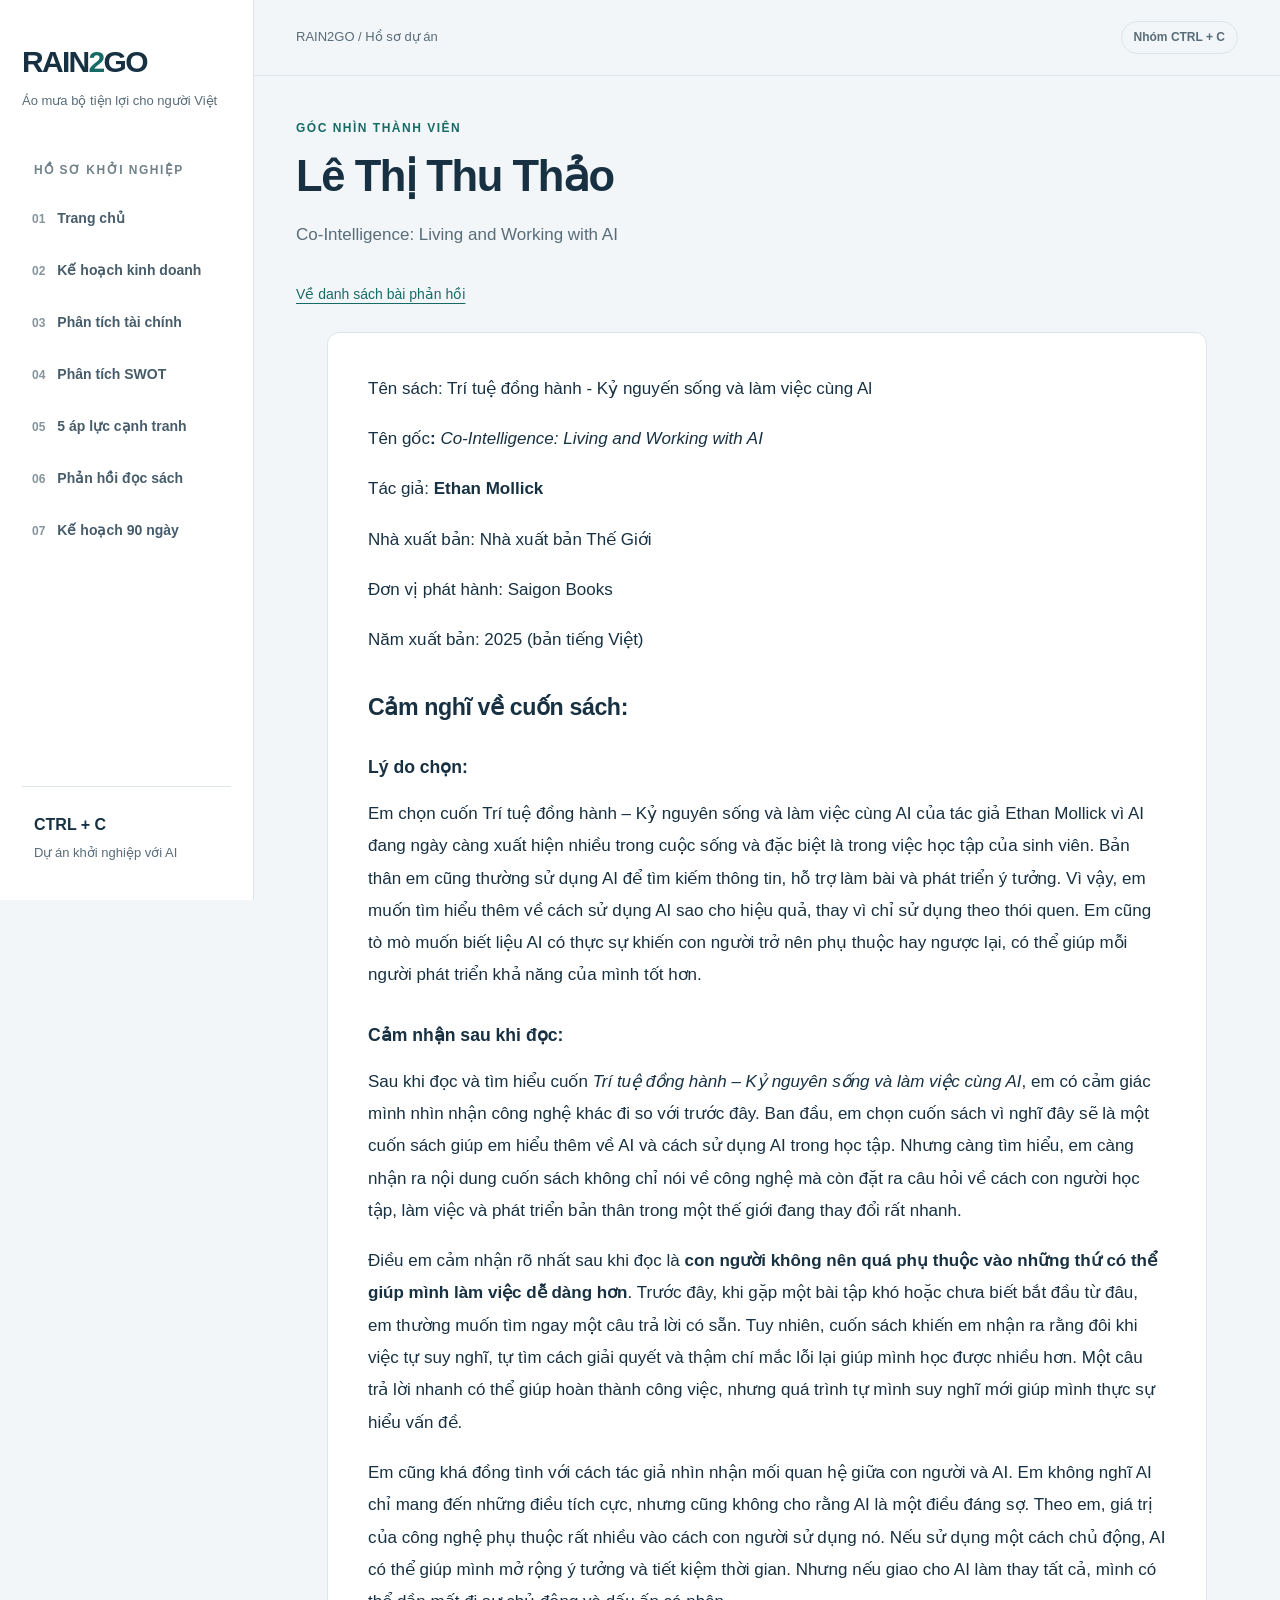
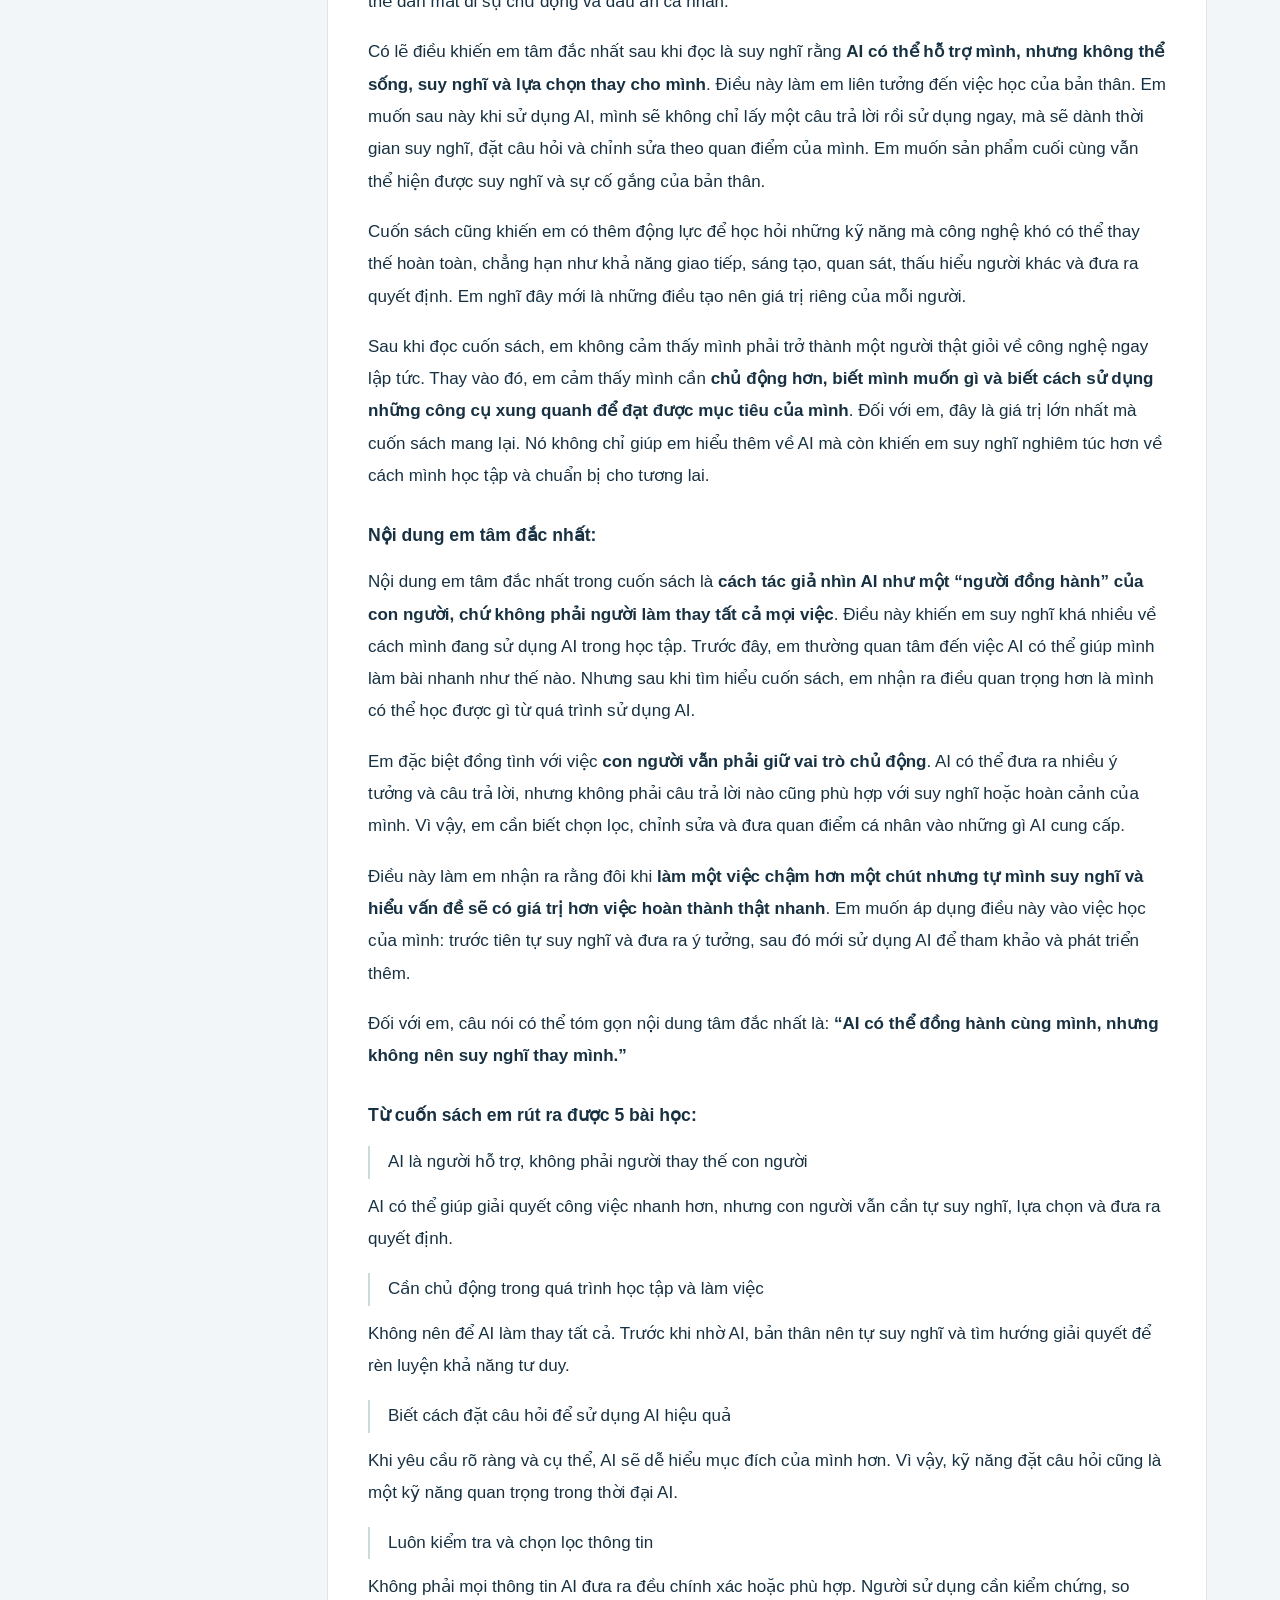
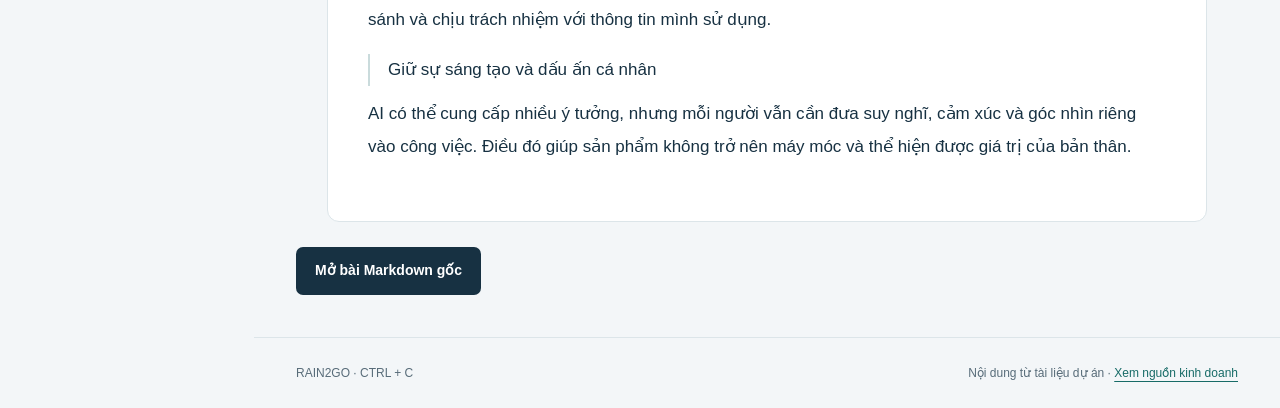
<file: reflection-2.html>
<!doctype html><html lang="vi"><head><meta charset="utf-8"><meta name="viewport" content="width=device-width,initial-scale=1"><meta name="description" content="Co-Intelligence: Living and Working with AI"><title>Lê Thị Thu Thảo · RAIN2GO</title><link rel="stylesheet" href="style.css"><link rel="icon" href="data:image/svg+xml,%3Csvg xmlns='http://www.w3.org/2000/svg' viewBox='0 0 32 32'%3E%3Crect width='32' height='32' rx='8' fill='%23153243'/%3E%3Ctext x='8' y='24' fill='%23b9ee73' font-size='24'%3ER%3C/text%3E%3C/svg%3E"></head><body><a class="skip" href="#main">Đến nội dung</a><aside class="sidebar"><a class="brand" href="index.html">RAIN<span>2</span>GO</a><p class="brand-caption">Áo mưa bộ tiện lợi cho người Việt</p><div class="nav-label">HỒ SƠ KHỞI NGHIỆP</div><nav aria-label="Điều hướng chính"><a href="index.html" ><span class="nav-num">01</span>Trang chủ</a><a href="business-plan.html" ><span class="nav-num">02</span>Kế hoạch kinh doanh</a><a href="financial-analysis.html" ><span class="nav-num">03</span>Phân tích tài chính</a><a href="swot.html" ><span class="nav-num">04</span>Phân tích SWOT</a><a href="five-forces.html" ><span class="nav-num">05</span>5 áp lực cạnh tranh</a><a href="reflections.html" ><span class="nav-num">06</span>Phản hồi đọc sách</a><a href="action-plan.html" ><span class="nav-num">07</span>Kế hoạch 90 ngày</a></nav><div class="sidebar-bottom"><strong>CTRL + C</strong><p>Dự án khởi nghiệp với AI</p></div></aside><div class="workspace"><header class="topbar"><span>RAIN2GO / Hồ sơ dự án</span><span class="pill">Nhóm CTRL + C</span></header><main id="main"><div class="page-heading"><p class="eyebrow">GÓC NHÌN THÀNH VIÊN</p><h1>Lê Thị Thu Thảo</h1><p class="lead">Co-Intelligence: Living and Working with AI</p></div><a class="back" href="reflections.html">Về danh sách bài phản hồi</a><section class="paper prose reading"><p>Tên sách: Trí tuệ đồng hành - Kỷ nguyến sống và làm việc cùng Al</p><p>Tên gốc<strong>:</strong> <em>Co-Intelligence: Living and Working with AI</em></p><p>Tác giả: <strong>Ethan Mollick</strong></p><p>Nhà xuất bản: Nhà xuất bản Thế Giới</p><p>Đơn vị phát hành: Saigon Books</p><p>Năm xuất bản: 2025 (bản tiếng Việt)</p><h2>Cảm nghĩ về cuốn sách:</h2><h3>Lý do chọn:</h3><p>Em chọn cuốn Trí tuệ đồng hành – Kỷ nguyên sống và làm việc cùng AI của tác giả Ethan Mollick vì AI đang ngày càng xuất hiện nhiều trong cuộc sống và đặc biệt là trong việc học tập của sinh viên. Bản thân em cũng thường sử dụng AI để tìm kiếm thông tin, hỗ trợ làm bài và phát triển ý tưởng. Vì vậy, em muốn tìm hiểu thêm về cách sử dụng AI sao cho hiệu quả, thay vì chỉ sử dụng theo thói quen. Em cũng tò mò muốn biết liệu AI có thực sự khiến con người trở nên phụ thuộc hay ngược lại, có thể giúp mỗi người phát triển khả năng của mình tốt hơn.</p><h3>Cảm nhận sau khi đọc:</h3><p>Sau khi đọc và tìm hiểu cuốn <em>Trí tuệ đồng hành – Kỷ nguyên sống và làm việc cùng AI</em>, em có cảm giác mình nhìn nhận công nghệ khác đi so với trước đây. Ban đầu, em chọn cuốn sách vì nghĩ đây sẽ là một cuốn sách giúp em hiểu thêm về AI và cách sử dụng AI trong học tập. Nhưng càng tìm hiểu, em càng nhận ra nội dung cuốn sách không chỉ nói về công nghệ mà còn đặt ra câu hỏi về cách con người học tập, làm việc và phát triển bản thân trong một thế giới đang thay đổi rất nhanh.</p><p>Điều em cảm nhận rõ nhất sau khi đọc là <strong>con người không nên quá phụ thuộc vào những thứ có thể giúp mình làm việc dễ dàng hơn</strong>. Trước đây, khi gặp một bài tập khó hoặc chưa biết bắt đầu từ đâu, em thường muốn tìm ngay một câu trả lời có sẵn. Tuy nhiên, cuốn sách khiến em nhận ra rằng đôi khi việc tự suy nghĩ, tự tìm cách giải quyết và thậm chí mắc lỗi lại giúp mình học được nhiều hơn. Một câu trả lời nhanh có thể giúp hoàn thành công việc, nhưng quá trình tự mình suy nghĩ mới giúp mình thực sự hiểu vấn đề.</p><p>Em cũng khá đồng tình với cách tác giả nhìn nhận mối quan hệ giữa con người và AI. Em không nghĩ AI chỉ mang đến những điều tích cực, nhưng cũng không cho rằng AI là một điều đáng sợ. Theo em, giá trị của công nghệ phụ thuộc rất nhiều vào cách con người sử dụng nó. Nếu sử dụng một cách chủ động, AI có thể giúp mình mở rộng ý tưởng và tiết kiệm thời gian. Nhưng nếu giao cho AI làm thay tất cả, mình có thể dần mất đi sự chủ động và dấu ấn cá nhân.</p><p>Có lẽ điều khiến em tâm đắc nhất sau khi đọc là suy nghĩ rằng <strong>AI có thể hỗ trợ mình, nhưng không thể sống, suy nghĩ và lựa chọn thay cho mình</strong>. Điều này làm em liên tưởng đến việc học của bản thân. Em muốn sau này khi sử dụng AI, mình sẽ không chỉ lấy một câu trả lời rồi sử dụng ngay, mà sẽ dành thời gian suy nghĩ, đặt câu hỏi và chỉnh sửa theo quan điểm của mình. Em muốn sản phẩm cuối cùng vẫn thể hiện được suy nghĩ và sự cố gắng của bản thân.</p><p>Cuốn sách cũng khiến em có thêm động lực để học hỏi những kỹ năng mà công nghệ khó có thể thay thế hoàn toàn, chẳng hạn như khả năng giao tiếp, sáng tạo, quan sát, thấu hiểu người khác và đưa ra quyết định. Em nghĩ đây mới là những điều tạo nên giá trị riêng của mỗi người.</p><p>Sau khi đọc cuốn sách, em không cảm thấy mình phải trở thành một người thật giỏi về công nghệ ngay lập tức. Thay vào đó, em cảm thấy mình cần <strong>chủ động hơn, biết mình muốn gì và biết cách sử dụng những công cụ xung quanh để đạt được mục tiêu của mình</strong>. Đối với em, đây là giá trị lớn nhất mà cuốn sách mang lại. Nó không chỉ giúp em hiểu thêm về AI mà còn khiến em suy nghĩ nghiêm túc hơn về cách mình học tập và chuẩn bị cho tương lai.</p><h3>Nội dung em tâm đắc nhất:</h3><p>Nội dung em tâm đắc nhất trong cuốn sách là <strong>cách tác giả nhìn AI như một “người đồng hành” của con người, chứ không phải người làm thay tất cả mọi việc</strong>. Điều này khiến em suy nghĩ khá nhiều về cách mình đang sử dụng AI trong học tập. Trước đây, em thường quan tâm đến việc AI có thể giúp mình làm bài nhanh như thế nào. Nhưng sau khi tìm hiểu cuốn sách, em nhận ra điều quan trọng hơn là mình có thể học được gì từ quá trình sử dụng AI.</p><p>Em đặc biệt đồng tình với việc <strong>con người vẫn phải giữ vai trò chủ động</strong>. AI có thể đưa ra nhiều ý tưởng và câu trả lời, nhưng không phải câu trả lời nào cũng phù hợp với suy nghĩ hoặc hoàn cảnh của mình. Vì vậy, em cần biết chọn lọc, chỉnh sửa và đưa quan điểm cá nhân vào những gì AI cung cấp.</p><p>Điều này làm em nhận ra rằng đôi khi <strong>làm một việc chậm hơn một chút nhưng tự mình suy nghĩ và hiểu vấn đề sẽ có giá trị hơn việc hoàn thành thật nhanh</strong>. Em muốn áp dụng điều này vào việc học của mình: trước tiên tự suy nghĩ và đưa ra ý tưởng, sau đó mới sử dụng AI để tham khảo và phát triển thêm.</p><p>Đối với em, câu nói có thể tóm gọn nội dung tâm đắc nhất là: <strong>“AI có thể đồng hành cùng mình, nhưng không nên suy nghĩ thay mình.”</strong></p><h3>Từ cuốn sách em rút ra được 5 bài học:</h3><p class="list-line">AI là người hỗ trợ, không phải người thay thế con người</p><p>AI có thể giúp giải quyết công việc nhanh hơn, nhưng con người vẫn cần tự suy nghĩ, lựa chọn và đưa ra quyết định.</p><p class="list-line">Cần chủ động trong quá trình học tập và làm việc</p><p>Không nên để AI làm thay tất cả. Trước khi nhờ AI, bản thân nên tự suy nghĩ và tìm hướng giải quyết để rèn luyện khả năng tư duy.</p><p class="list-line">Biết cách đặt câu hỏi để sử dụng AI hiệu quả</p><p>Khi yêu cầu rõ ràng và cụ thể, AI sẽ dễ hiểu mục đích của mình hơn. Vì vậy, kỹ năng đặt câu hỏi cũng là một kỹ năng quan trọng trong thời đại AI.</p><p class="list-line">Luôn kiểm tra và chọn lọc thông tin</p><p>Không phải mọi thông tin AI đưa ra đều chính xác hoặc phù hợp. Người sử dụng cần kiểm chứng, so sánh và chịu trách nhiệm với thông tin mình sử dụng.</p><p class="list-line">Giữ sự sáng tạo và dấu ấn cá nhân</p><p>AI có thể cung cấp nhiều ý tưởng, nhưng mỗi người vẫn cần đưa suy nghĩ, cảm xúc và góc nhìn riêng vào công việc. Điều đó giúp sản phẩm không trở nên máy móc và thể hiện được giá trị của bản thân.</p></section><a class="button dark" href="sources/reflections/24040054-L%C3%AA%20Th%E1%BB%8B%20Thu%20Th%E1%BA%A3o.md">Mở bài Markdown gốc</a></main><footer>RAIN2GO · CTRL + C <span>Nội dung từ tài liệu dự án · <a href="sources/business_plan.md">Xem nguồn kinh doanh</a></span></footer></div></body></html>
</file>
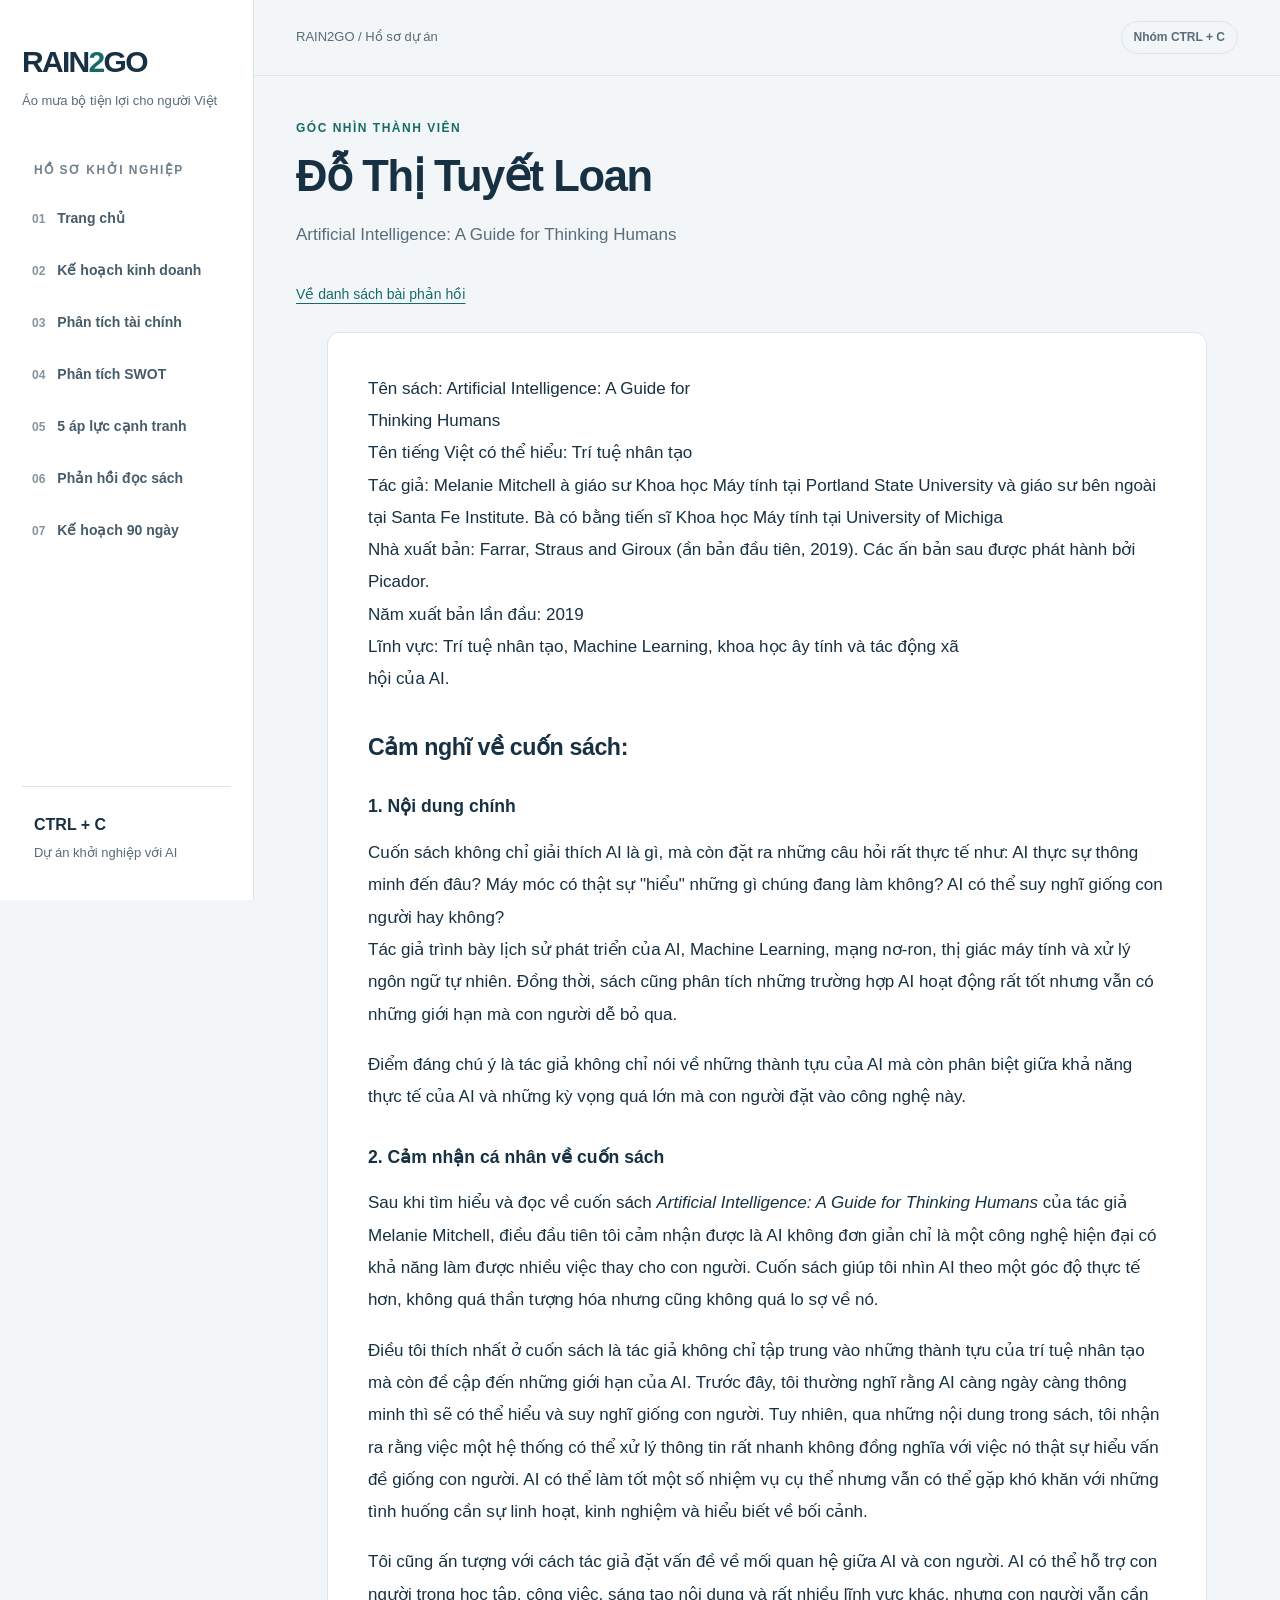
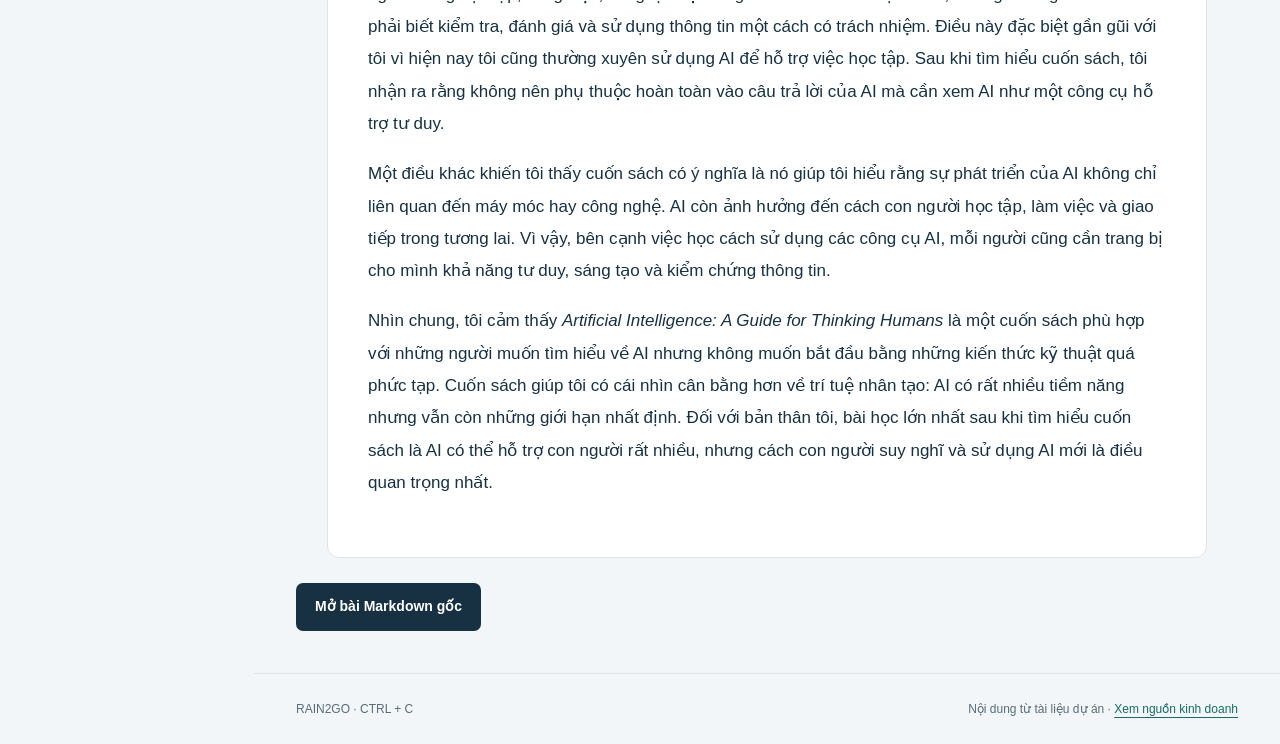
<file: reflection-3.html>
<!doctype html><html lang="vi"><head><meta charset="utf-8"><meta name="viewport" content="width=device-width,initial-scale=1"><meta name="description" content="Artificial Intelligence: A Guide for Thinking Humans"><title>Đỗ Thị Tuyết Loan · RAIN2GO</title><link rel="stylesheet" href="style.css"><link rel="icon" href="data:image/svg+xml,%3Csvg xmlns='http://www.w3.org/2000/svg' viewBox='0 0 32 32'%3E%3Crect width='32' height='32' rx='8' fill='%23153243'/%3E%3Ctext x='8' y='24' fill='%23b9ee73' font-size='24'%3ER%3C/text%3E%3C/svg%3E"></head><body><a class="skip" href="#main">Đến nội dung</a><aside class="sidebar"><a class="brand" href="index.html">RAIN<span>2</span>GO</a><p class="brand-caption">Áo mưa bộ tiện lợi cho người Việt</p><div class="nav-label">HỒ SƠ KHỞI NGHIỆP</div><nav aria-label="Điều hướng chính"><a href="index.html" ><span class="nav-num">01</span>Trang chủ</a><a href="business-plan.html" ><span class="nav-num">02</span>Kế hoạch kinh doanh</a><a href="financial-analysis.html" ><span class="nav-num">03</span>Phân tích tài chính</a><a href="swot.html" ><span class="nav-num">04</span>Phân tích SWOT</a><a href="five-forces.html" ><span class="nav-num">05</span>5 áp lực cạnh tranh</a><a href="reflections.html" ><span class="nav-num">06</span>Phản hồi đọc sách</a><a href="action-plan.html" ><span class="nav-num">07</span>Kế hoạch 90 ngày</a></nav><div class="sidebar-bottom"><strong>CTRL + C</strong><p>Dự án khởi nghiệp với AI</p></div></aside><div class="workspace"><header class="topbar"><span>RAIN2GO / Hồ sơ dự án</span><span class="pill">Nhóm CTRL + C</span></header><main id="main"><div class="page-heading"><p class="eyebrow">GÓC NHÌN THÀNH VIÊN</p><h1>Đỗ Thị Tuyết Loan</h1><p class="lead">Artificial Intelligence: A Guide for Thinking Humans</p></div><a class="back" href="reflections.html">Về danh sách bài phản hồi</a><section class="paper prose reading"><p>Tên sách: Artificial Intelligence: A Guide for<br>Thinking Humans<br>Tên tiếng Việt có thể hiểu: Trí tuệ nhân tạo<br>Tác giả: Melanie Mitchell à giáo sư Khoa học Máy tính tại Portland State University và giáo sư bên ngoài tại Santa Fe Institute. Bà có bằng tiến sĩ Khoa học Máy tính tại University of Michiga<br>Nhà xuất bản: Farrar, Straus and Giroux (ần bản đầu tiên, 2019). Các ấn bản sau được phát hành bởi Picador.<br>Năm xuất bản lần đầu: 2019<br>Lĩnh vực: Trí tuệ nhân tạo, Machine Learning, khoa học ây tính và tác động xã<br>hội của AI.</p><h2>Cảm nghĩ về cuốn sách:</h2><h3>1. Nội dung chính</h3><p>Cuốn sách không chỉ giải thích AI là gì, mà còn đặt ra những câu hỏi rất thực tế như: AI thực sự thông minh đến đâu? Máy móc có thật sự &quot;hiểu&quot; những gì chúng đang làm không? AI có thể suy nghĩ giống con người hay không?<br>Tác giả trình bày lịch sử phát triển của AI, Machine Learning, mạng nơ-ron, thị giác máy tính và xử lý ngôn ngữ tự nhiên. Đồng thời, sách cũng phân tích những trường hợp AI hoạt động rất tốt nhưng vẫn có những giới hạn mà con người dễ bỏ qua.</p><p>Điểm đáng chú ý là tác giả không chỉ nói về những thành tựu của AI mà còn phân biệt giữa khả năng thực tế của AI và những kỳ vọng quá lớn mà con người đặt vào công nghệ này.</p><h3>2. Cảm nhận cá nhân về cuốn sách</h3><p>Sau khi tìm hiểu và đọc về cuốn sách <em>Artificial Intelligence: A Guide for Thinking Humans</em> của tác giả Melanie Mitchell, điều đầu tiên tôi cảm nhận được là AI không đơn giản chỉ là một công nghệ hiện đại có khả năng làm được nhiều việc thay cho con người. Cuốn sách giúp tôi nhìn AI theo một góc độ thực tế hơn, không quá thần tượng hóa nhưng cũng không quá lo sợ về nó.</p><p>Điều tôi thích nhất ở cuốn sách là tác giả không chỉ tập trung vào những thành tựu của trí tuệ nhân tạo mà còn đề cập đến những giới hạn của AI. Trước đây, tôi thường nghĩ rằng AI càng ngày càng thông minh thì sẽ có thể hiểu và suy nghĩ giống con người. Tuy nhiên, qua những nội dung trong sách, tôi nhận ra rằng việc một hệ thống có thể xử lý thông tin rất nhanh không đồng nghĩa với việc nó thật sự hiểu vấn đề giống con người. AI có thể làm tốt một số nhiệm vụ cụ thể nhưng vẫn có thể gặp khó khăn với những tình huống cần sự linh hoạt, kinh nghiệm và hiểu biết về bối cảnh.</p><p>Tôi cũng ấn tượng với cách tác giả đặt vấn đề về mối quan hệ giữa AI và con người. AI có thể hỗ trợ con người trong học tập, công việc, sáng tạo nội dung và rất nhiều lĩnh vực khác, nhưng con người vẫn cần phải biết kiểm tra, đánh giá và sử dụng thông tin một cách có trách nhiệm. Điều này đặc biệt gần gũi với tôi vì hiện nay tôi cũng thường xuyên sử dụng AI để hỗ trợ việc học tập. Sau khi tìm hiểu cuốn sách, tôi nhận ra rằng không nên phụ thuộc hoàn toàn vào câu trả lời của AI mà cần xem AI như một công cụ hỗ trợ tư duy.</p><p>Một điều khác khiến tôi thấy cuốn sách có ý nghĩa là nó giúp tôi hiểu rằng sự phát triển của AI không chỉ liên quan đến máy móc hay công nghệ. AI còn ảnh hưởng đến cách con người học tập, làm việc và giao tiếp trong tương lai. Vì vậy, bên cạnh việc học cách sử dụng các công cụ AI, mỗi người cũng cần trang bị cho mình khả năng tư duy, sáng tạo và kiểm chứng thông tin.</p><p>Nhìn chung, tôi cảm thấy <em>Artificial Intelligence: A Guide for Thinking Humans</em> là một cuốn sách phù hợp với những người muốn tìm hiểu về AI nhưng không muốn bắt đầu bằng những kiến thức kỹ thuật quá phức tạp. Cuốn sách giúp tôi có cái nhìn cân bằng hơn về trí tuệ nhân tạo: AI có rất nhiều tiềm năng nhưng vẫn còn những giới hạn nhất định. Đối với bản thân tôi, bài học lớn nhất sau khi tìm hiểu cuốn sách là AI có thể hỗ trợ con người rất nhiều, nhưng cách con người suy nghĩ và sử dụng AI mới là điều quan trọng nhất.</p></section><a class="button dark" href="sources/reflections/24040594-%C4%90%E1%BB%97%20Th%E1%BB%8B%20Tuy%E1%BA%BFt%20Loan.md">Mở bài Markdown gốc</a></main><footer>RAIN2GO · CTRL + C <span>Nội dung từ tài liệu dự án · <a href="sources/business_plan.md">Xem nguồn kinh doanh</a></span></footer></div></body></html>
</file>
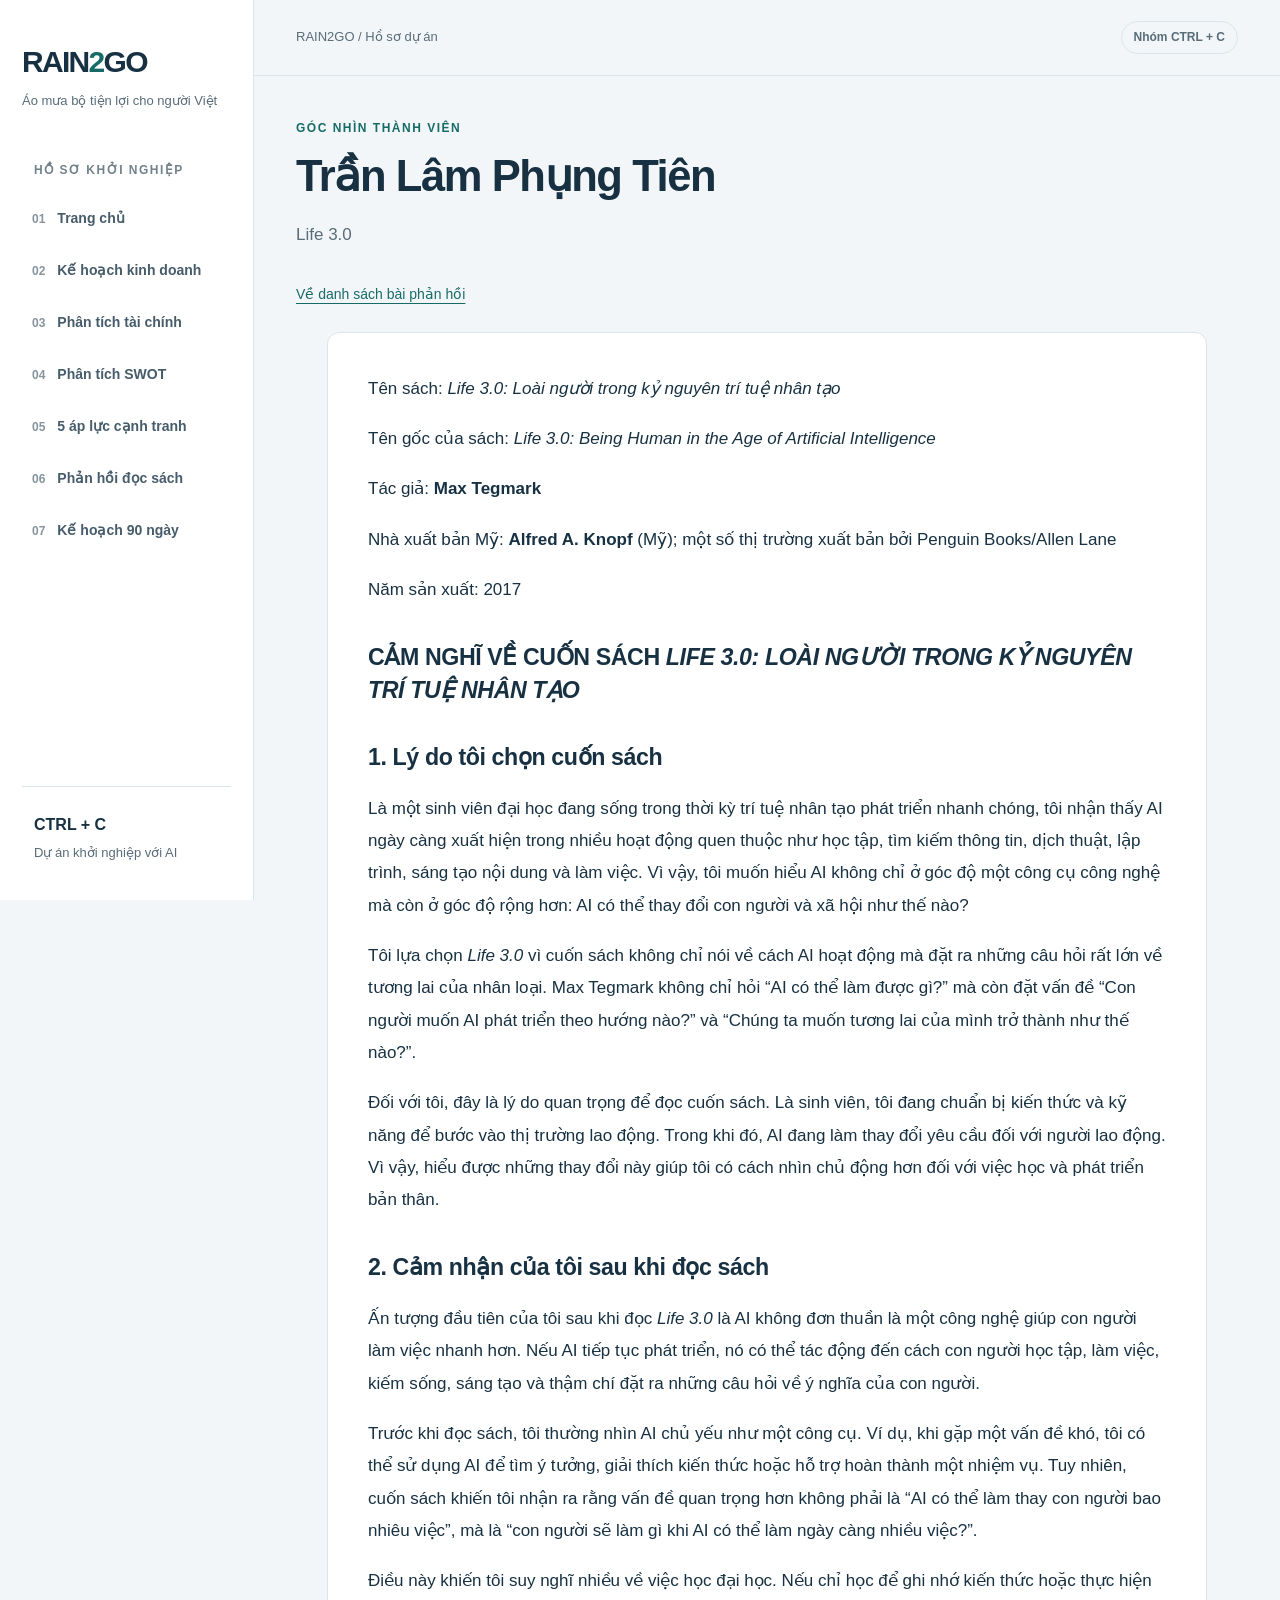
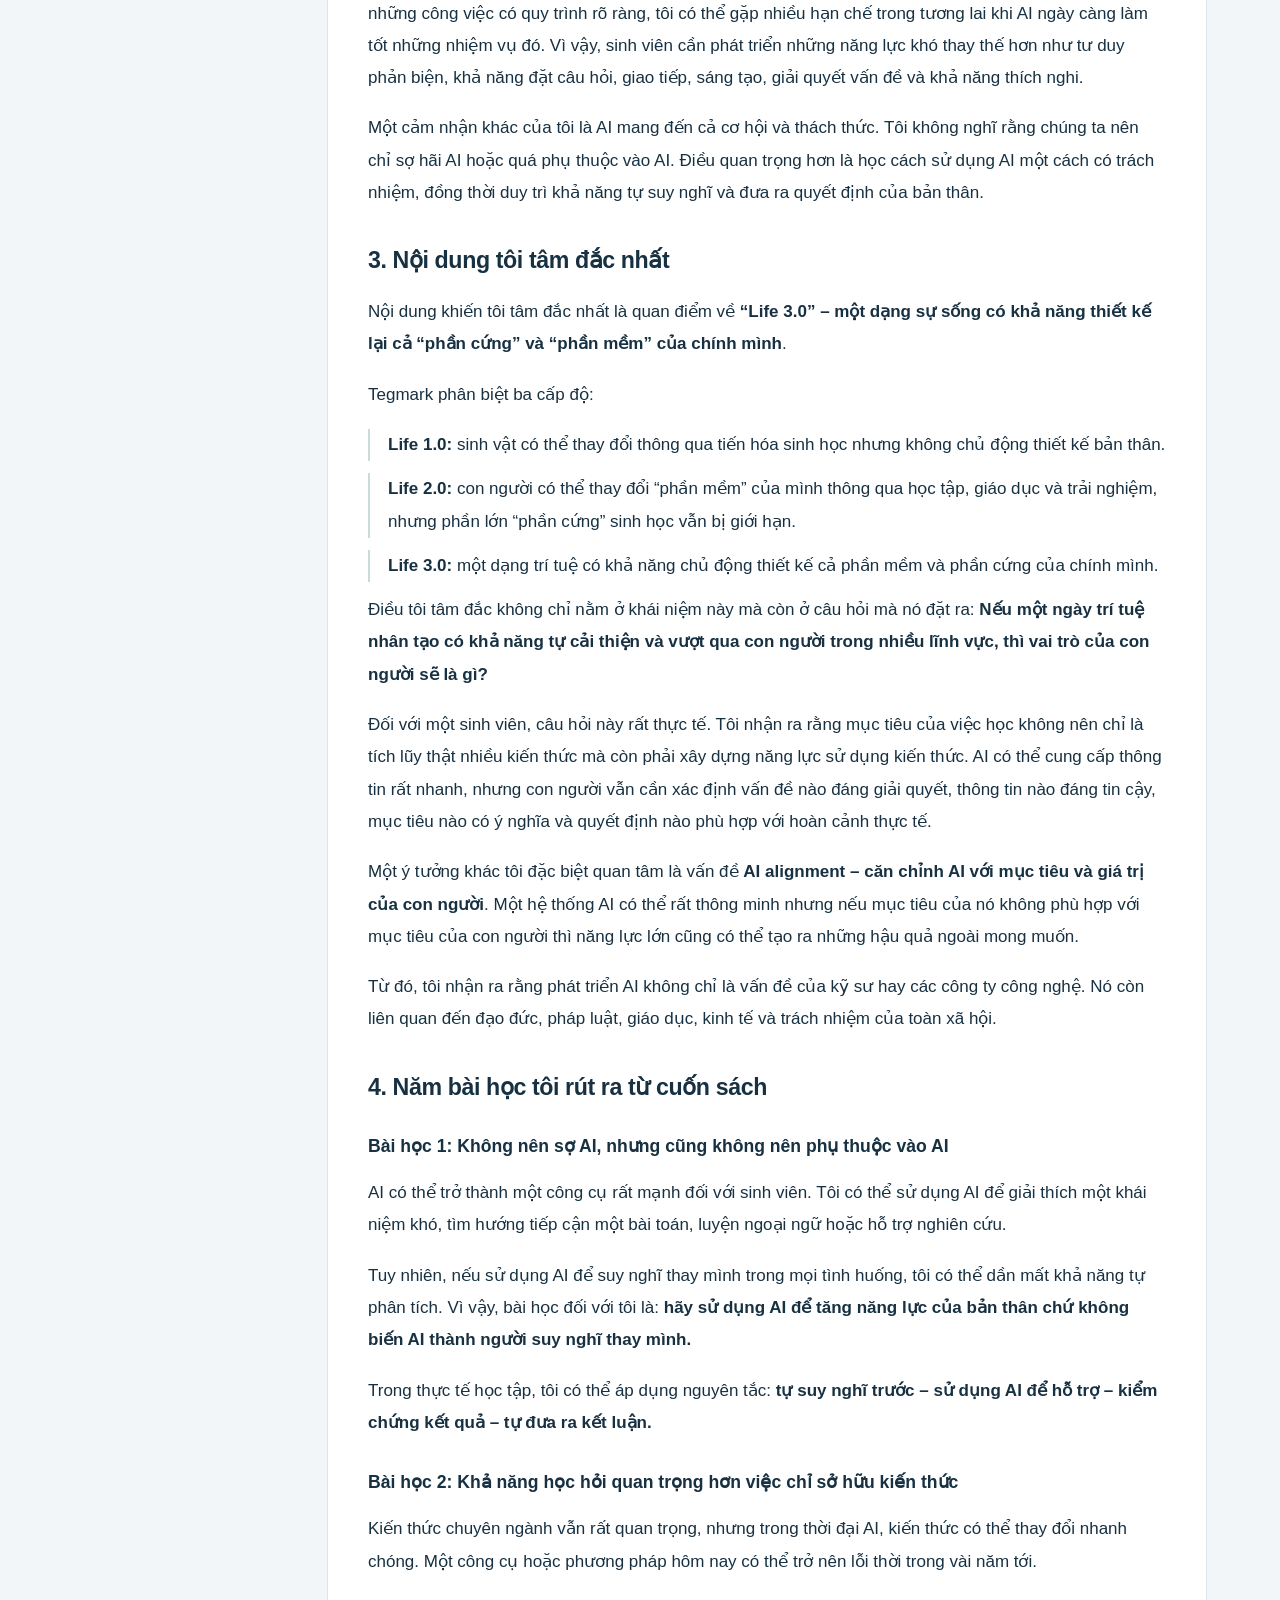
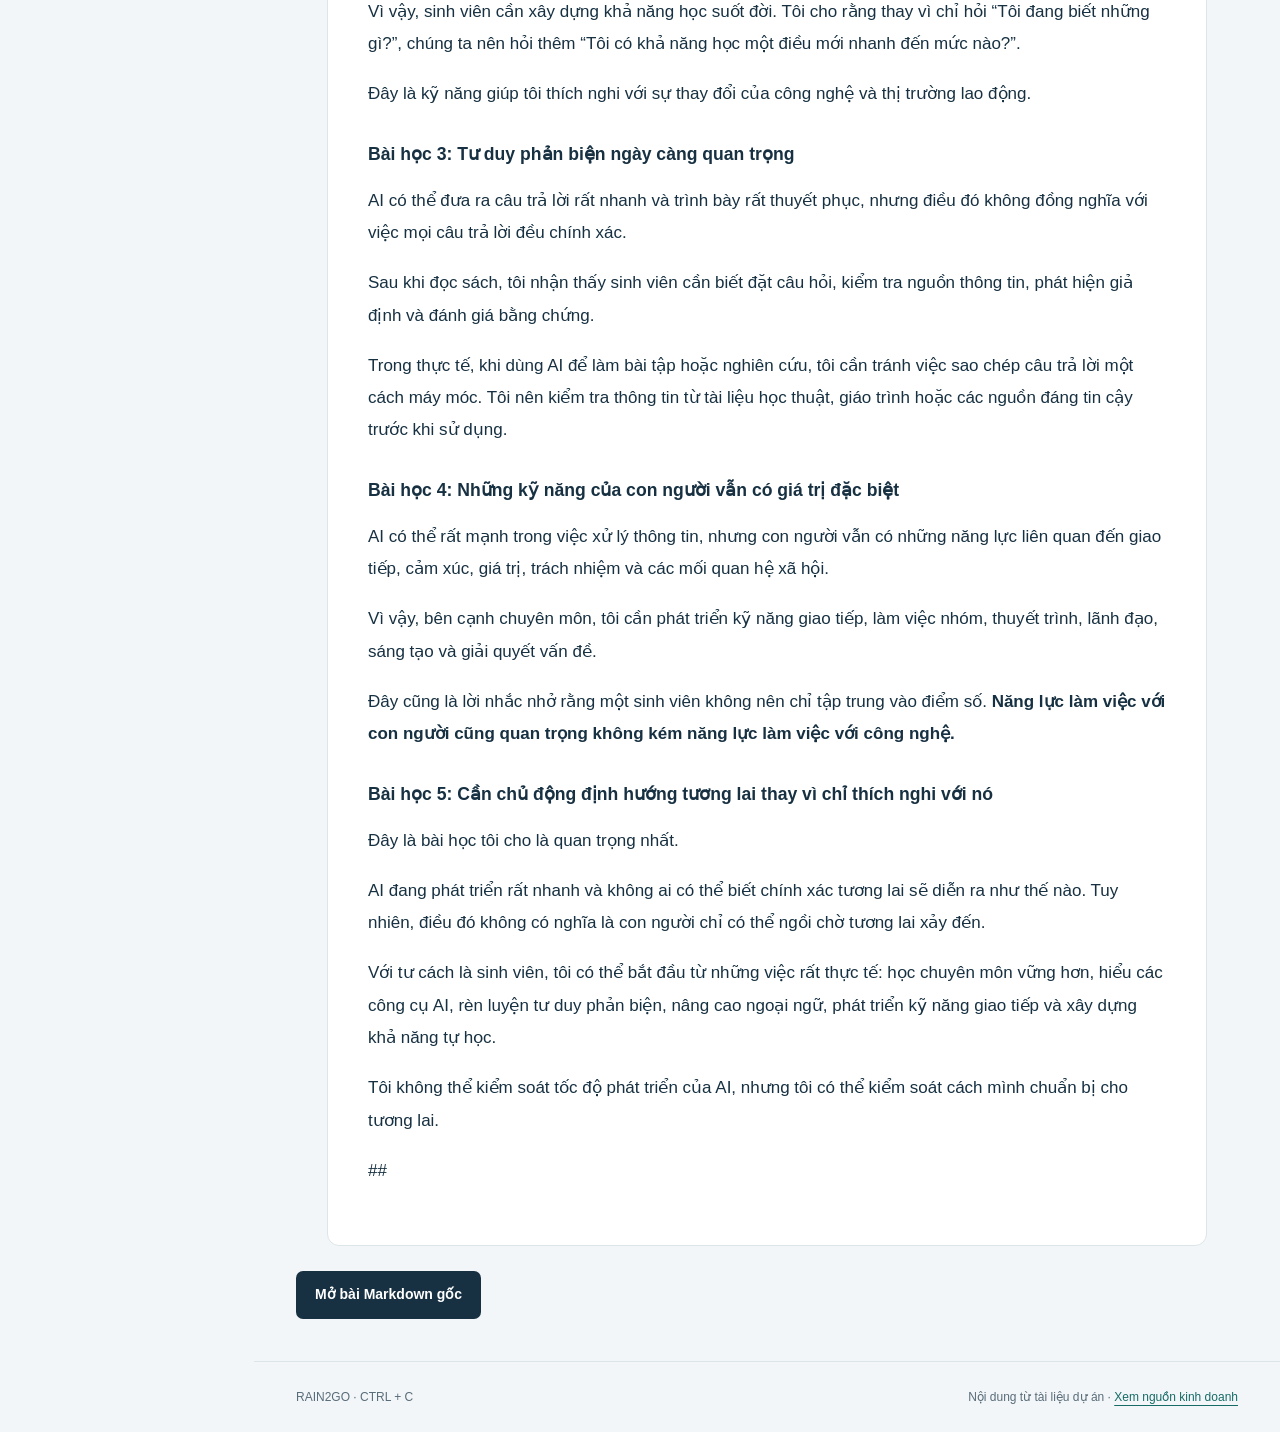
<file: reflection-4.html>
<!doctype html><html lang="vi"><head><meta charset="utf-8"><meta name="viewport" content="width=device-width,initial-scale=1"><meta name="description" content="Life 3.0"><title>Trần Lâm Phụng Tiên · RAIN2GO</title><link rel="stylesheet" href="style.css"><link rel="icon" href="data:image/svg+xml,%3Csvg xmlns='http://www.w3.org/2000/svg' viewBox='0 0 32 32'%3E%3Crect width='32' height='32' rx='8' fill='%23153243'/%3E%3Ctext x='8' y='24' fill='%23b9ee73' font-size='24'%3ER%3C/text%3E%3C/svg%3E"></head><body><a class="skip" href="#main">Đến nội dung</a><aside class="sidebar"><a class="brand" href="index.html">RAIN<span>2</span>GO</a><p class="brand-caption">Áo mưa bộ tiện lợi cho người Việt</p><div class="nav-label">HỒ SƠ KHỞI NGHIỆP</div><nav aria-label="Điều hướng chính"><a href="index.html" ><span class="nav-num">01</span>Trang chủ</a><a href="business-plan.html" ><span class="nav-num">02</span>Kế hoạch kinh doanh</a><a href="financial-analysis.html" ><span class="nav-num">03</span>Phân tích tài chính</a><a href="swot.html" ><span class="nav-num">04</span>Phân tích SWOT</a><a href="five-forces.html" ><span class="nav-num">05</span>5 áp lực cạnh tranh</a><a href="reflections.html" ><span class="nav-num">06</span>Phản hồi đọc sách</a><a href="action-plan.html" ><span class="nav-num">07</span>Kế hoạch 90 ngày</a></nav><div class="sidebar-bottom"><strong>CTRL + C</strong><p>Dự án khởi nghiệp với AI</p></div></aside><div class="workspace"><header class="topbar"><span>RAIN2GO / Hồ sơ dự án</span><span class="pill">Nhóm CTRL + C</span></header><main id="main"><div class="page-heading"><p class="eyebrow">GÓC NHÌN THÀNH VIÊN</p><h1>Trần Lâm Phụng Tiên</h1><p class="lead">Life 3.0</p></div><a class="back" href="reflections.html">Về danh sách bài phản hồi</a><section class="paper prose reading"><p>Tên sách: <em>Life 3.0: Loài người trong kỷ nguyên trí tuệ nhân tạo</em></p><p>Tên gốc của sách: <em>Life 3.0: Being Human in the Age of Artificial Intelligence</em></p><p>Tác giả: <strong>Max Tegmark</strong></p><p>Nhà xuất bản Mỹ: <strong>Alfred A. Knopf</strong> (Mỹ); một số thị trường xuất bản bởi Penguin Books/Allen Lane</p><p>Năm sản xuất: 2017</p><h2>CẢM NGHĨ VỀ CUỐN SÁCH <em>LIFE 3.0: LOÀI NGƯỜI TRONG KỶ NGUYÊN TRÍ TUỆ NHÂN TẠO</em></h2><h2>1. Lý do tôi chọn cuốn sách</h2><p>Là một sinh viên đại học đang sống trong thời kỳ trí tuệ nhân tạo phát triển nhanh chóng, tôi nhận thấy AI ngày càng xuất hiện trong nhiều hoạt động quen thuộc như học tập, tìm kiếm thông tin, dịch thuật, lập trình, sáng tạo nội dung và làm việc. Vì vậy, tôi muốn hiểu AI không chỉ ở góc độ một công cụ công nghệ mà còn ở góc độ rộng hơn: AI có thể thay đổi con người và xã hội như thế nào?</p><p>Tôi lựa chọn <em>Life 3.0</em> vì cuốn sách không chỉ nói về cách AI hoạt động mà đặt ra những câu hỏi rất lớn về tương lai của nhân loại. Max Tegmark không chỉ hỏi “AI có thể làm được gì?” mà còn đặt vấn đề “Con người muốn AI phát triển theo hướng nào?” và “Chúng ta muốn tương lai của mình trở thành như thế nào?”.</p><p>Đối với tôi, đây là lý do quan trọng để đọc cuốn sách. Là sinh viên, tôi đang chuẩn bị kiến thức và kỹ năng để bước vào thị trường lao động. Trong khi đó, AI đang làm thay đổi yêu cầu đối với người lao động. Vì vậy, hiểu được những thay đổi này giúp tôi có cách nhìn chủ động hơn đối với việc học và phát triển bản thân.</p><h2>2. Cảm nhận của tôi sau khi đọc sách</h2><p>Ấn tượng đầu tiên của tôi sau khi đọc <em>Life 3.0</em> là AI không đơn thuần là một công nghệ giúp con người làm việc nhanh hơn. Nếu AI tiếp tục phát triển, nó có thể tác động đến cách con người học tập, làm việc, kiếm sống, sáng tạo và thậm chí đặt ra những câu hỏi về ý nghĩa của con người.</p><p>Trước khi đọc sách, tôi thường nhìn AI chủ yếu như một công cụ. Ví dụ, khi gặp một vấn đề khó, tôi có thể sử dụng AI để tìm ý tưởng, giải thích kiến thức hoặc hỗ trợ hoàn thành một nhiệm vụ. Tuy nhiên, cuốn sách khiến tôi nhận ra rằng vấn đề quan trọng hơn không phải là “AI có thể làm thay con người bao nhiêu việc”, mà là “con người sẽ làm gì khi AI có thể làm ngày càng nhiều việc?”.</p><p>Điều này khiến tôi suy nghĩ nhiều về việc học đại học. Nếu chỉ học để ghi nhớ kiến thức hoặc thực hiện những công việc có quy trình rõ ràng, tôi có thể gặp nhiều hạn chế trong tương lai khi AI ngày càng làm tốt những nhiệm vụ đó. Vì vậy, sinh viên cần phát triển những năng lực khó thay thế hơn như tư duy phản biện, khả năng đặt câu hỏi, giao tiếp, sáng tạo, giải quyết vấn đề và khả năng thích nghi.</p><p>Một cảm nhận khác của tôi là AI mang đến cả cơ hội và thách thức. Tôi không nghĩ rằng chúng ta nên chỉ sợ hãi AI hoặc quá phụ thuộc vào AI. Điều quan trọng hơn là học cách sử dụng AI một cách có trách nhiệm, đồng thời duy trì khả năng tự suy nghĩ và đưa ra quyết định của bản thân.</p><h2>3. Nội dung tôi tâm đắc nhất</h2><p>Nội dung khiến tôi tâm đắc nhất là quan điểm về <strong>“Life 3.0” – một dạng sự sống có khả năng thiết kế lại cả “phần cứng” và “phần mềm” của chính mình</strong>.</p><p>Tegmark phân biệt ba cấp độ:</p><p class="list-line"><strong>Life 1.0:</strong> sinh vật có thể thay đổi thông qua tiến hóa sinh học nhưng không chủ động thiết kế bản thân.</p><p class="list-line"><strong>Life 2.0:</strong> con người có thể thay đổi “phần mềm” của mình thông qua học tập, giáo dục và trải nghiệm, nhưng phần lớn “phần cứng” sinh học vẫn bị giới hạn.</p><p class="list-line"><strong>Life 3.0:</strong> một dạng trí tuệ có khả năng chủ động thiết kế cả phần mềm và phần cứng của chính mình.</p><p>Điều tôi tâm đắc không chỉ nằm ở khái niệm này mà còn ở câu hỏi mà nó đặt ra: <strong>Nếu một ngày trí tuệ nhân tạo có khả năng tự cải thiện và vượt qua con người trong nhiều lĩnh vực, thì vai trò của con người sẽ là gì?</strong></p><p>Đối với một sinh viên, câu hỏi này rất thực tế. Tôi nhận ra rằng mục tiêu của việc học không nên chỉ là tích lũy thật nhiều kiến thức mà còn phải xây dựng năng lực sử dụng kiến thức. AI có thể cung cấp thông tin rất nhanh, nhưng con người vẫn cần xác định vấn đề nào đáng giải quyết, thông tin nào đáng tin cậy, mục tiêu nào có ý nghĩa và quyết định nào phù hợp với hoàn cảnh thực tế.</p><p>Một ý tưởng khác tôi đặc biệt quan tâm là vấn đề <strong>AI alignment – căn chỉnh AI với mục tiêu và giá trị của con người</strong>. Một hệ thống AI có thể rất thông minh nhưng nếu mục tiêu của nó không phù hợp với mục tiêu của con người thì năng lực lớn cũng có thể tạo ra những hậu quả ngoài mong muốn.</p><p>Từ đó, tôi nhận ra rằng phát triển AI không chỉ là vấn đề của kỹ sư hay các công ty công nghệ. Nó còn liên quan đến đạo đức, pháp luật, giáo dục, kinh tế và trách nhiệm của toàn xã hội.</p><h2>4. Năm bài học tôi rút ra từ cuốn sách</h2><h3>Bài học 1: Không nên sợ AI, nhưng cũng không nên phụ thuộc vào AI</h3><p>AI có thể trở thành một công cụ rất mạnh đối với sinh viên. Tôi có thể sử dụng AI để giải thích một khái niệm khó, tìm hướng tiếp cận một bài toán, luyện ngoại ngữ hoặc hỗ trợ nghiên cứu.</p><p>Tuy nhiên, nếu sử dụng AI để suy nghĩ thay mình trong mọi tình huống, tôi có thể dần mất khả năng tự phân tích. Vì vậy, bài học đối với tôi là: <strong>hãy sử dụng AI để tăng năng lực của bản thân chứ không biến AI thành người suy nghĩ thay mình.</strong></p><p>Trong thực tế học tập, tôi có thể áp dụng nguyên tắc: <strong>tự suy nghĩ trước – sử dụng AI để hỗ trợ – kiểm chứng kết quả – tự đưa ra kết luận.</strong></p><h3>Bài học 2: Khả năng học hỏi quan trọng hơn việc chỉ sở hữu kiến thức</h3><p>Kiến thức chuyên ngành vẫn rất quan trọng, nhưng trong thời đại AI, kiến thức có thể thay đổi nhanh chóng. Một công cụ hoặc phương pháp hôm nay có thể trở nên lỗi thời trong vài năm tới.</p><p>Vì vậy, sinh viên cần xây dựng khả năng học suốt đời. Tôi cho rằng thay vì chỉ hỏi “Tôi đang biết những gì?”, chúng ta nên hỏi thêm “Tôi có khả năng học một điều mới nhanh đến mức nào?”.</p><p>Đây là kỹ năng giúp tôi thích nghi với sự thay đổi của công nghệ và thị trường lao động.</p><h3>Bài học 3: Tư duy phản biện ngày càng quan trọng</h3><p>AI có thể đưa ra câu trả lời rất nhanh và trình bày rất thuyết phục, nhưng điều đó không đồng nghĩa với việc mọi câu trả lời đều chính xác.</p><p>Sau khi đọc sách, tôi nhận thấy sinh viên cần biết đặt câu hỏi, kiểm tra nguồn thông tin, phát hiện giả định và đánh giá bằng chứng.</p><p>Trong thực tế, khi dùng AI để làm bài tập hoặc nghiên cứu, tôi cần tránh việc sao chép câu trả lời một cách máy móc. Tôi nên kiểm tra thông tin từ tài liệu học thuật, giáo trình hoặc các nguồn đáng tin cậy trước khi sử dụng.</p><h3>Bài học 4: Những kỹ năng của con người vẫn có giá trị đặc biệt</h3><p>AI có thể rất mạnh trong việc xử lý thông tin, nhưng con người vẫn có những năng lực liên quan đến giao tiếp, cảm xúc, giá trị, trách nhiệm và các mối quan hệ xã hội.</p><p>Vì vậy, bên cạnh chuyên môn, tôi cần phát triển kỹ năng giao tiếp, làm việc nhóm, thuyết trình, lãnh đạo, sáng tạo và giải quyết vấn đề.</p><p>Đây cũng là lời nhắc nhở rằng một sinh viên không nên chỉ tập trung vào điểm số. <strong>Năng lực làm việc với con người cũng quan trọng không kém năng lực làm việc với công nghệ.</strong></p><h3>Bài học 5: Cần chủ động định hướng tương lai thay vì chỉ thích nghi với nó</h3><p>Đây là bài học tôi cho là quan trọng nhất.</p><p>AI đang phát triển rất nhanh và không ai có thể biết chính xác tương lai sẽ diễn ra như thế nào. Tuy nhiên, điều đó không có nghĩa là con người chỉ có thể ngồi chờ tương lai xảy đến.</p><p>Với tư cách là sinh viên, tôi có thể bắt đầu từ những việc rất thực tế: học chuyên môn vững hơn, hiểu các công cụ AI, rèn luyện tư duy phản biện, nâng cao ngoại ngữ, phát triển kỹ năng giao tiếp và xây dựng khả năng tự học.</p><p>Tôi không thể kiểm soát tốc độ phát triển của AI, nhưng tôi có thể kiểm soát cách mình chuẩn bị cho tương lai.</p><p>##</p></section><a class="button dark" href="sources/reflections/24040614-Tr%E1%BA%A7n%20L%C3%A2m%20Ph%E1%BB%A5ng%20Ti%C3%AAn.md">Mở bài Markdown gốc</a></main><footer>RAIN2GO · CTRL + C <span>Nội dung từ tài liệu dự án · <a href="sources/business_plan.md">Xem nguồn kinh doanh</a></span></footer></div></body></html>
</file>
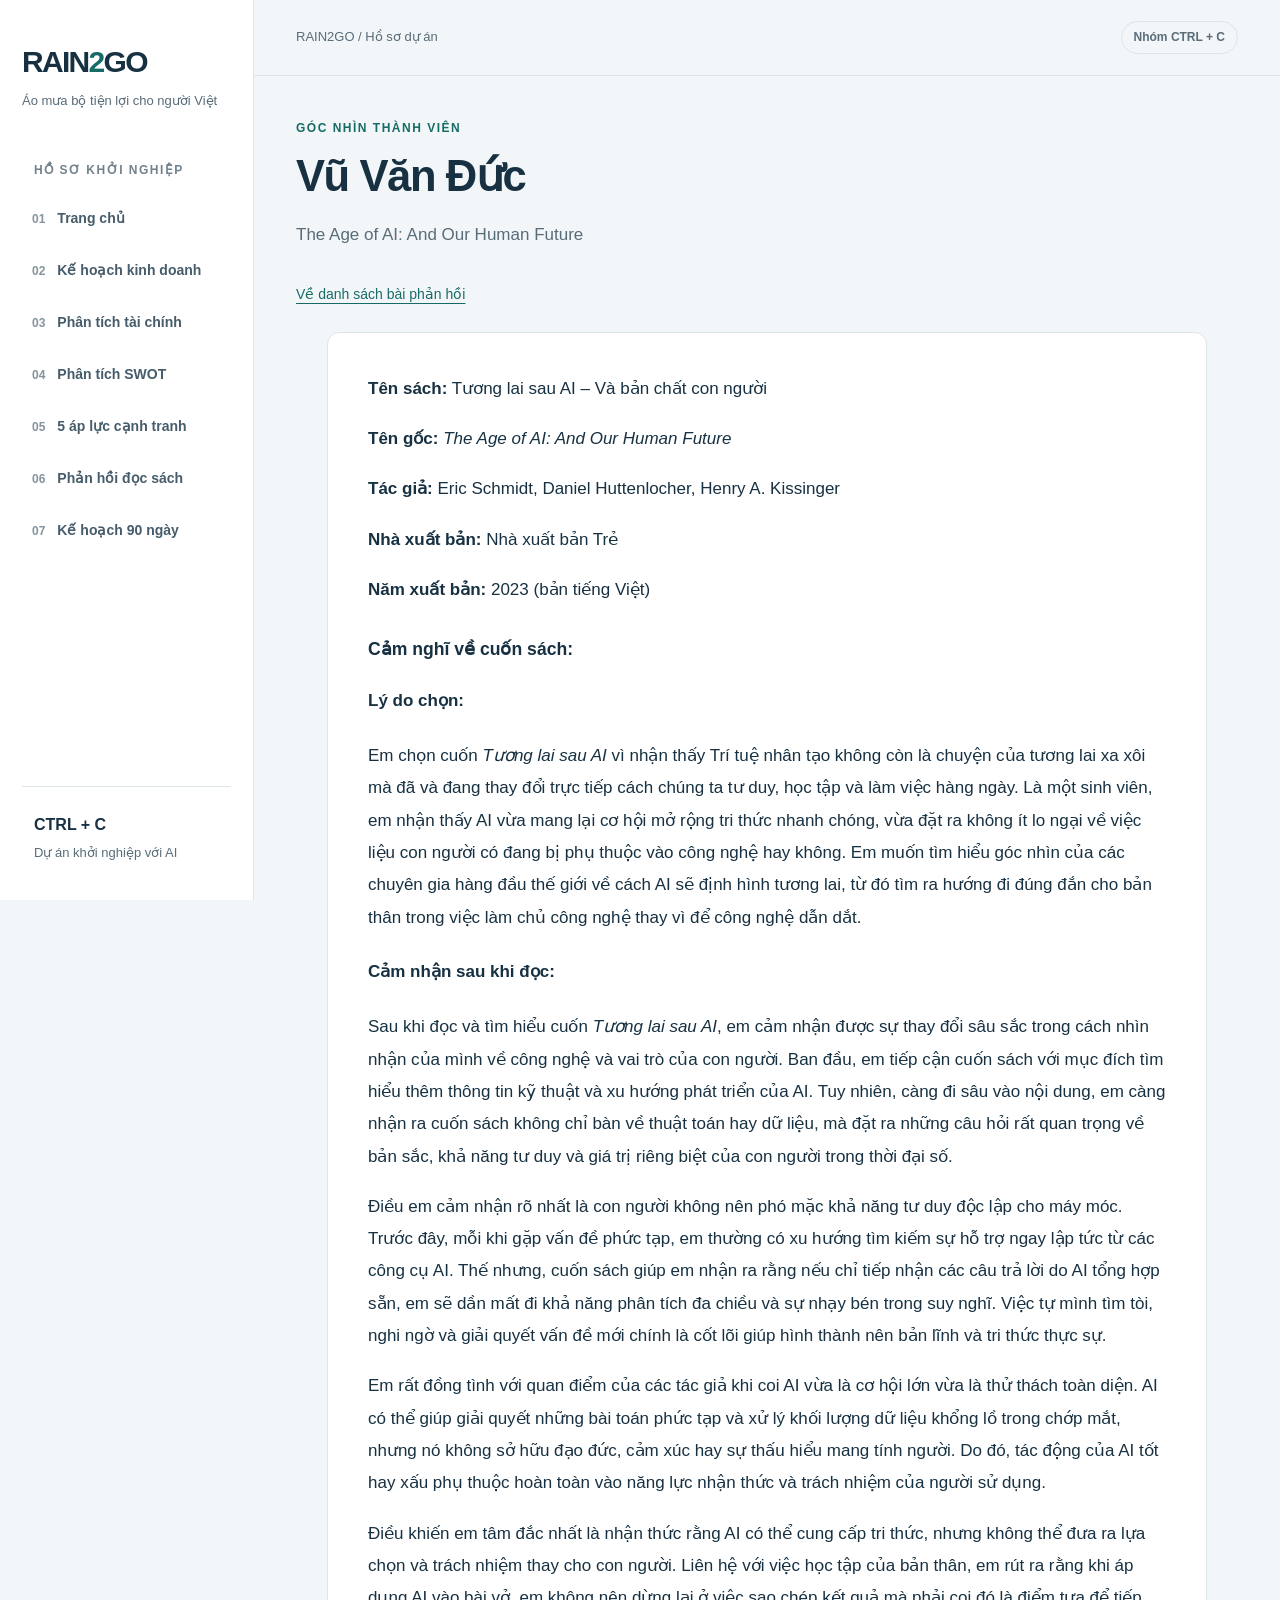
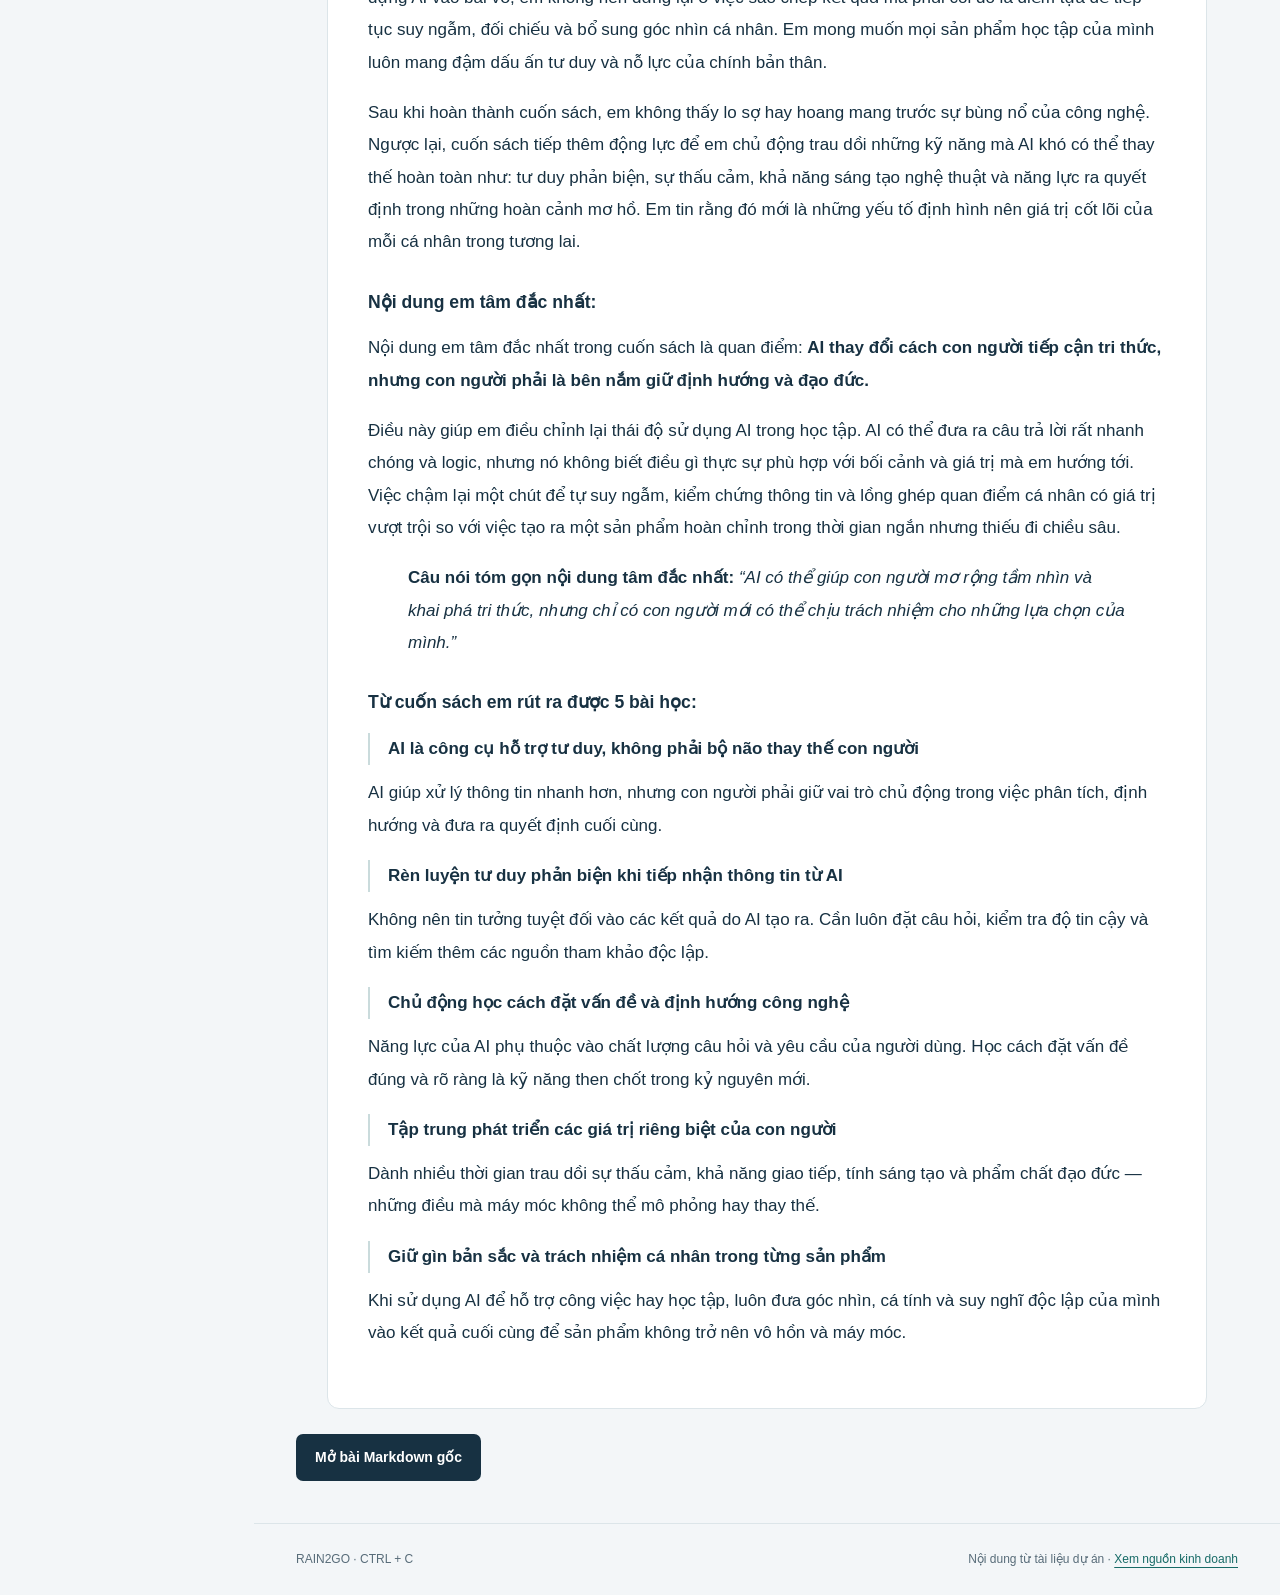
<file: reflection-5.html>
<!doctype html><html lang="vi"><head><meta charset="utf-8"><meta name="viewport" content="width=device-width,initial-scale=1"><meta name="description" content="The Age of AI: And Our Human Future"><title>Vũ Văn Đức · RAIN2GO</title><link rel="stylesheet" href="style.css"><link rel="icon" href="data:image/svg+xml,%3Csvg xmlns='http://www.w3.org/2000/svg' viewBox='0 0 32 32'%3E%3Crect width='32' height='32' rx='8' fill='%23153243'/%3E%3Ctext x='8' y='24' fill='%23b9ee73' font-size='24'%3ER%3C/text%3E%3C/svg%3E"></head><body><a class="skip" href="#main">Đến nội dung</a><aside class="sidebar"><a class="brand" href="index.html">RAIN<span>2</span>GO</a><p class="brand-caption">Áo mưa bộ tiện lợi cho người Việt</p><div class="nav-label">HỒ SƠ KHỞI NGHIỆP</div><nav aria-label="Điều hướng chính"><a href="index.html" ><span class="nav-num">01</span>Trang chủ</a><a href="business-plan.html" ><span class="nav-num">02</span>Kế hoạch kinh doanh</a><a href="financial-analysis.html" ><span class="nav-num">03</span>Phân tích tài chính</a><a href="swot.html" ><span class="nav-num">04</span>Phân tích SWOT</a><a href="five-forces.html" ><span class="nav-num">05</span>5 áp lực cạnh tranh</a><a href="reflections.html" ><span class="nav-num">06</span>Phản hồi đọc sách</a><a href="action-plan.html" ><span class="nav-num">07</span>Kế hoạch 90 ngày</a></nav><div class="sidebar-bottom"><strong>CTRL + C</strong><p>Dự án khởi nghiệp với AI</p></div></aside><div class="workspace"><header class="topbar"><span>RAIN2GO / Hồ sơ dự án</span><span class="pill">Nhóm CTRL + C</span></header><main id="main"><div class="page-heading"><p class="eyebrow">GÓC NHÌN THÀNH VIÊN</p><h1>Vũ Văn Đức</h1><p class="lead">The Age of AI: And Our Human Future</p></div><a class="back" href="reflections.html">Về danh sách bài phản hồi</a><section class="paper prose reading"><p><strong>Tên sách:</strong> Tương lai sau AI – Và bản chất con người</p><p><strong>Tên gốc:</strong> <em>The Age of AI: And Our Human Future</em></p><p><strong>Tác giả:</strong> Eric Schmidt, Daniel Huttenlocher, Henry A. Kissinger</p><p><strong>Nhà xuất bản:</strong> Nhà xuất bản Trẻ</p><p><strong>Năm xuất bản:</strong> 2023 (bản tiếng Việt)</p><h3><strong>Cảm nghĩ về cuốn sách:</strong></h3><h4><strong>Lý do chọn:</strong></h4><p>Em chọn cuốn <em>Tương lai sau AI</em> vì nhận thấy Trí tuệ nhân tạo không còn là chuyện của tương lai xa xôi mà đã và đang thay đổi trực tiếp cách chúng ta tư duy, học tập và làm việc hàng ngày. Là một sinh viên, em nhận thấy AI vừa mang lại cơ hội mở rộng tri thức nhanh chóng, vừa đặt ra không ít lo ngại về việc liệu con người có đang bị phụ thuộc vào công nghệ hay không. Em muốn tìm hiểu góc nhìn của các chuyên gia hàng đầu thế giới về cách AI sẽ định hình tương lai, từ đó tìm ra hướng đi đúng đắn cho bản thân trong việc làm chủ công nghệ thay vì để công nghệ dẫn dắt.</p><h4><strong>Cảm nhận sau khi đọc:</strong></h4><p>Sau khi đọc và tìm hiểu cuốn <em>Tương lai sau AI</em>, em cảm nhận được sự thay đổi sâu sắc trong cách nhìn nhận của mình về công nghệ và vai trò của con người. Ban đầu, em tiếp cận cuốn sách với mục đích tìm hiểu thêm thông tin kỹ thuật và xu hướng phát triển của AI. Tuy nhiên, càng đi sâu vào nội dung, em càng nhận ra cuốn sách không chỉ bàn về thuật toán hay dữ liệu, mà đặt ra những câu hỏi rất quan trọng về bản sắc, khả năng tư duy và giá trị riêng biệt của con người trong thời đại số.</p><p>Điều em cảm nhận rõ nhất là con người không nên phó mặc khả năng tư duy độc lập cho máy móc. Trước đây, mỗi khi gặp vấn đề phức tạp, em thường có xu hướng tìm kiếm sự hỗ trợ ngay lập tức từ các công cụ AI. Thế nhưng, cuốn sách giúp em nhận ra rằng nếu chỉ tiếp nhận các câu trả lời do AI tổng hợp sẵn, em sẽ dần mất đi khả năng phân tích đa chiều và sự nhạy bén trong suy nghĩ. Việc tự mình tìm tòi, nghi ngờ và giải quyết vấn đề mới chính là cốt lõi giúp hình thành nên bản lĩnh và tri thức thực sự.</p><p>Em rất đồng tình với quan điểm của các tác giả khi coi AI vừa là cơ hội lớn vừa là thử thách toàn diện. AI có thể giúp giải quyết những bài toán phức tạp và xử lý khối lượng dữ liệu khổng lồ trong chớp mắt, nhưng nó không sở hữu đạo đức, cảm xúc hay sự thấu hiểu mang tính người. Do đó, tác động của AI tốt hay xấu phụ thuộc hoàn toàn vào năng lực nhận thức và trách nhiệm của người sử dụng.</p><p>Điều khiến em tâm đắc nhất là nhận thức rằng AI có thể cung cấp tri thức, nhưng không thể đưa ra lựa chọn và trách nhiệm thay cho con người. Liên hệ với việc học tập của bản thân, em rút ra rằng khi áp dụng AI vào bài vở, em không nên dừng lại ở việc sao chép kết quả mà phải coi đó là điểm tựa để tiếp tục suy ngẫm, đối chiếu và bổ sung góc nhìn cá nhân. Em mong muốn mọi sản phẩm học tập của mình luôn mang đậm dấu ấn tư duy và nỗ lực của chính bản thân.</p><p>Sau khi hoàn thành cuốn sách, em không thấy lo sợ hay hoang mang trước sự bùng nổ của công nghệ. Ngược lại, cuốn sách tiếp thêm động lực để em chủ động trau dồi những kỹ năng mà AI khó có thể thay thế hoàn toàn như: tư duy phản biện, sự thấu cảm, khả năng sáng tạo nghệ thuật và năng lực ra quyết định trong những hoàn cảnh mơ hồ. Em tin rằng đó mới là những yếu tố định hình nên giá trị cốt lõi của mỗi cá nhân trong tương lai.</p><h3><strong>Nội dung em tâm đắc nhất:</strong></h3><p>Nội dung em tâm đắc nhất trong cuốn sách là quan điểm: <strong>AI thay đổi cách con người tiếp cận tri thức, nhưng con người phải là bên nắm giữ định hướng và đạo đức.</strong></p><p>Điều này giúp em điều chỉnh lại thái độ sử dụng AI trong học tập. AI có thể đưa ra câu trả lời rất nhanh chóng và logic, nhưng nó không biết điều gì thực sự phù hợp với bối cảnh và giá trị mà em hướng tới. Việc chậm lại một chút để tự suy ngẫm, kiểm chứng thông tin và lồng ghép quan điểm cá nhân có giá trị vượt trội so với việc tạo ra một sản phẩm hoàn chỉnh trong thời gian ngắn nhưng thiếu đi chiều sâu.</p><blockquote><strong>Câu nói tóm gọn nội dung tâm đắc nhất:</strong> <em>“AI có thể giúp con người mơ rộng tầm nhìn và khai phá tri thức, nhưng chỉ có con người mới có thể chịu trách nhiệm cho những lựa chọn của mình.”</em></blockquote><h3><strong>Từ cuốn sách em rút ra được 5 bài học:</strong></h3><p class="list-line"><strong>AI là công cụ hỗ trợ tư duy, không phải bộ não thay thế con người</strong></p><p>AI giúp xử lý thông tin nhanh hơn, nhưng con người phải giữ vai trò chủ động trong việc phân tích, định hướng và đưa ra quyết định cuối cùng.</p><p class="list-line"><strong>Rèn luyện tư duy phản biện khi tiếp nhận thông tin từ AI</strong></p><p>Không nên tin tưởng tuyệt đối vào các kết quả do AI tạo ra. Cần luôn đặt câu hỏi, kiểm tra độ tin cậy và tìm kiếm thêm các nguồn tham khảo độc lập.</p><p class="list-line"><strong>Chủ động học cách đặt vấn đề và định hướng công nghệ</strong></p><p>Năng lực của AI phụ thuộc vào chất lượng câu hỏi và yêu cầu của người dùng. Học cách đặt vấn đề đúng và rõ ràng là kỹ năng then chốt trong kỷ nguyên mới.</p><p class="list-line"><strong>Tập trung phát triển các giá trị riêng biệt của con người</strong></p><p>Dành nhiều thời gian trau dồi sự thấu cảm, khả năng giao tiếp, tính sáng tạo và phẩm chất đạo đức — những điều mà máy móc không thể mô phỏng hay thay thế.</p><p class="list-line"><strong>Giữ gìn bản sắc và trách nhiệm cá nhân trong từng sản phẩm</strong></p><p>Khi sử dụng AI để hỗ trợ công việc hay học tập, luôn đưa góc nhìn, cá tính và suy nghĩ độc lập của mình vào kết quả cuối cùng để sản phẩm không trở nên vô hồn và máy móc.</p></section><a class="button dark" href="sources/reflections/25030252-V%C5%A9%20V%C4%83n%20%C4%90%E1%BB%A9c.md">Mở bài Markdown gốc</a></main><footer>RAIN2GO · CTRL + C <span>Nội dung từ tài liệu dự án · <a href="sources/business_plan.md">Xem nguồn kinh doanh</a></span></footer></div></body></html>
</file>
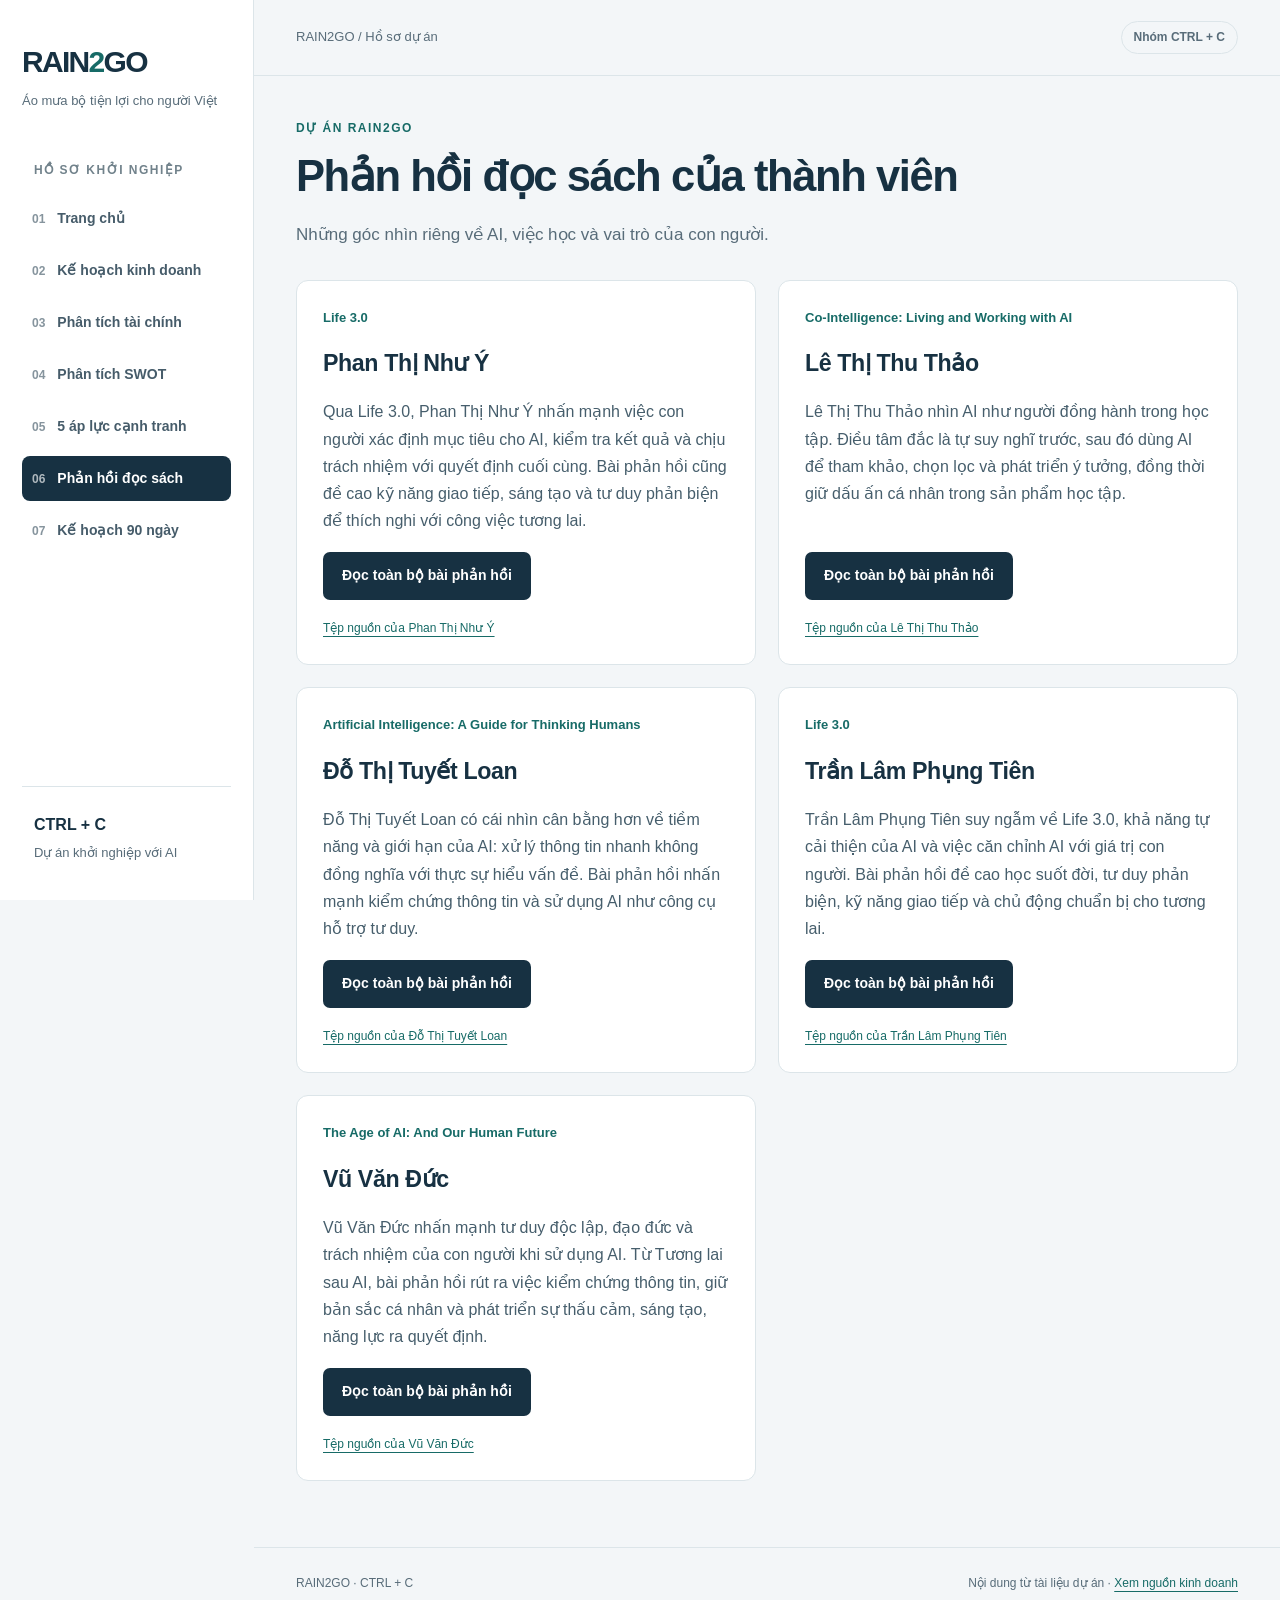
<file: reflections.html>
<!doctype html><html lang="vi"><head><meta charset="utf-8"><meta name="viewport" content="width=device-width,initial-scale=1"><meta name="description" content="Những góc nhìn riêng về AI, việc học và vai trò của con người."><title>Phản hồi đọc sách của thành viên · RAIN2GO</title><link rel="stylesheet" href="style.css"><link rel="icon" href="data:image/svg+xml,%3Csvg xmlns='http://www.w3.org/2000/svg' viewBox='0 0 32 32'%3E%3Crect width='32' height='32' rx='8' fill='%23153243'/%3E%3Ctext x='8' y='24' fill='%23b9ee73' font-size='24'%3ER%3C/text%3E%3C/svg%3E"></head><body><a class="skip" href="#main">Đến nội dung</a><aside class="sidebar"><a class="brand" href="index.html">RAIN<span>2</span>GO</a><p class="brand-caption">Áo mưa bộ tiện lợi cho người Việt</p><div class="nav-label">HỒ SƠ KHỞI NGHIỆP</div><nav aria-label="Điều hướng chính"><a href="index.html" ><span class="nav-num">01</span>Trang chủ</a><a href="business-plan.html" ><span class="nav-num">02</span>Kế hoạch kinh doanh</a><a href="financial-analysis.html" ><span class="nav-num">03</span>Phân tích tài chính</a><a href="swot.html" ><span class="nav-num">04</span>Phân tích SWOT</a><a href="five-forces.html" ><span class="nav-num">05</span>5 áp lực cạnh tranh</a><a href="reflections.html" aria-current="page"><span class="nav-num">06</span>Phản hồi đọc sách</a><a href="action-plan.html" ><span class="nav-num">07</span>Kế hoạch 90 ngày</a></nav><div class="sidebar-bottom"><strong>CTRL + C</strong><p>Dự án khởi nghiệp với AI</p></div></aside><div class="workspace"><header class="topbar"><span>RAIN2GO / Hồ sơ dự án</span><span class="pill">Nhóm CTRL + C</span></header><main id="main"><div class="page-heading"><p class="eyebrow">DỰ ÁN RAIN2GO</p><h1>Phản hồi đọc sách của thành viên</h1><p class="lead">Những góc nhìn riêng về AI, việc học và vai trò của con người.</p></div><div class="grid two reflection-grid"><article class="card reflection-card"><span class="book-label">Life 3.0</span><h2>Phan Thị Như Ý</h2><p>Qua Life 3.0, Phan Thị Như Ý nhấn mạnh việc con người xác định mục tiêu cho AI, kiểm tra kết quả và chịu trách nhiệm với quyết định cuối cùng. Bài phản hồi cũng đề cao kỹ năng giao tiếp, sáng tạo và tư duy phản biện để thích nghi với công việc tương lai.</p><a class="button dark" href="reflection-1.html">Đọc toàn bộ bài phản hồi</a><a class="source-link" href="sources/reflections/24040023-Phan%20Th%E1%BB%8B%20Nh%C6%B0%20%C3%9D.md">Tệp nguồn của Phan Thị Như Ý</a></article><article class="card reflection-card"><span class="book-label">Co-Intelligence: Living and Working with AI</span><h2>Lê Thị Thu Thảo</h2><p>Lê Thị Thu Thảo nhìn AI như người đồng hành trong học tập. Điều tâm đắc là tự suy nghĩ trước, sau đó dùng AI để tham khảo, chọn lọc và phát triển ý tưởng, đồng thời giữ dấu ấn cá nhân trong sản phẩm học tập.</p><a class="button dark" href="reflection-2.html">Đọc toàn bộ bài phản hồi</a><a class="source-link" href="sources/reflections/24040054-L%C3%AA%20Th%E1%BB%8B%20Thu%20Th%E1%BA%A3o.md">Tệp nguồn của Lê Thị Thu Thảo</a></article><article class="card reflection-card"><span class="book-label">Artificial Intelligence: A Guide for Thinking Humans</span><h2>Đỗ Thị Tuyết Loan</h2><p>Đỗ Thị Tuyết Loan có cái nhìn cân bằng hơn về tiềm năng và giới hạn của AI: xử lý thông tin nhanh không đồng nghĩa với thực sự hiểu vấn đề. Bài phản hồi nhấn mạnh kiểm chứng thông tin và sử dụng AI như công cụ hỗ trợ tư duy.</p><a class="button dark" href="reflection-3.html">Đọc toàn bộ bài phản hồi</a><a class="source-link" href="sources/reflections/24040594-%C4%90%E1%BB%97%20Th%E1%BB%8B%20Tuy%E1%BA%BFt%20Loan.md">Tệp nguồn của Đỗ Thị Tuyết Loan</a></article><article class="card reflection-card"><span class="book-label">Life 3.0</span><h2>Trần Lâm Phụng Tiên</h2><p>Trần Lâm Phụng Tiên suy ngẫm về Life 3.0, khả năng tự cải thiện của AI và việc căn chỉnh AI với giá trị con người. Bài phản hồi đề cao học suốt đời, tư duy phản biện, kỹ năng giao tiếp và chủ động chuẩn bị cho tương lai.</p><a class="button dark" href="reflection-4.html">Đọc toàn bộ bài phản hồi</a><a class="source-link" href="sources/reflections/24040614-Tr%E1%BA%A7n%20L%C3%A2m%20Ph%E1%BB%A5ng%20Ti%C3%AAn.md">Tệp nguồn của Trần Lâm Phụng Tiên</a></article><article class="card reflection-card"><span class="book-label">The Age of AI: And Our Human Future</span><h2>Vũ Văn Đức</h2><p>Vũ Văn Đức nhấn mạnh tư duy độc lập, đạo đức và trách nhiệm của con người khi sử dụng AI. Từ Tương lai sau AI, bài phản hồi rút ra việc kiểm chứng thông tin, giữ bản sắc cá nhân và phát triển sự thấu cảm, sáng tạo, năng lực ra quyết định.</p><a class="button dark" href="reflection-5.html">Đọc toàn bộ bài phản hồi</a><a class="source-link" href="sources/reflections/25030252-V%C5%A9%20V%C4%83n%20%C4%90%E1%BB%A9c.md">Tệp nguồn của Vũ Văn Đức</a></article></div></main><footer>RAIN2GO · CTRL + C <span>Nội dung từ tài liệu dự án · <a href="sources/business_plan.md">Xem nguồn kinh doanh</a></span></footer></div></body></html>
</file>
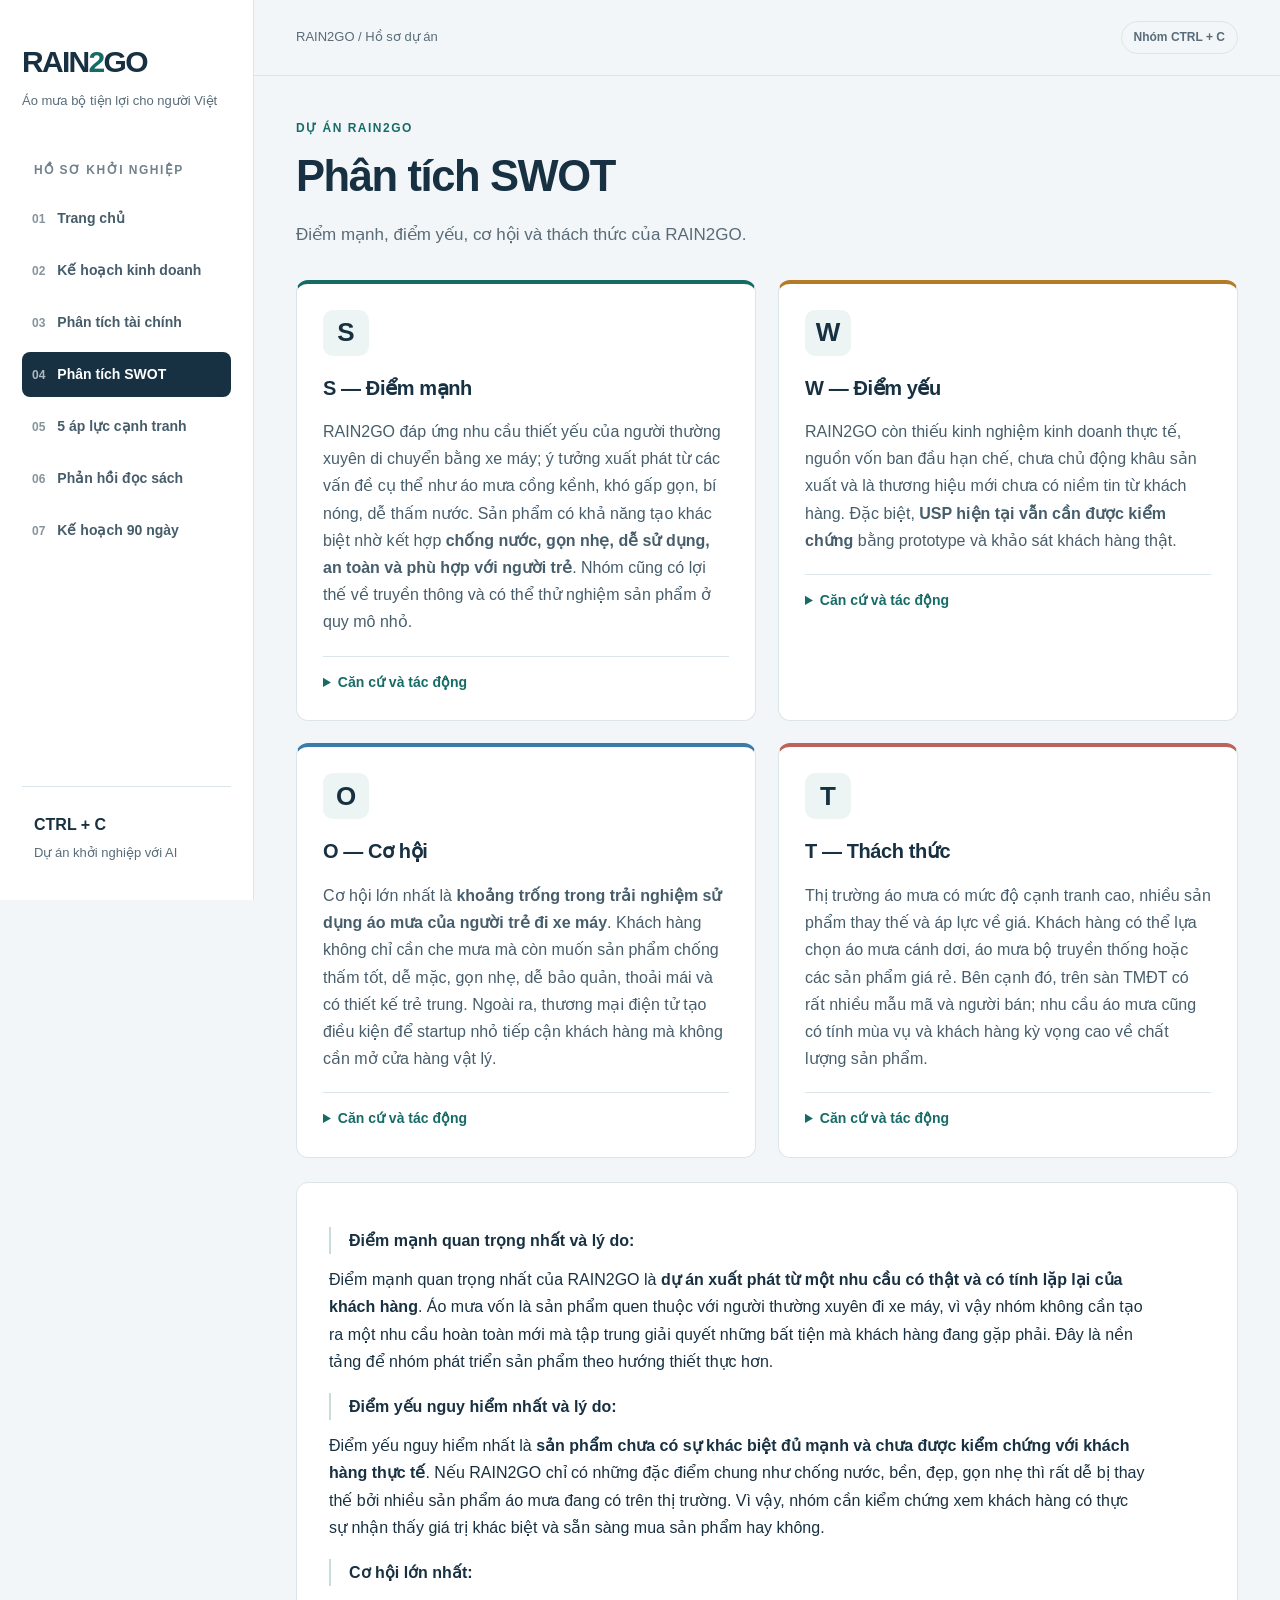
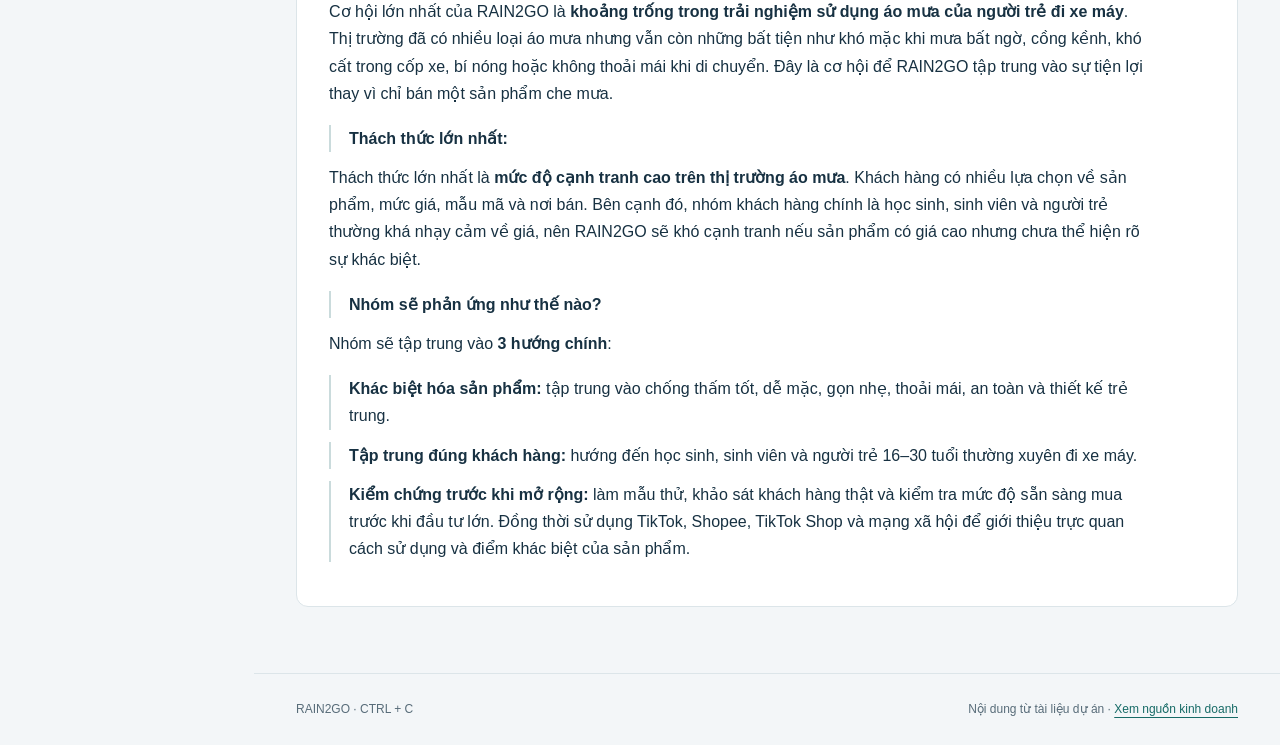
<file: swot.html>
<!doctype html><html lang="vi"><head><meta charset="utf-8"><meta name="viewport" content="width=device-width,initial-scale=1"><meta name="description" content="Điểm mạnh, điểm yếu, cơ hội và thách thức của RAIN2GO."><title>Phân tích SWOT · RAIN2GO</title><link rel="stylesheet" href="style.css"><link rel="icon" href="data:image/svg+xml,%3Csvg xmlns='http://www.w3.org/2000/svg' viewBox='0 0 32 32'%3E%3Crect width='32' height='32' rx='8' fill='%23153243'/%3E%3Ctext x='8' y='24' fill='%23b9ee73' font-size='24'%3ER%3C/text%3E%3C/svg%3E"></head><body><a class="skip" href="#main">Đến nội dung</a><aside class="sidebar"><a class="brand" href="index.html">RAIN<span>2</span>GO</a><p class="brand-caption">Áo mưa bộ tiện lợi cho người Việt</p><div class="nav-label">HỒ SƠ KHỞI NGHIỆP</div><nav aria-label="Điều hướng chính"><a href="index.html" ><span class="nav-num">01</span>Trang chủ</a><a href="business-plan.html" ><span class="nav-num">02</span>Kế hoạch kinh doanh</a><a href="financial-analysis.html" ><span class="nav-num">03</span>Phân tích tài chính</a><a href="swot.html" aria-current="page"><span class="nav-num">04</span>Phân tích SWOT</a><a href="five-forces.html" ><span class="nav-num">05</span>5 áp lực cạnh tranh</a><a href="reflections.html" ><span class="nav-num">06</span>Phản hồi đọc sách</a><a href="action-plan.html" ><span class="nav-num">07</span>Kế hoạch 90 ngày</a></nav><div class="sidebar-bottom"><strong>CTRL + C</strong><p>Dự án khởi nghiệp với AI</p></div></aside><div class="workspace"><header class="topbar"><span>RAIN2GO / Hồ sơ dự án</span><span class="pill">Nhóm CTRL + C</span></header><main id="main"><div class="page-heading"><p class="eyebrow">DỰ ÁN RAIN2GO</p><h1>Phân tích SWOT</h1><p class="lead">Điểm mạnh, điểm yếu, cơ hội và thách thức của RAIN2GO.</p></div><div class="grid two swot"><article class="card swot-0"><span class="letter">S</span><h2><strong>S — Điểm mạnh</strong></h2><p>RAIN2GO đáp ứng nhu cầu thiết yếu của người thường xuyên di chuyển bằng xe máy; ý tưởng xuất phát từ các vấn đề cụ thể như áo mưa cồng kềnh, khó gấp gọn, bí nóng, dễ thấm nước. Sản phẩm có khả năng tạo khác biệt nhờ kết hợp <strong>chống nước, gọn nhẹ, dễ sử dụng, an toàn và phù hợp với người trẻ</strong>. Nhóm cũng có lợi thế về truyền thông và có thể thử nghiệm sản phẩm ở quy mô nhỏ.</p><details><summary>Căn cứ và tác động</summary><h3>Căn cứ</h3><p>Nội dung phân tích của nhóm: sản phẩm đáp ứng nhu cầu thiết yếu; xuất phát từ vấn đề khách hàng; có khả năng tạo USP; lợi thế về PR, sáng tạo nội dung, truyền thông số; có thể thử nghiệm sản phẩm với quy mô nhỏ.</p><h3>Tác động đến dự án</h3><p>Có cơ sở để xây dựng sản phẩm theo hướng <strong>giải quyết vấn đề thực tế</strong>, đồng thời tận dụng năng lực truyền thông để tiếp cận người trẻ và kiểm chứng sản phẩm trước khi đầu tư lớn.</p></details></article><article class="card swot-1"><span class="letter">W</span><h2><strong>W — Điểm yếu</strong></h2><p>RAIN2GO còn thiếu kinh nghiệm kinh doanh thực tế, nguồn vốn ban đầu hạn chế, chưa chủ động khâu sản xuất và là thương hiệu mới chưa có niềm tin từ khách hàng. Đặc biệt, <strong>USP hiện tại vẫn cần được kiểm chứng</strong> bằng prototype và khảo sát khách hàng thật.</p><details><summary>Căn cứ và tác động</summary><h3>Căn cứ</h3><p>Nhóm xác định các hạn chế về kinh nghiệm, vốn, phụ thuộc nhà cung cấp, độ nhận diện thương hiệu và việc USP chưa được kiểm chứng.</p><h3>Tác động đến dự án</h3><p>Có thể ảnh hưởng đến <strong>chất lượng sản phẩm, khả năng kiểm soát chi phí, tiến độ và mức độ tin tưởng của khách hàng</strong>. Nhóm cần ưu tiên làm mẫu thử và kiểm chứng trước khi mở rộng.</p></details></article><article class="card swot-2"><span class="letter">O</span><h2><strong>O — Cơ hội</strong></h2><p>Cơ hội lớn nhất là <strong>khoảng trống trong trải nghiệm sử dụng áo mưa của người trẻ đi xe máy</strong>. Khách hàng không chỉ cần che mưa mà còn muốn sản phẩm chống thấm tốt, dễ mặc, gọn nhẹ, dễ bảo quản, thoải mái và có thiết kế trẻ trung. Ngoài ra, thương mại điện tử tạo điều kiện để startup nhỏ tiếp cận khách hàng mà không cần mở cửa hàng vật lý.</p><details><summary>Căn cứ và tác động</summary><h3>Căn cứ</h3><p>Nhóm xác định 5 cơ hội: nhu cầu thực tế, nhu cầu cải thiện trải nghiệm, kết hợp công năng và thời trang, cơ hội từ TMĐT và khoảng trống trong trải nghiệm của khách hàng trẻ.</p><h3>Tác động đến dự án</h3><p>Tạo điều kiện để RAIN2GO <strong>định vị rõ vào nhóm người trẻ đi xe máy</strong>, phát triển sản phẩm theo nhu cầu thực tế và tiếp cận khách hàng qua Shopee, TikTok Shop và mạng xã hội.</p></details></article><article class="card swot-3"><span class="letter">T</span><h2><strong>T — Thách thức</strong></h2><p>Thị trường áo mưa có mức độ cạnh tranh cao, nhiều sản phẩm thay thế và áp lực về giá. Khách hàng có thể lựa chọn áo mưa cánh dơi, áo mưa bộ truyền thống hoặc các sản phẩm giá rẻ. Bên cạnh đó, trên sàn TMĐT có rất nhiều mẫu mã và người bán; nhu cầu áo mưa cũng có tính mùa vụ và khách hàng kỳ vọng cao về chất lượng sản phẩm.</p><details><summary>Căn cứ và tác động</summary><h3>Căn cứ</h3><p>Nhóm xác định 6 thách thức: cạnh tranh cao, nhiều sản phẩm thay thế, cạnh tranh về giá, nhiều lựa chọn trên sàn TMĐT, nhu cầu mùa vụ và rủi ro từ kỳ vọng khách hàng. Đặc biệt, dữ liệu nhóm nghiên cứu ghi nhận khoảng <strong>5.488 shop có lượt bán trong ngành hàng áo mưa trên nền tảng Metric theo dõi năm 2025</strong>.</p><h3>Tác động đến dự án</h3><p>RAIN2GO khó cạnh tranh nếu chỉ bán <strong>một chiếc áo mưa thông thường hoặc cạnh tranh bằng giá thấp</strong>. Dự án cần tập trung vào sự khác biệt về trải nghiệm, thiết kế, tính tiện lợi và nội dung truyền thông trực quan.</p></details></article></div><section class="paper prose"><p class="list-line"><strong>Điểm mạnh quan trọng nhất và lý do:</strong></p><p>Điểm mạnh quan trọng nhất của RAIN2GO là <strong>dự án xuất phát từ một nhu cầu có thật và có tính lặp lại của khách hàng</strong>. Áo mưa vốn là sản phẩm quen thuộc với người thường xuyên đi xe máy, vì vậy nhóm không cần tạo ra một nhu cầu hoàn toàn mới mà tập trung giải quyết những bất tiện mà khách hàng đang gặp phải. Đây là nền tảng để nhóm phát triển sản phẩm theo hướng thiết thực hơn.</p><p class="list-line"><strong>Điểm yếu nguy hiểm nhất và lý do:</strong></p><p>Điểm yếu nguy hiểm nhất là <strong>sản phẩm chưa có sự khác biệt đủ mạnh và chưa được kiểm chứng với khách hàng thực tế</strong>. Nếu RAIN2GO chỉ có những đặc điểm chung như chống nước, bền, đẹp, gọn nhẹ thì rất dễ bị thay thế bởi nhiều sản phẩm áo mưa đang có trên thị trường. Vì vậy, nhóm cần kiểm chứng xem khách hàng có thực sự nhận thấy giá trị khác biệt và sẵn sàng mua sản phẩm hay không.</p><p class="list-line"><strong>Cơ hội lớn nhất:</strong></p><p>Cơ hội lớn nhất của RAIN2GO là <strong>khoảng trống trong trải nghiệm sử dụng áo mưa của người trẻ đi xe máy</strong>. Thị trường đã có nhiều loại áo mưa nhưng vẫn còn những bất tiện như khó mặc khi mưa bất ngờ, cồng kềnh, khó cất trong cốp xe, bí nóng hoặc không thoải mái khi di chuyển. Đây là cơ hội để RAIN2GO tập trung vào sự tiện lợi thay vì chỉ bán một sản phẩm che mưa.</p><p class="list-line"><strong>Thách thức lớn nhất:</strong></p><p>Thách thức lớn nhất là <strong>mức độ cạnh tranh cao trên thị trường áo mưa</strong>. Khách hàng có nhiều lựa chọn về sản phẩm, mức giá, mẫu mã và nơi bán. Bên cạnh đó, nhóm khách hàng chính là học sinh, sinh viên và người trẻ thường khá nhạy cảm về giá, nên RAIN2GO sẽ khó cạnh tranh nếu sản phẩm có giá cao nhưng chưa thể hiện rõ sự khác biệt.</p><p class="list-line"><strong>Nhóm sẽ phản ứng như thế nào?</strong></p><p>Nhóm sẽ tập trung vào <strong>3 hướng chính</strong>:</p><p class="list-line"><strong>Khác biệt hóa sản phẩm:</strong> tập trung vào chống thấm tốt, dễ mặc, gọn nhẹ, thoải mái, an toàn và thiết kế trẻ trung.</p><p class="list-line"><strong>Tập trung đúng khách hàng:</strong> hướng đến học sinh, sinh viên và người trẻ 16–30 tuổi thường xuyên đi xe máy.</p><p class="list-line"><strong>Kiểm chứng trước khi mở rộng:</strong> làm mẫu thử, khảo sát khách hàng thật và kiểm tra mức độ sẵn sàng mua trước khi đầu tư lớn. Đồng thời sử dụng TikTok, Shopee, TikTok Shop và mạng xã hội để giới thiệu trực quan cách sử dụng và điểm khác biệt của sản phẩm.</p></section></main><footer>RAIN2GO · CTRL + C <span>Nội dung từ tài liệu dự án · <a href="sources/business_plan.md">Xem nguồn kinh doanh</a></span></footer></div></body></html>
</file>
<file: style.css>
@charset "UTF-8";
:root{--ink:#173142;--muted:#586c79;--line:#dce5e9;--bg:#f3f6f8;--green:#c4f184;--teal:#176b67}*{box-sizing:border-box}html{scroll-behavior:smooth}body{margin:0;color:var(--ink);background:var(--bg);font:16px/1.7 "Segoe UI",Arial,sans-serif}a{color:var(--teal);text-underline-offset:4px}a:focus-visible,summary:focus-visible{outline:3px solid #147d86;outline-offset:5px}h1,h2,h3,p{margin-top:0}h1{font-size:clamp(2rem,3.4vw,3.3rem);letter-spacing:-1.4px;line-height:1.2;margin-bottom:18px}h2{font-size:1.45rem;line-height:1.4;letter-spacing:-.4px}h3{font-size:1.1rem;line-height:1.5}p{margin-bottom:18px}.sidebar{width:254px;position:fixed;inset:0 auto 0 0;background:#fff;border-right:1px solid var(--line);padding:36px 22px;display:flex;flex-direction:column}.brand{font-size:30px;letter-spacing:-1.7px;font-weight:900;text-decoration:none;color:var(--ink)}.brand span{color:var(--teal)}.brand .brand-dot{font-size:13px;vertical-align:top;margin-left:3px}.brand-caption{font-size:13px;color:var(--muted);margin:3px 0 48px}.nav-label,.eyebrow{font-size:12px;font-weight:750;letter-spacing:1.5px}.nav-label{color:#71828b;margin:0 12px 16px}nav{display:grid;gap:7px}nav a{color:#465c6a;display:flex;align-items:center;gap:12px;padding:12px 10px;border-radius:8px;text-decoration:none;font-size:14px;font-weight:600;line-height:1.5}nav a:hover{background:#edf4f4}nav a[aria-current]{background:var(--ink);color:white}.nav-num{font-size:12px;opacity:.65}.sidebar-bottom{margin-top:auto;padding:24px 12px 0;border-top:1px solid var(--line)}.sidebar-bottom p{font-size:13px;margin:4px 0 0;color:var(--muted)}.workspace{margin-left:254px}.topbar{height:76px;border-bottom:1px solid var(--line);display:flex;align-items:center;justify-content:space-between;padding:0 42px;font-size:13px;color:var(--muted)}main{max-width:1380px;margin:auto;padding:42px}.pill{border:1px solid var(--line);border-radius:30px;padding:5px 12px;font-size:12px;font-weight:650}.page-heading{margin-bottom:30px}.eyebrow{color:var(--teal);margin-bottom:12px}.lead{max-width:780px;color:var(--muted);font-size:17px}.hero{background:var(--ink);color:#fff;padding:40px;border-radius:18px;display:grid;grid-template-columns:1.7fr 1fr;gap:40px}.hero h2{font-size:clamp(1.8rem,2.7vw,2.65rem);line-height:1.28;margin:26px 0 18px;letter-spacing:-1px}.hero p{color:#cfdee7;max-width:520px}.light{color:var(--green);border-color:#48606e}.button{display:inline-block;padding:12px 19px;background:var(--green);color:var(--ink);border-radius:7px;text-decoration:none;font-weight:700;font-size:14px}.button:hover{filter:brightness(.95)}.button.dark{background:var(--ink);color:#fff}.hero-aside{border-left:1px solid #4d616e;padding:20px 0 0 34px}.hero-aside span{font-size:11px;letter-spacing:1.5px;color:#aec5d2}.hero-aside p{font-size:22px;font-weight:600;line-height:1.65;color:var(--green);margin:16px 0 0}.section-title{display:flex;justify-content:space-between;align-items:center;gap:15px;margin:35px 0 18px}.section-title h2{margin:0}.section-title a{font-size:14px}.kpi-grid{display:grid;grid-template-columns:repeat(4,minmax(0,1fr));gap:16px}.kpi,.card,.paper{background:white;border:1px solid var(--line);border-radius:12px;padding:26px}.kpi{padding:22px}.kpi p{font-size:13px;color:var(--muted);margin-bottom:18px;min-height:44px}.kpi strong{font-size:clamp(1.4rem,2.1vw,2rem);display:block;letter-spacing:-.8px;line-height:1.3}.kpi span{font-size:13px;color:var(--muted)}.note{border-left:3px solid var(--teal);background:#e8f1f2;padding:17px 21px;margin:24px 0;font-size:14px;color:#385461;border-radius:0 8px 8px 0}.grid{display:grid;gap:22px;margin:24px 0}.three{grid-template-columns:repeat(3,minmax(0,1fr))}.two{grid-template-columns:repeat(2,minmax(0,1fr))}.card p:last-child{margin-bottom:0}.card p{color:#465e6c}.route-card{text-decoration:none;color:var(--ink);transition:border-color .15s}.route-card:hover{border-color:var(--teal)}.route-card span{font-size:13px;color:var(--teal)}.paper{margin:24px 0;padding:32px}.prose{overflow-wrap:anywhere}.prose h2{margin-top:35px}.prose h2:first-child{margin-top:0}.prose h3{margin-top:30px}.prose p{max-width:92ch}.list-line{padding-left:18px;border-left:2px solid #cadbdc;margin:12px 0}.table-wrap{overflow:auto;margin:22px 0;border:1px solid var(--line);border-radius:8px}table{width:100%;border-collapse:collapse;font-size:14px;min-width:600px}th,td{text-align:left;vertical-align:top;padding:16px;border-bottom:1px solid var(--line);min-width:140px}th{background:#edf3f5;color:#355261;font-size:13px}tr:last-child td{border-bottom:0}td{line-height:1.7}.swot .card{position:relative;border-top:4px solid var(--teal)}.swot .swot-1{border-top-color:#b47b26}.swot .swot-2{border-top-color:#397ca9}.swot .swot-3{border-top-color:#bd635b}.letter{display:inline-grid;place-items:center;width:46px;height:46px;background:#edf4f4;border-radius:10px;font-size:26px;font-weight:800;margin-bottom:18px}.swot h2{font-size:20px}details{border-top:1px solid var(--line);padding-top:14px;margin-top:20px}summary{font-size:14px;font-weight:700;color:var(--teal);cursor:pointer}details p{font-size:14px;margin-top:14px}.forces{display:grid;gap:20px}.force{display:grid;grid-template-columns:56px 1fr;gap:22px}.force-number{font-size:26px;font-weight:750;color:#879da9}.force-head{display:flex;justify-content:space-between;align-items:flex-start;gap:18px}.force h2{font-size:20px}.badge{font-size:13px;border-radius:20px;padding:4px 12px;white-space:nowrap;font-weight:700}.high{background:#f9e9e5;color:#9d4937}.medium{background:#fbf0d9;color:#825e16}.bar-item{margin:22px 0}.bar-item>div:first-child{display:flex;justify-content:space-between;gap:12px;font-size:14px;margin-bottom:8px}.bar-track{height:12px;background:#edf2f5;border-radius:6px;overflow:hidden}.bar-fill{height:100%;background:var(--teal);border-radius:6px}.bar-item:last-child .bar-fill{background:#85b747}.muted{color:var(--muted);font-size:13px}.compact h2{font-size:23px}.compact p{font-size:14px}.book-label{display:block;font-size:13px;color:var(--teal);font-weight:650;margin-bottom:18px}.reflection-card{display:flex;flex-direction:column;align-items:flex-start}.reflection-card p{flex:1}.source-link{display:block;font-size:12px;margin-top:18px;overflow-wrap:anywhere}.reading{max-width:880px;padding:40px;margin:25px auto;font-size:17px;line-height:1.9}.back{font-size:14px}.timeline{border-left:2px solid #a8c2c5;margin:35px 0 30px 10px;padding-left:30px;display:grid;gap:22px}.timeline .card{position:relative}.timeline .card:before{content:'';width:14px;height:14px;background:var(--teal);border:3px solid var(--bg);border-radius:50%;position:absolute;left:-39px;top:33px}footer{border-top:1px solid var(--line);padding:25px 42px;display:flex;justify-content:space-between;gap:20px;font-size:12px;color:var(--muted)}.skip{position:fixed;top:-100px;z-index:10;background:white;padding:15px}.skip:focus{top:10px}@media(min-width:1600px){main{padding:48px 55px}}@media(max-width:1150px){.sidebar{width:224px;padding:28px 16px}.workspace{margin-left:224px}main{padding:28px}.topbar{padding:0 28px}.kpi-grid{grid-template-columns:repeat(2,minmax(0,1fr))}.three{grid-template-columns:1fr}.hero{padding:30px;gap:25px}.two{grid-template-columns:1fr}}@media(max-width:720px){.sidebar{position:static;width:100%;padding:20px;border-right:0;border-bottom:1px solid var(--line)}.brand-caption{margin-bottom:18px}.nav-label,.sidebar-bottom{display:none}nav{grid-template-columns:repeat(2,minmax(0,1fr));gap:5px}nav a{font-size:13px;padding:10px 8px}.workspace{margin-left:0}.topbar{height:58px;padding:0 20px;font-size:12px}main{padding:26px 18px}.page-heading{margin-bottom:24px}h1{letter-spacing:-.7px}.hero{grid-template-columns:1fr;padding:26px;gap:26px}.hero-aside{border-left:0;border-top:1px solid #4d616e;padding:22px 0 0}.hero-aside p{font-size:18px;columns:2}.kpi{padding:17px}.kpi-grid{gap:10px}.kpi strong{font-size:23px}.section-title{align-items:flex-start}.section-title h2{font-size:20px}.paper,.card{padding:22px}.force{grid-template-columns:1fr;gap:10px}.force-number{font-size:18px}.force-head{flex-wrap:wrap;gap:8px;margin-bottom:18px}.force-head h2{margin:0}.reading{padding:24px;font-size:16px}.bar-item>div:first-child{flex-wrap:wrap}.timeline{padding-left:22px}.timeline .card:before{left:-31px}footer{padding:24px 20px;flex-direction:column;gap:8px}}@media(prefers-reduced-motion:reduce){html{scroll-behavior:auto}*{transition:none!important}}@media print{.sidebar,.topbar,footer,.skip{display:none}.workspace{margin:0}main{padding:0}.card,.paper{break-inside:avoid}.hero{background:white;color:black}.hero p,.hero-aside p{color:black}}
</file>
